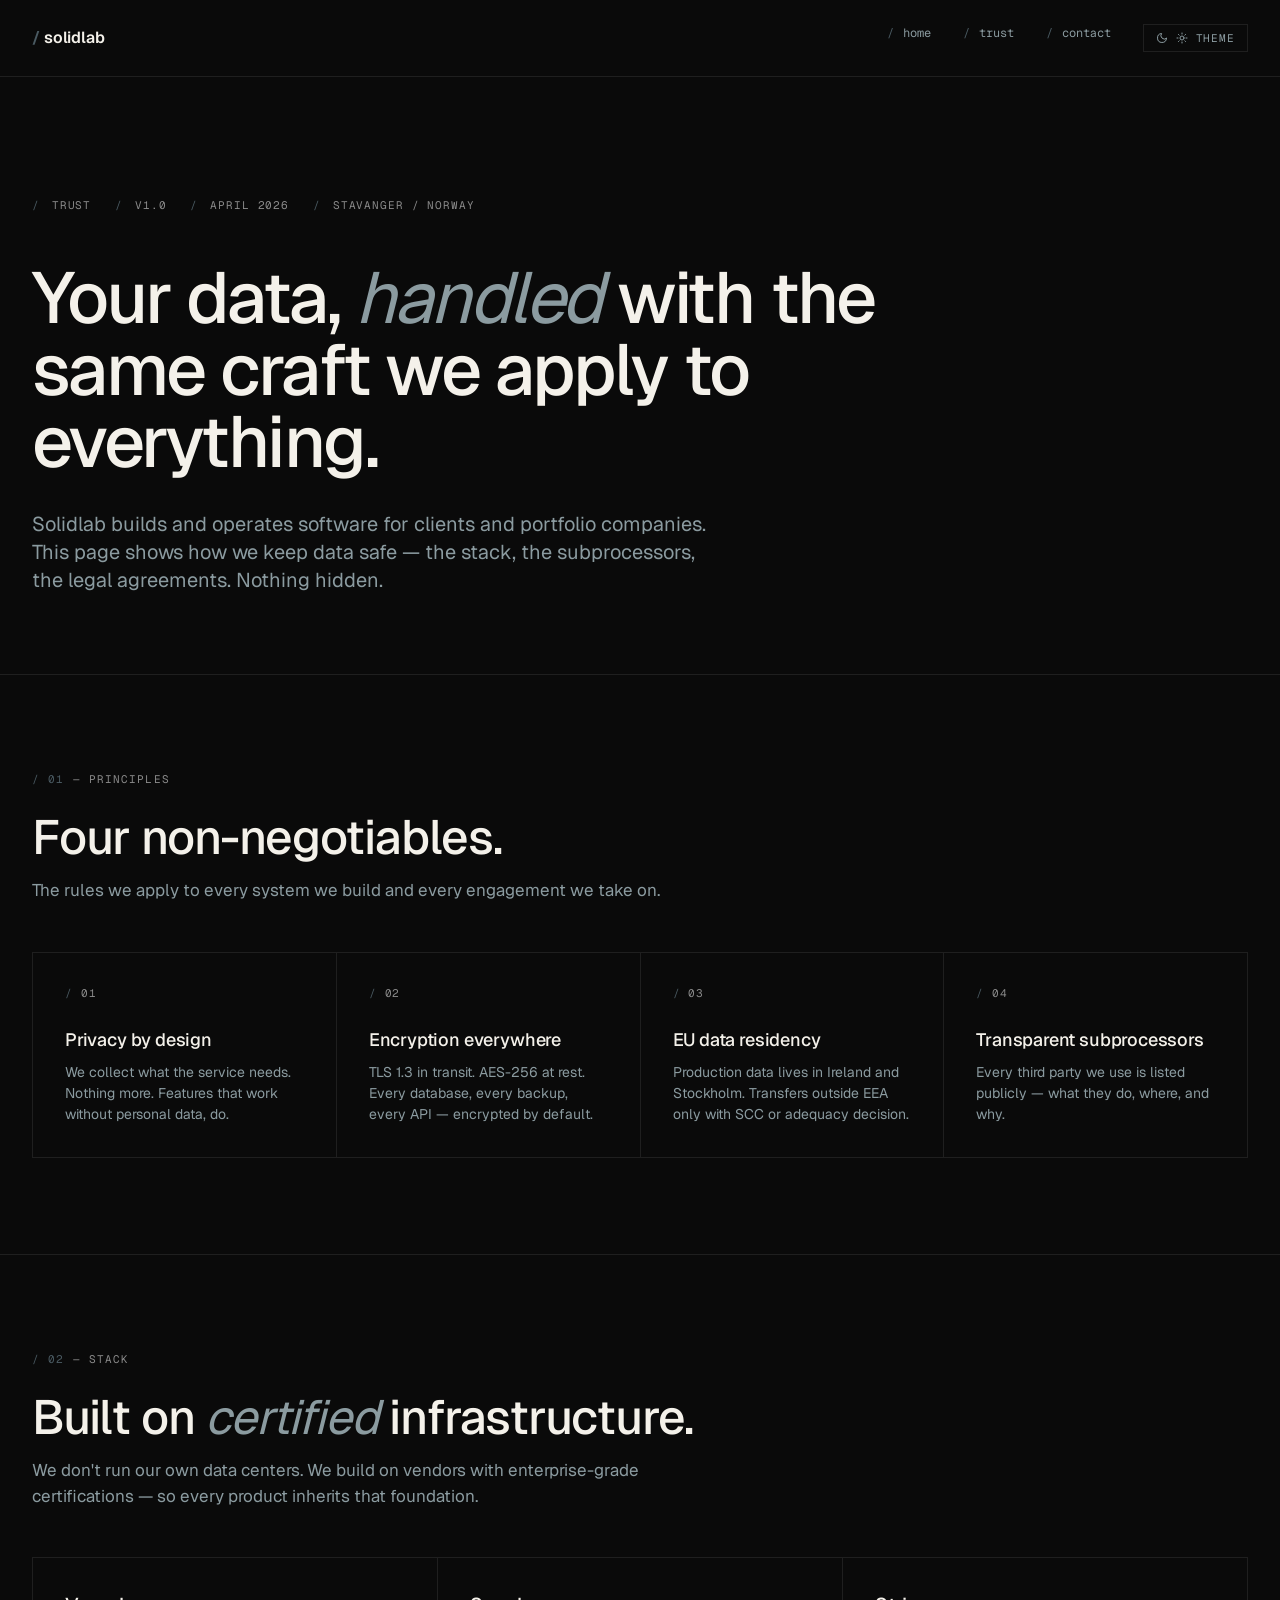
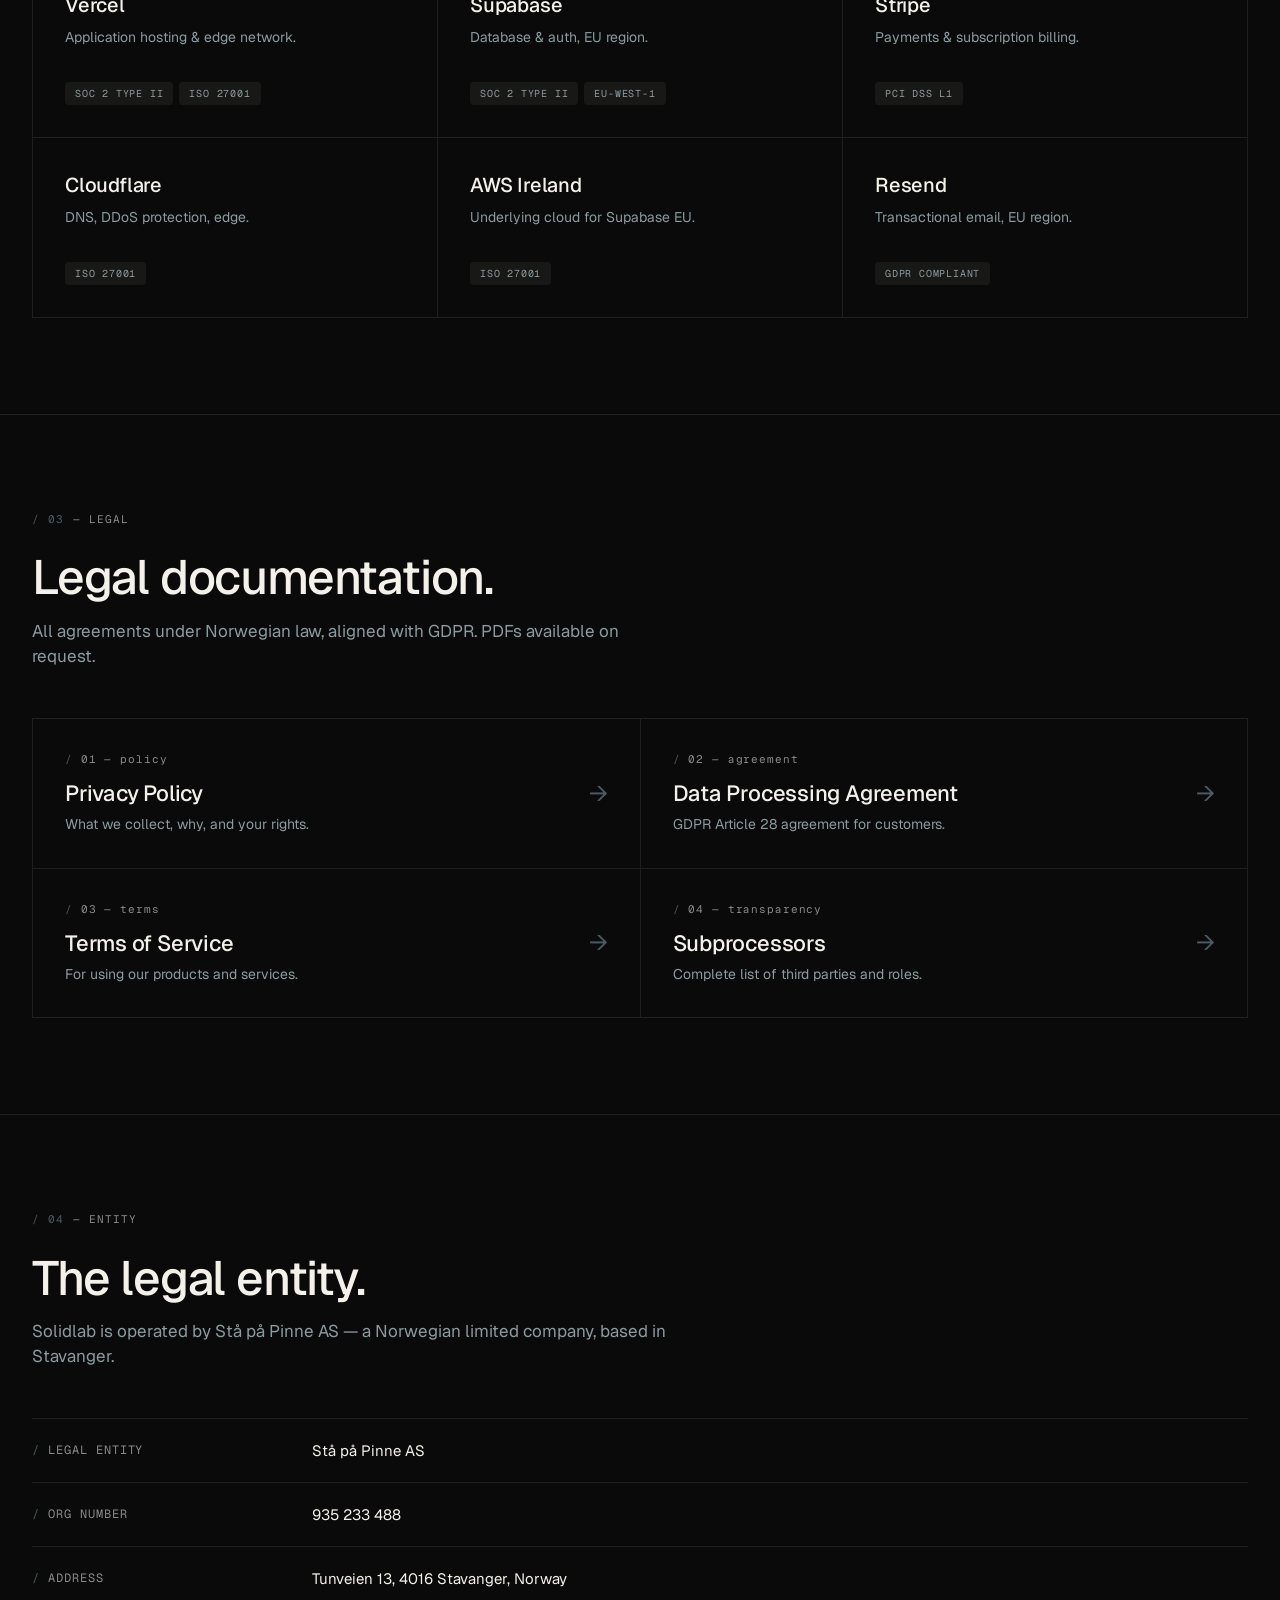
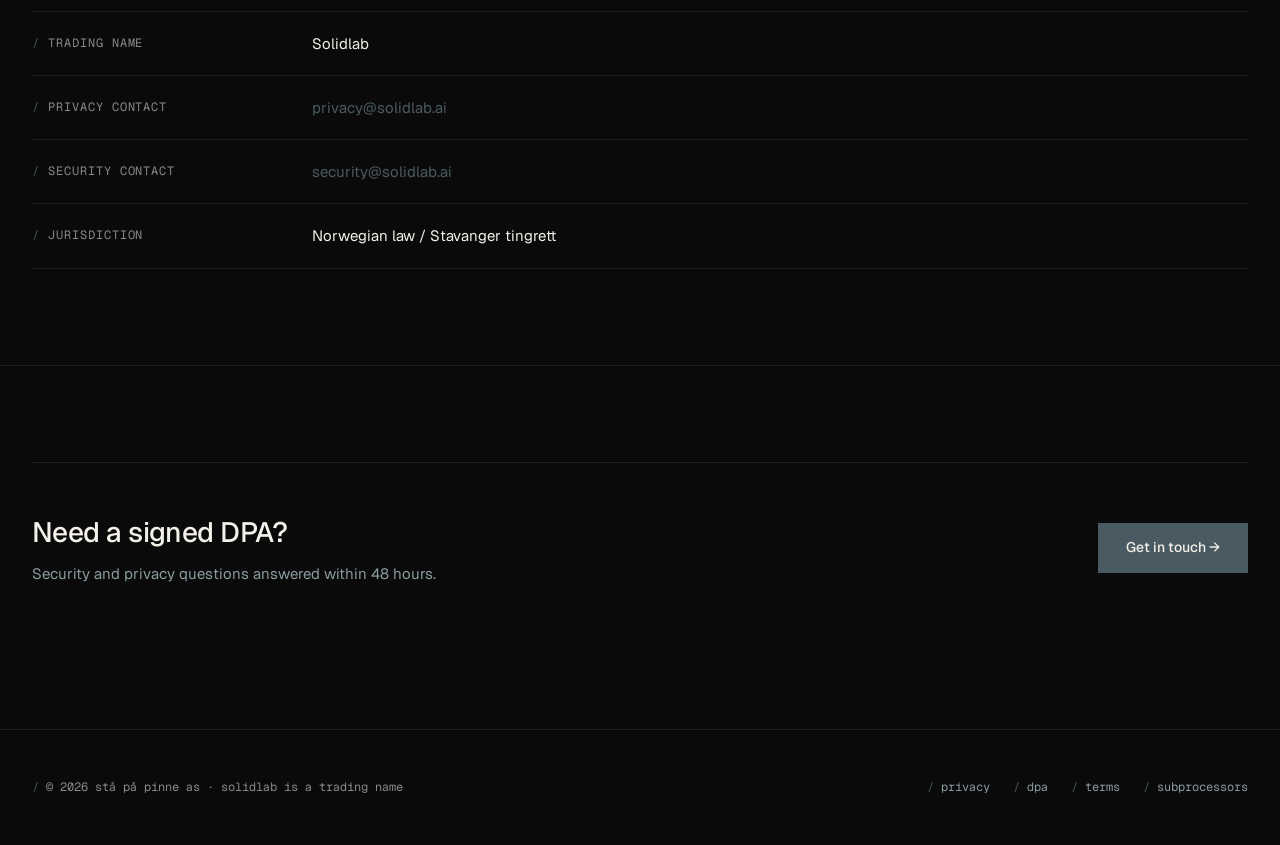
<file: trust.html>
<!DOCTYPE html>
<html lang="en">
<head>
<meta charset="UTF-8"/>
<script>
  // Theme initialization — runs before any render to prevent flash
  // Matches main solidlab.ai site exactly
  (function() {
    try {
      var saved = localStorage.getItem("solidlab-theme");
      if (saved === "light" || saved === "dark") {
        document.documentElement.setAttribute("data-theme", saved);
      } else {
        document.documentElement.setAttribute("data-theme", "dark");
      }
    } catch (e) {
      document.documentElement.setAttribute("data-theme", "dark");
    }
  })();
</script>
<meta name="viewport" content="width=device-width, initial-scale=1"/>
<title>/ trust — Solidlab</title>
<meta name="description" content="How Solidlab handles data. Stack, subprocessors, and legal documentation. Built in Stavanger."/>
<link rel="icon" type="image/svg+xml" href="/favicon.svg" media="(prefers-color-scheme: dark)">
<link rel="icon" type="image/svg+xml" href="/favicon-light.svg" media="(prefers-color-scheme: light)">
<link rel="icon" type="image/svg+xml" href="/favicon.svg">
<link rel="canonical" href="https://solidlab.ai/trust"/>
<link rel="preconnect" href="https://fonts.googleapis.com">
<link rel="preconnect" href="https://fonts.gstatic.com" crossorigin>
<link href="https://fonts.googleapis.com/css2?family=Geist:wght@400;500;600;700&family=Geist+Mono:wght@400;500&display=swap" rel="stylesheet">
<style>
  :root {
    /* dark is default — per brand spec v1.1 */
    --bg: #0A0A0A;
    --fg: #F4F1EA;
    --fg-secondary: #8B9BA0;
    --fg-tertiary: #8A8A8A;
    --accent: #4A5A62;
    --accent-hover: #6B8290;
    --divider: #1F1F1F;
    --tag-bg: rgba(244, 241, 234, 0.06);
    color-scheme: dark;
  }
  [data-theme="light"] {
    --bg: #F4F1EA;
    --fg: #0A0A0A;
    --fg-secondary: #5A5A5A;
    --fg-tertiary: #8A8A8A;
    --accent: #4A5A62;
    --accent-hover: #2F3B41;
    --divider: #E8E4DB;
    --tag-bg: rgba(10, 10, 10, 0.04);
    color-scheme: light;
  }

  /* theme toggle */
  .theme-toggle {
    display: inline-flex;
    align-items: center;
    gap: 8px;
    background: transparent;
    border: 1px solid var(--divider);
    color: var(--fg-secondary);
    padding: 6px 12px;
    font-family: 'Geist Mono', monospace;
    font-size: 11px;
    text-transform: uppercase;
    letter-spacing: 0.08em;
    cursor: pointer;
    transition: all 0.2s;
    font-weight: 400;
  }
  .theme-toggle:hover {
    color: var(--fg);
    border-color: var(--accent);
  }
  .theme-toggle .slash { color: var(--accent); }
  .theme-toggle .icon {
    width: 12px;
    height: 12px;
    display: inline-block;
  }
  /* Show correct icon based on theme */
  [data-theme="light"] .icon-sun { display: inline-block; }
  [data-theme="light"] .icon-moon { display: none; }
  .icon-sun { display: none; }
  .icon-moon { display: inline-block; }
  * { margin: 0; padding: 0; box-sizing: border-box; }
  html { scroll-behavior: smooth; }
  body {
    background: var(--bg);
    color: var(--fg);
    font-family: 'Geist', -apple-system, system-ui, sans-serif;
    font-size: 16px;
    line-height: 1.55;
    -webkit-font-smoothing: antialiased;
    font-feature-settings: 'ss01' on;
  }
  .container { max-width: 1280px; margin: 0 auto; padding: 0 32px; }

  /* NAV */
  nav {
    padding: 24px 0;
    border-bottom: 1px solid var(--divider);
  }
  nav .container { display: flex; justify-content: space-between; align-items: center; }
  nav .logo {
    color: var(--fg);
    text-decoration: none;
    font-weight: 600;
    font-size: 16px;
    letter-spacing: -0.01em;
  }
  nav .logo .slash { color: var(--accent); margin-right: 4px; }
  nav .links { display: flex; gap: 32px; font-family: 'Geist Mono', monospace; font-size: 12px; }
  nav .links a {
    color: var(--fg-secondary);
    text-decoration: none;
    transition: color 0.2s;
  }
  nav .links a .slash { color: var(--accent); margin-right: 2px; }
  nav .links a:hover { color: var(--fg); }

  /* HERO */
  header.hero {
    padding: 120px 0 80px;
    border-bottom: 1px solid var(--divider);
  }
  .meta-row {
    display: flex;
    gap: 24px;
    font-family: 'Geist Mono', monospace;
    font-size: 11px;
    text-transform: uppercase;
    letter-spacing: 0.08em;
    color: var(--fg-tertiary);
    margin-bottom: 48px;
  }
  .meta-row .slash { color: var(--accent); margin-right: 4px; }
  h1 {
    font-size: 72px;
    font-weight: 500;
    letter-spacing: -0.035em;
    line-height: 1;
    margin-bottom: 32px;
    max-width: 980px;
  }
  h1 em { font-style: italic; font-weight: 400; color: var(--fg-secondary); }
  .lead {
    font-size: 20px;
    color: var(--fg-secondary);
    max-width: 680px;
    line-height: 1.4;
  }

  /* SECTIONS */
  section {
    padding: 96px 0;
    border-bottom: 1px solid var(--divider);
  }
  section:last-of-type { border-bottom: none; }
  .section-label {
    font-family: 'Geist Mono', monospace;
    font-size: 11px;
    text-transform: uppercase;
    letter-spacing: 0.1em;
    color: var(--fg-tertiary);
    margin-bottom: 24px;
  }
  .section-label .num { color: var(--accent); }
  h2 {
    font-size: 48px;
    font-weight: 500;
    letter-spacing: -0.025em;
    line-height: 1.05;
    margin-bottom: 16px;
    max-width: 720px;
  }
  h2 em { font-style: italic; color: var(--fg-secondary); font-weight: 400; }
  .section-desc {
    color: var(--fg-secondary);
    margin-bottom: 48px;
    max-width: 640px;
    font-size: 17px;
    line-height: 1.5;
  }

  /* PRINCIPLES GRID */
  .principles {
    display: grid;
    grid-template-columns: repeat(4, 1fr);
    border-top: 1px solid var(--divider);
    border-left: 1px solid var(--divider);
  }
  .principle {
    padding: 32px;
    border-right: 1px solid var(--divider);
    border-bottom: 1px solid var(--divider);
  }
  .principle .num {
    font-family: 'Geist Mono', monospace;
    font-size: 11px;
    color: var(--fg-tertiary);
    margin-bottom: 24px;
    letter-spacing: 0.08em;
  }
  .principle .num .slash { color: var(--accent); }
  .principle h3 {
    font-size: 18px;
    font-weight: 500;
    margin-bottom: 8px;
    letter-spacing: -0.01em;
  }
  .principle p { color: var(--fg-secondary); font-size: 14px; line-height: 1.5; }

  /* INFRA GRID */
  .infra-grid {
    display: grid;
    grid-template-columns: repeat(3, 1fr);
    border-top: 1px solid var(--divider);
    border-left: 1px solid var(--divider);
  }
  .infra {
    padding: 32px;
    border-right: 1px solid var(--divider);
    border-bottom: 1px solid var(--divider);
    display: flex;
    flex-direction: column;
    justify-content: space-between;
    min-height: 180px;
  }
  .infra h3 { font-size: 20px; font-weight: 500; margin-bottom: 6px; letter-spacing: -0.01em; }
  .infra p { color: var(--fg-secondary); font-size: 14px; margin-bottom: 20px; }
  .tag {
    display: inline-block;
    padding: 4px 10px;
    border-radius: 4px;
    background: var(--tag-bg);
    font-family: 'Geist Mono', monospace;
    font-size: 10px;
    text-transform: uppercase;
    letter-spacing: 0.08em;
    color: var(--fg-secondary);
    margin-right: 6px;
  }

  /* LEGAL GRID */
  .legal-grid {
    display: grid;
    grid-template-columns: repeat(2, 1fr);
    gap: 0;
    border-top: 1px solid var(--divider);
    border-left: 1px solid var(--divider);
  }
  .legal-item {
    padding: 32px;
    border-right: 1px solid var(--divider);
    border-bottom: 1px solid var(--divider);
    text-decoration: none;
    color: var(--fg);
    display: flex;
    justify-content: space-between;
    align-items: center;
    transition: background 0.2s;
  }
  .legal-item:hover { background: var(--tag-bg); }
  .legal-item .meta {
    font-family: 'Geist Mono', monospace;
    font-size: 11px;
    color: var(--fg-tertiary);
    letter-spacing: 0.08em;
    margin-bottom: 8px;
  }
  .legal-item .meta .slash { color: var(--accent); }
  .legal-item .title { font-size: 22px; font-weight: 500; letter-spacing: -0.01em; margin-bottom: 4px; }
  .legal-item .desc { font-size: 14px; color: var(--fg-secondary); }
  .legal-item .arrow { color: var(--accent); font-size: 24px; }

  /* ENTITY TABLE */
  .entity-table {
    width: 100%;
    border-top: 1px solid var(--divider);
    border-collapse: collapse;
  }
  .entity-table tr { border-bottom: 1px solid var(--divider); }
  .entity-table td {
    padding: 20px 0;
    font-size: 15px;
    vertical-align: top;
  }
  .entity-table td:first-child {
    width: 280px;
    font-family: 'Geist Mono', monospace;
    font-size: 12px;
    color: var(--fg-tertiary);
    text-transform: uppercase;
    letter-spacing: 0.08em;
    padding-top: 22px;
  }
  .entity-table td:first-child .slash { color: var(--accent); }
  .entity-table a { color: var(--accent); text-decoration: none; }
  .entity-table a:hover { color: var(--accent-hover); text-decoration: underline; }

  /* CONTACT */
  .contact-block {
    padding: 48px 0;
    display: flex;
    justify-content: space-between;
    align-items: center;
    gap: 48px;
    border-top: 1px solid var(--divider);
  }
  .contact-block h3 { font-size: 28px; font-weight: 500; letter-spacing: -0.02em; margin-bottom: 8px; }
  .contact-block p { color: var(--fg-secondary); font-size: 15px; }
  .btn {
    background: var(--accent);
    color: var(--fg);
    padding: 14px 28px;
    text-decoration: none;
    font-weight: 500;
    font-size: 14px;
    transition: background 0.2s;
    border: none;
    white-space: nowrap;
    font-family: 'Geist', sans-serif;
  }
  [data-theme="light"] .btn { color: #F4F1EA; }
  .btn:hover { background: var(--accent-hover); }

  /* FOOTER */
  footer {
    padding: 48px 0;
    color: var(--fg-tertiary);
    font-size: 12px;
    font-family: 'Geist Mono', monospace;
    border-top: 1px solid var(--divider);
  }
  footer .container {
    display: flex;
    justify-content: space-between;
    flex-wrap: wrap;
    gap: 16px;
  }
  footer .slash { color: var(--accent); }
  footer a { color: var(--fg-secondary); text-decoration: none; margin-left: 16px; }
  footer a:hover { color: var(--fg); }

  @media (max-width: 900px) {
    h1 { font-size: 44px; }
    h2 { font-size: 32px; }
    .principles, .infra-grid { grid-template-columns: 1fr; }
    .legal-grid { grid-template-columns: 1fr; }
    .contact-block { flex-direction: column; align-items: flex-start; }
    .entity-table td:first-child { width: 160px; font-size: 10px; }
  }
</style>
</head>
<body>

<nav>
  <div class="container">
    <a href="/" class="logo"><span class="slash">/</span>solidlab</a>
    <div class="links">
      <a href="/"><span class="slash">/</span> home</a>
      <a href="/trust"><span class="slash">/</span> trust</a>
      <a href="mailto:hello@solidlab.ai"><span class="slash">/</span> contact</a>
      <button class="theme-toggle" onclick="toggleTheme()" aria-label="Toggle theme">
        <svg class="icon icon-moon" viewBox="0 0 24 24" fill="none" stroke="currentColor" stroke-width="2" stroke-linecap="round" stroke-linejoin="round"><path d="M21 12.79A9 9 0 1 1 11.21 3 7 7 0 0 0 21 12.79z"/></svg>
        <svg class="icon icon-sun" viewBox="0 0 24 24" fill="none" stroke="currentColor" stroke-width="2" stroke-linecap="round" stroke-linejoin="round"><circle cx="12" cy="12" r="4"/><line x1="12" y1="2" x2="12" y2="4"/><line x1="12" y1="20" x2="12" y2="22"/><line x1="4.93" y1="4.93" x2="6.34" y2="6.34"/><line x1="17.66" y1="17.66" x2="19.07" y2="19.07"/><line x1="2" y1="12" x2="4" y2="12"/><line x1="20" y1="12" x2="22" y2="12"/><line x1="4.93" y1="19.07" x2="6.34" y2="17.66"/><line x1="17.66" y1="6.34" x2="19.07" y2="4.93"/></svg>
        <span class="theme-label">theme</span>
      </button>
    </div>
  </div>
</nav>

<header class="hero">
  <div class="container">
    <div class="meta-row">
      <span><span class="slash">/</span> trust</span>
      <span><span class="slash">/</span> v1.0</span>
      <span><span class="slash">/</span> april 2026</span>
      <span><span class="slash">/</span> stavanger / norway</span>
    </div>
    <h1>Your data, <em>handled</em> with the same craft we apply to everything.</h1>
    <p class="lead">Solidlab builds and operates software for clients and portfolio companies. This page shows how we keep data safe — the stack, the subprocessors, the legal agreements. Nothing hidden.</p>
  </div>
</header>

<section>
  <div class="container">
    <div class="section-label"><span class="num">/ 01</span> — principles</div>
    <h2>Four non-negotiables.</h2>
    <p class="section-desc">The rules we apply to every system we build and every engagement we take on.</p>
    <div class="principles">
      <div class="principle">
        <div class="num"><span class="slash">/</span> 01</div>
        <h3>Privacy by design</h3>
        <p>We collect what the service needs. Nothing more. Features that work without personal data, do.</p>
      </div>
      <div class="principle">
        <div class="num"><span class="slash">/</span> 02</div>
        <h3>Encryption everywhere</h3>
        <p>TLS 1.3 in transit. AES-256 at rest. Every database, every backup, every API — encrypted by default.</p>
      </div>
      <div class="principle">
        <div class="num"><span class="slash">/</span> 03</div>
        <h3>EU data residency</h3>
        <p>Production data lives in Ireland and Stockholm. Transfers outside EEA only with SCC or adequacy decision.</p>
      </div>
      <div class="principle">
        <div class="num"><span class="slash">/</span> 04</div>
        <h3>Transparent subprocessors</h3>
        <p>Every third party we use is listed publicly — what they do, where, and why.</p>
      </div>
    </div>
  </div>
</section>

<section>
  <div class="container">
    <div class="section-label"><span class="num">/ 02</span> — stack</div>
    <h2>Built on <em>certified</em> infrastructure.</h2>
    <p class="section-desc">We don't run our own data centers. We build on vendors with enterprise-grade certifications — so every product inherits that foundation.</p>
    <div class="infra-grid">
      <div class="infra">
        <div>
          <h3>Vercel</h3>
          <p>Application hosting &amp; edge network.</p>
        </div>
        <div><span class="tag">SOC 2 Type II</span><span class="tag">ISO 27001</span></div>
      </div>
      <div class="infra">
        <div>
          <h3>Supabase</h3>
          <p>Database &amp; auth, EU region.</p>
        </div>
        <div><span class="tag">SOC 2 Type II</span><span class="tag">EU-west-1</span></div>
      </div>
      <div class="infra">
        <div>
          <h3>Stripe</h3>
          <p>Payments &amp; subscription billing.</p>
        </div>
        <div><span class="tag">PCI DSS L1</span></div>
      </div>
      <div class="infra">
        <div>
          <h3>Cloudflare</h3>
          <p>DNS, DDoS protection, edge.</p>
        </div>
        <div><span class="tag">ISO 27001</span></div>
      </div>
      <div class="infra">
        <div>
          <h3>AWS Ireland</h3>
          <p>Underlying cloud for Supabase EU.</p>
        </div>
        <div><span class="tag">ISO 27001</span></div>
      </div>
      <div class="infra">
        <div>
          <h3>Resend</h3>
          <p>Transactional email, EU region.</p>
        </div>
        <div><span class="tag">GDPR compliant</span></div>
      </div>
    </div>
  </div>
</section>

<section>
  <div class="container">
    <div class="section-label"><span class="num">/ 03</span> — legal</div>
    <h2>Legal documentation.</h2>
    <p class="section-desc">All agreements under Norwegian law, aligned with GDPR. PDFs available on request.</p>
    <div class="legal-grid">
      <a href="/legal/privacy" class="legal-item">
        <div>
          <div class="meta"><span class="slash">/</span> 01 — policy</div>
          <div class="title">Privacy Policy</div>
          <div class="desc">What we collect, why, and your rights.</div>
        </div>
        <div class="arrow">→</div>
      </a>
      <a href="/legal/dpa" class="legal-item">
        <div>
          <div class="meta"><span class="slash">/</span> 02 — agreement</div>
          <div class="title">Data Processing Agreement</div>
          <div class="desc">GDPR Article 28 agreement for customers.</div>
        </div>
        <div class="arrow">→</div>
      </a>
      <a href="/legal/terms" class="legal-item">
        <div>
          <div class="meta"><span class="slash">/</span> 03 — terms</div>
          <div class="title">Terms of Service</div>
          <div class="desc">For using our products and services.</div>
        </div>
        <div class="arrow">→</div>
      </a>
      <a href="/legal/subprocessors" class="legal-item">
        <div>
          <div class="meta"><span class="slash">/</span> 04 — transparency</div>
          <div class="title">Subprocessors</div>
          <div class="desc">Complete list of third parties and roles.</div>
        </div>
        <div class="arrow">→</div>
      </a>
    </div>
  </div>
</section>

<section>
  <div class="container">
    <div class="section-label"><span class="num">/ 04</span> — entity</div>
    <h2>The legal entity.</h2>
    <p class="section-desc">Solidlab is operated by Stå på Pinne AS — a Norwegian limited company, based in Stavanger.</p>
    <table class="entity-table">
      <tr>
        <td><span class="slash">/</span> legal entity</td>
        <td>Stå på Pinne AS</td>
      </tr>
      <tr>
        <td><span class="slash">/</span> org number</td>
        <td>935 233 488</td>
      </tr>
      <tr>
        <td><span class="slash">/</span> address</td>
        <td>Tunveien 13, 4016 Stavanger, Norway</td>
      </tr>
      <tr>
        <td><span class="slash">/</span> trading name</td>
        <td>Solidlab</td>
      </tr>
      <tr>
        <td><span class="slash">/</span> privacy contact</td>
        <td><a href="mailto:privacy@solidlab.ai">privacy@solidlab.ai</a></td>
      </tr>
      <tr>
        <td><span class="slash">/</span> security contact</td>
        <td><a href="mailto:security@solidlab.ai">security@solidlab.ai</a></td>
      </tr>
      <tr>
        <td><span class="slash">/</span> jurisdiction</td>
        <td>Norwegian law / Stavanger tingrett</td>
      </tr>
    </table>
  </div>
</section>

<section>
  <div class="container">
    <div class="contact-block">
      <div>
        <h3>Need a signed DPA?</h3>
        <p>Security and privacy questions answered within 48 hours.</p>
      </div>
      <a href="mailto:security@solidlab.ai" class="btn">Get in touch →</a>
    </div>
  </div>
</section>

<footer>
  <div class="container">
    <div><span class="slash">/</span> © 2026 stå på pinne as · solidlab is a trading name</div>
    <div>
      <a href="/legal/privacy"><span class="slash">/</span> privacy</a>
      <a href="/legal/dpa"><span class="slash">/</span> dpa</a>
      <a href="/legal/terms"><span class="slash">/</span> terms</a>
      <a href="/legal/subprocessors"><span class="slash">/</span> subprocessors</a>
    </div>
  </div>
</footer>

<script>
  function toggleTheme() {
    var current = document.documentElement.getAttribute('data-theme') || 'dark';
    var next = current === 'dark' ? 'light' : 'dark';
    document.documentElement.setAttribute('data-theme', next);
    try { localStorage.setItem('solidlab-theme', next); } catch (e) {}
  }
</script>
</body>
</html>
</file>
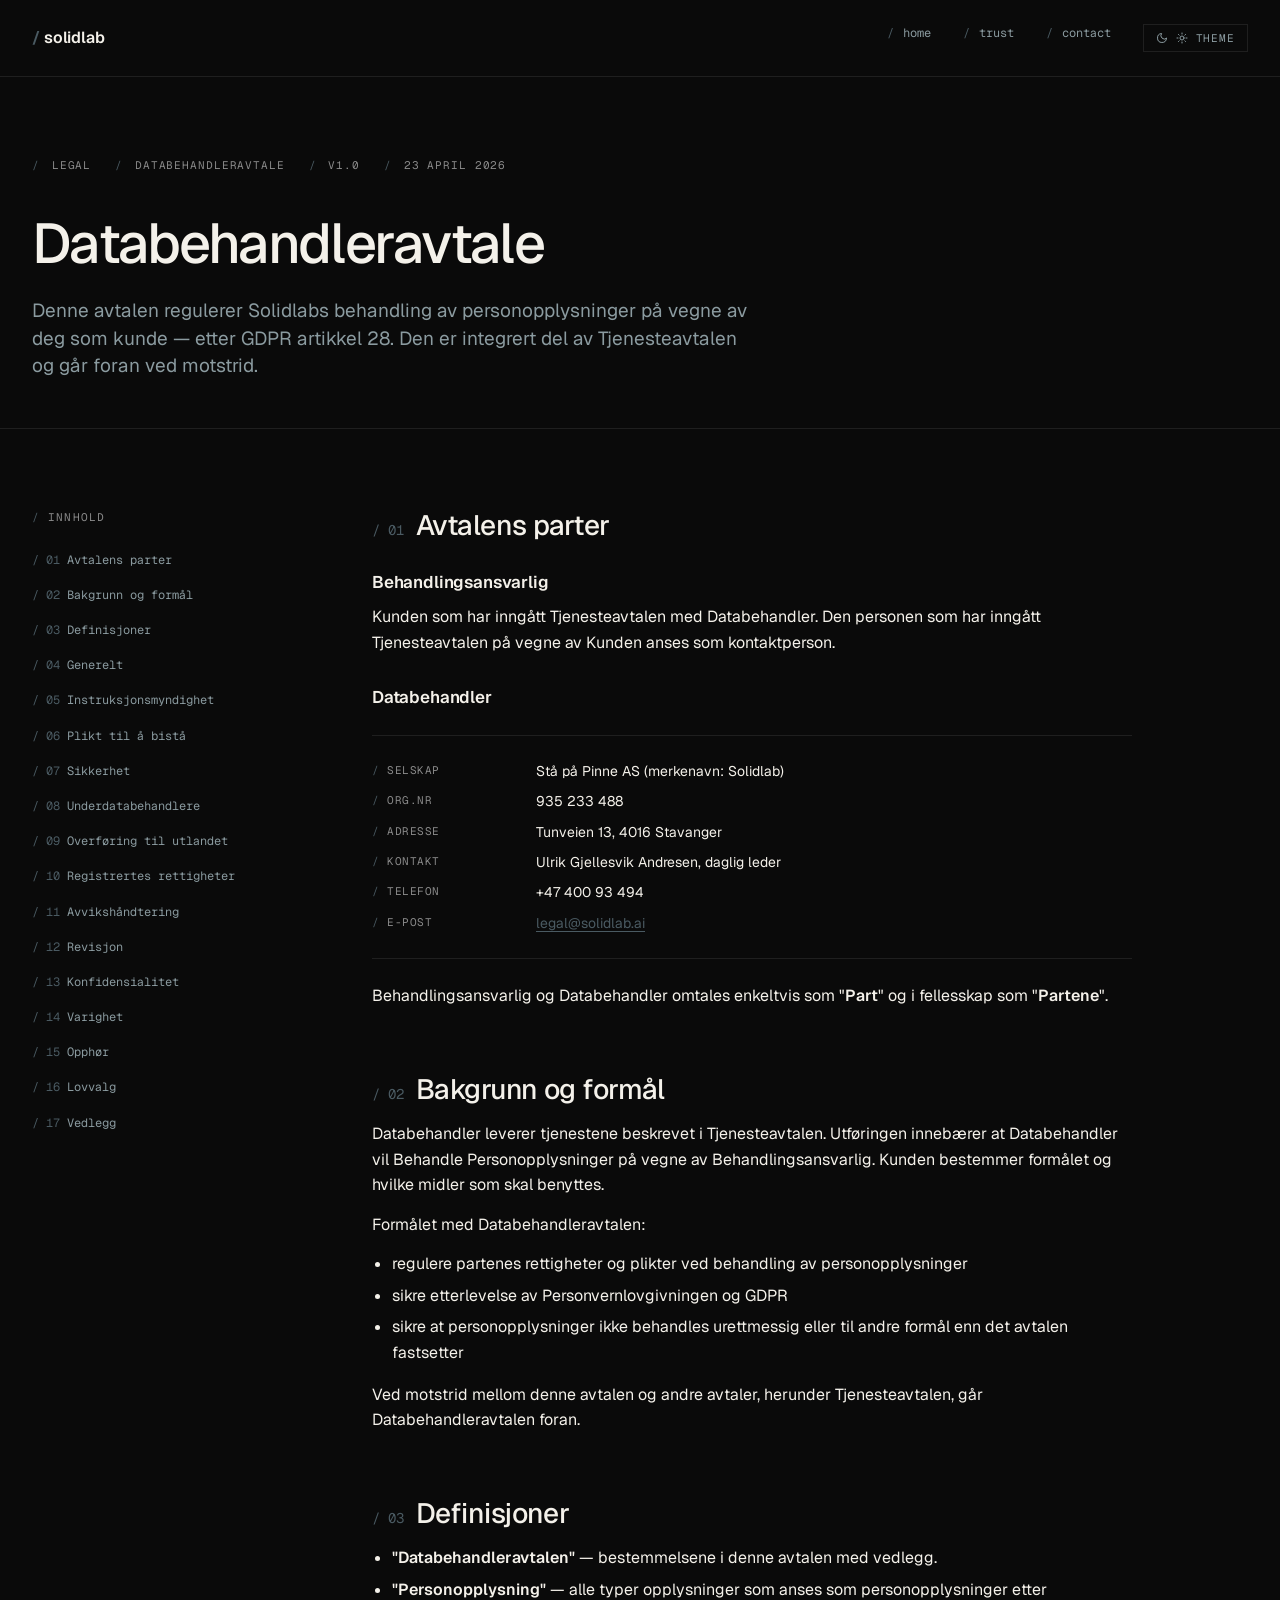
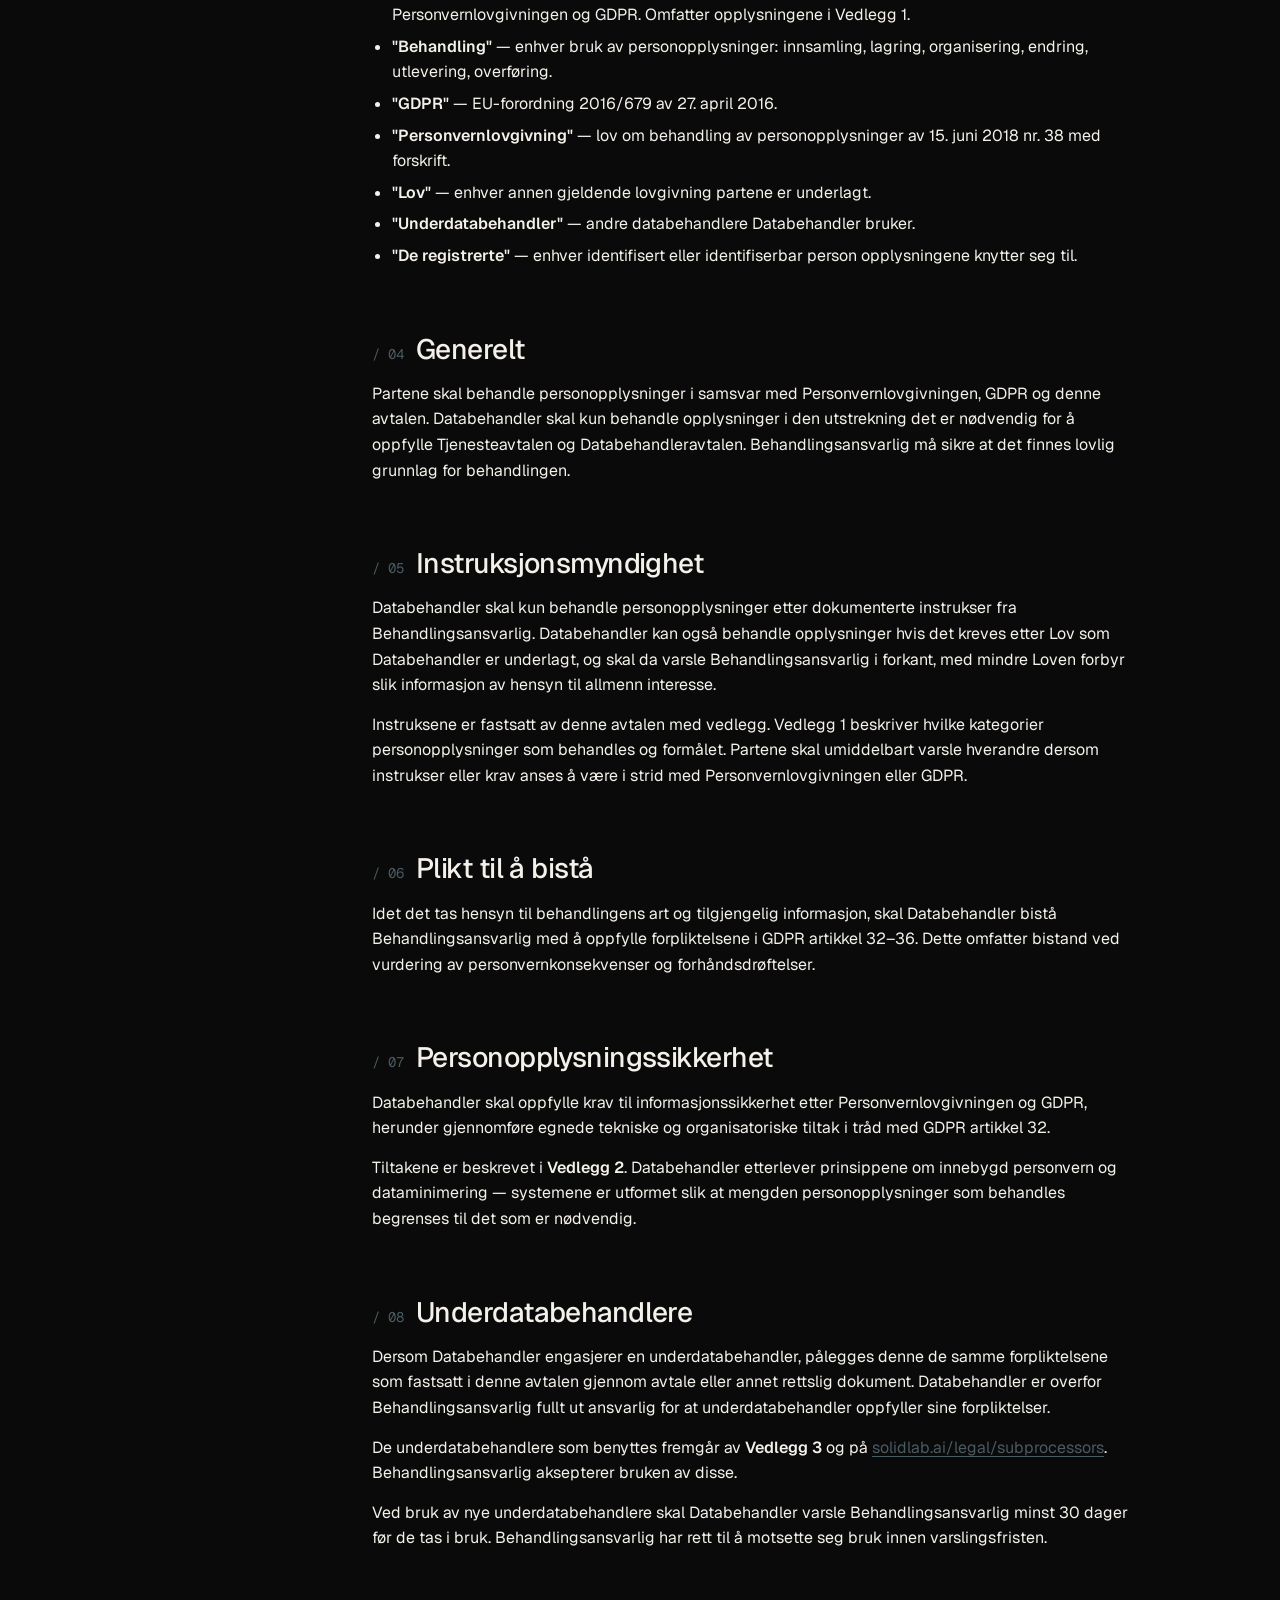
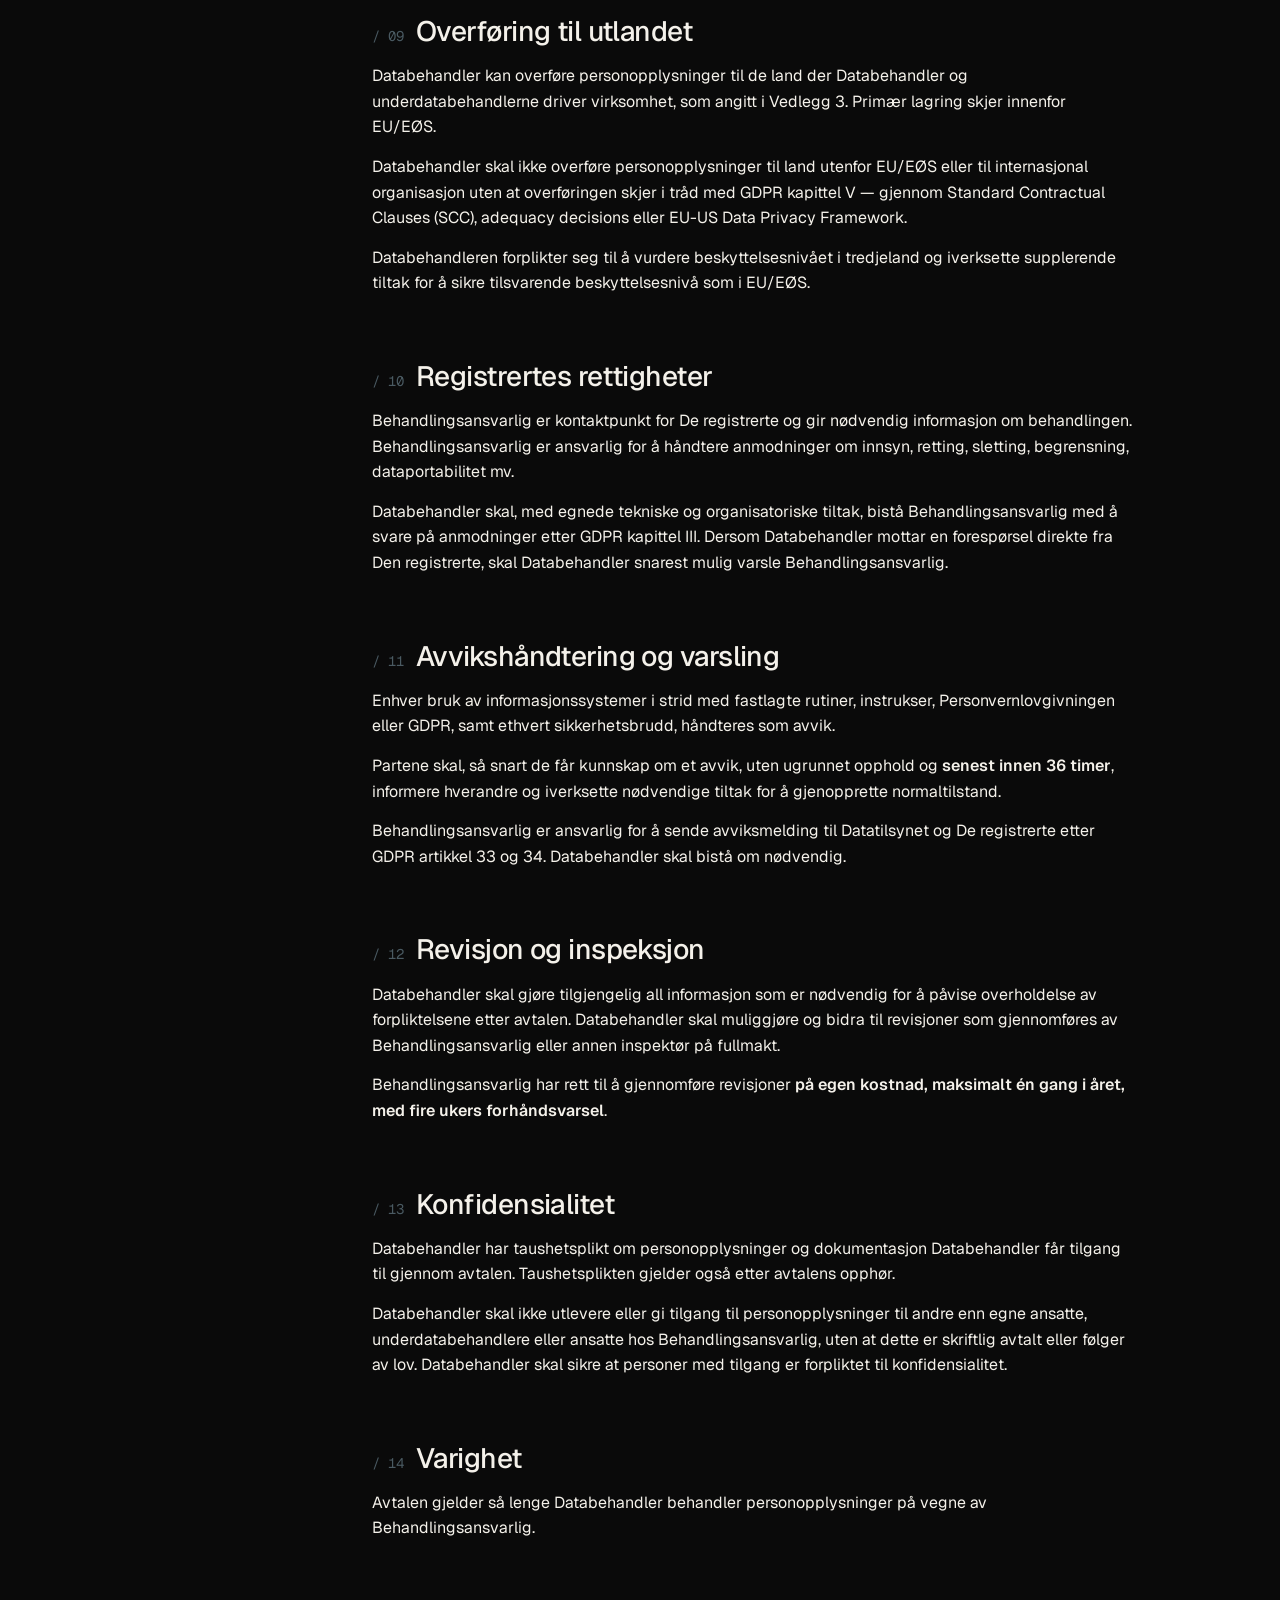
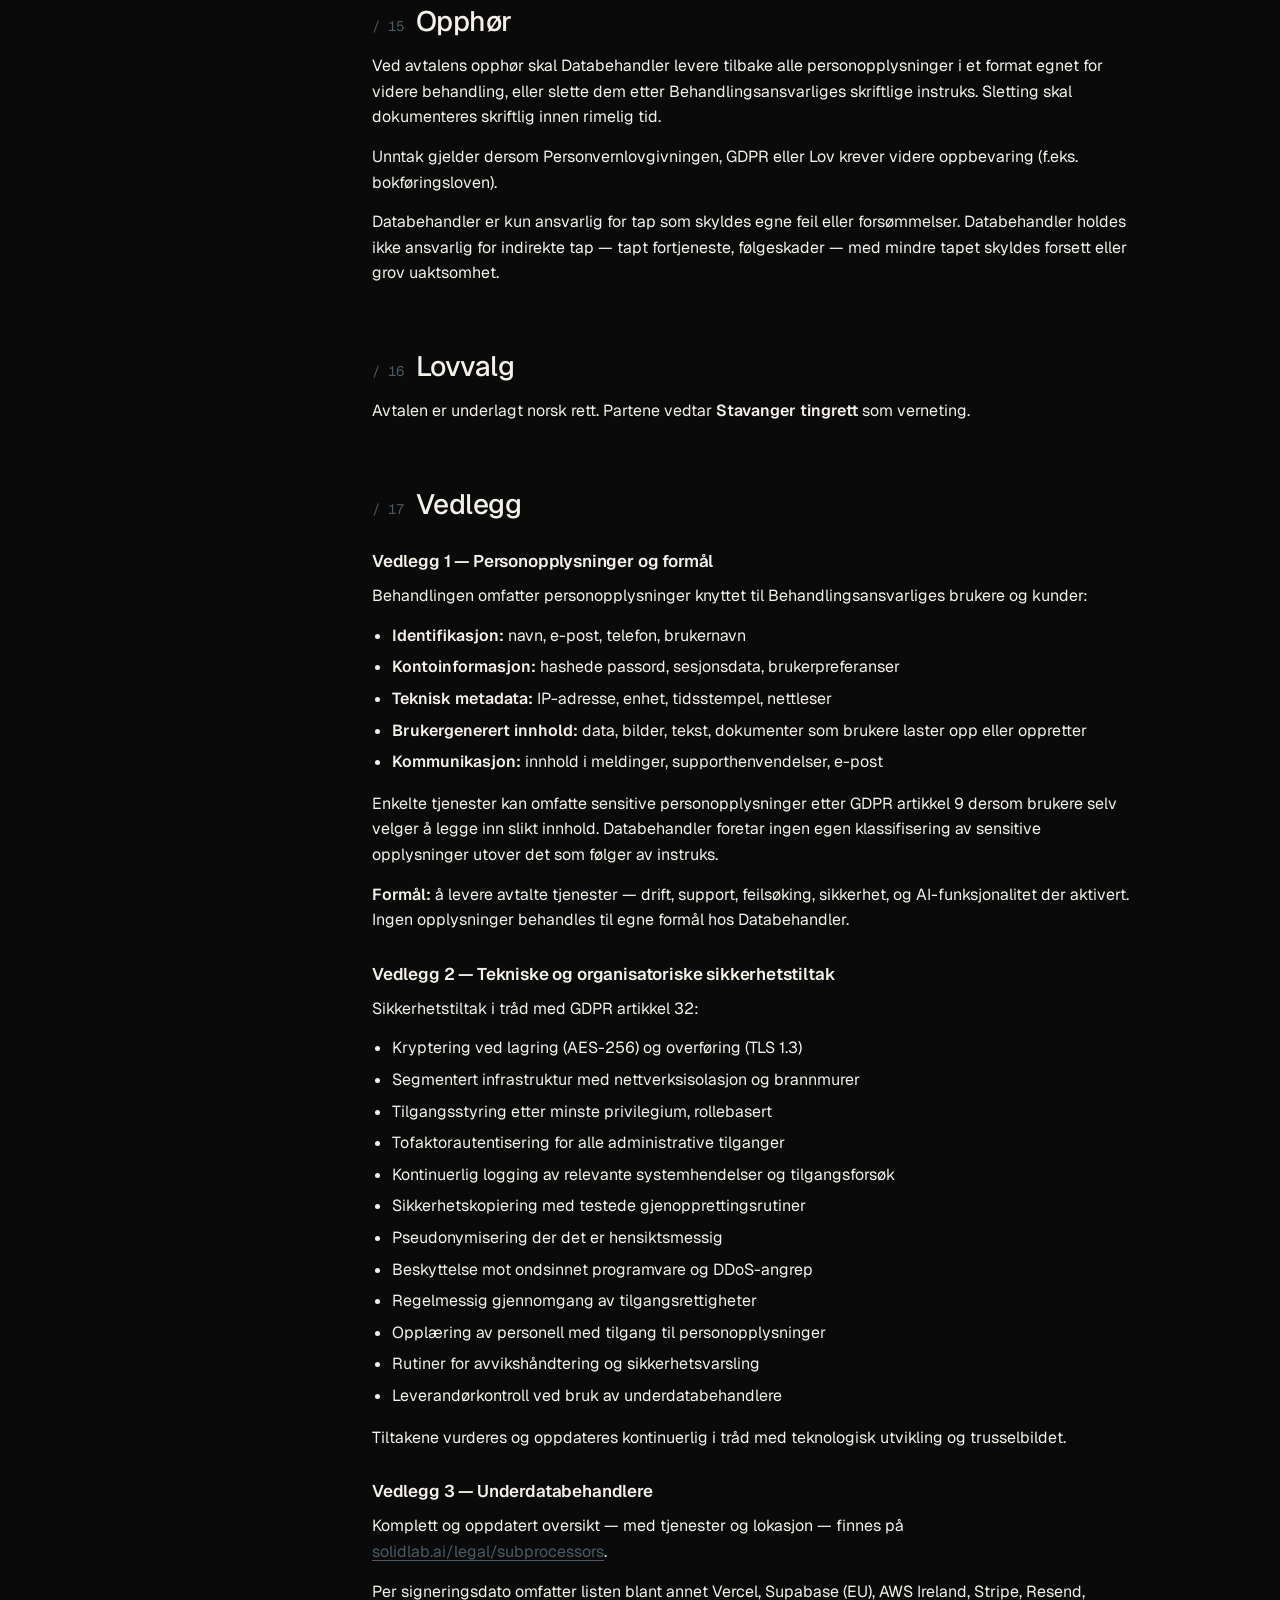
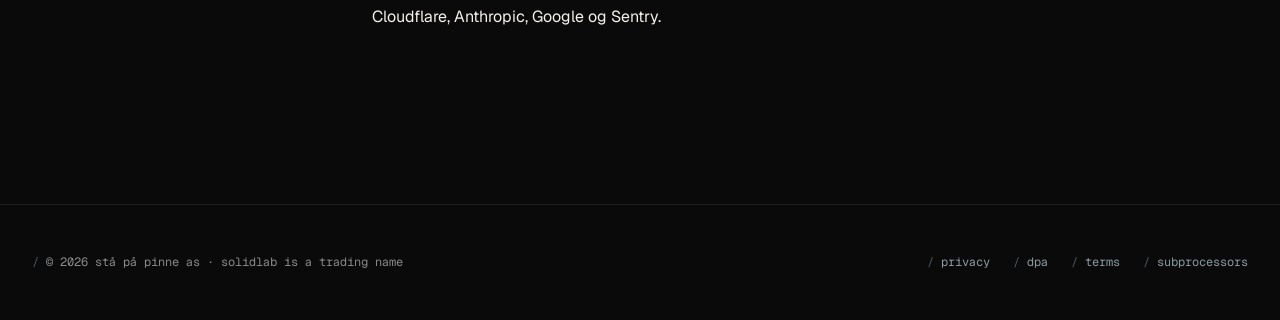
<file: legal/dpa.html>
<!DOCTYPE html>
<html lang="no">
<head>
<meta charset="UTF-8"/>
<script>
  // Theme initialization — runs before any render to prevent flash
  // Matches main solidlab.ai site exactly
  (function() {
    try {
      var saved = localStorage.getItem("solidlab-theme");
      if (saved === "light" || saved === "dark") {
        document.documentElement.setAttribute("data-theme", saved);
      } else {
        document.documentElement.setAttribute("data-theme", "dark");
      }
    } catch (e) {
      document.documentElement.setAttribute("data-theme", "dark");
    }
  })();
</script>
<meta name="viewport" content="width=device-width, initial-scale=1"/>
<title>/ dpa — Solidlab</title>
<meta name="description" content="Databehandleravtale (GDPR artikkel 28) for kunder av Solidlab (Stå på Pinne AS)."/>
<link rel="icon" type="image/svg+xml" href="/favicon.svg" media="(prefers-color-scheme: dark)">
<link rel="icon" type="image/svg+xml" href="/favicon-light.svg" media="(prefers-color-scheme: light)">
<link rel="icon" type="image/svg+xml" href="/favicon.svg">
<link rel="canonical" href="https://solidlab.ai/legal/dpa"/>
<link rel="preconnect" href="https://fonts.googleapis.com">
<link rel="preconnect" href="https://fonts.gstatic.com" crossorigin>
<link href="https://fonts.googleapis.com/css2?family=Geist:wght@400;500;600;700&family=Geist+Mono:wght@400;500&display=swap" rel="stylesheet">
<style>
  :root {
    /* dark is default — per brand spec v1.1 */
    --bg: #0A0A0A;
    --fg: #F4F1EA;
    --fg-secondary: #8B9BA0;
    --fg-tertiary: #8A8A8A;
    --accent: #4A5A62;
    --accent-hover: #6B8290;
    --divider: #1F1F1F;
    --tag-bg: rgba(244, 241, 234, 0.06);
    color-scheme: dark;
  }
  [data-theme="light"] {
    --bg: #F4F1EA;
    --fg: #0A0A0A;
    --fg-secondary: #5A5A5A;
    --fg-tertiary: #8A8A8A;
    --accent: #4A5A62;
    --accent-hover: #2F3B41;
    --divider: #E8E4DB;
    --tag-bg: rgba(10, 10, 10, 0.04);
    color-scheme: light;
  }

  /* theme toggle */
  .theme-toggle {
    display: inline-flex;
    align-items: center;
    gap: 8px;
    background: transparent;
    border: 1px solid var(--divider);
    color: var(--fg-secondary);
    padding: 6px 12px;
    font-family: 'Geist Mono', monospace;
    font-size: 11px;
    text-transform: uppercase;
    letter-spacing: 0.08em;
    cursor: pointer;
    transition: all 0.2s;
    font-weight: 400;
  }
  .theme-toggle:hover {
    color: var(--fg);
    border-color: var(--accent);
  }
  .theme-toggle .slash { color: var(--accent); }
  .theme-toggle .icon {
    width: 12px;
    height: 12px;
    display: inline-block;
  }
  /* Show correct icon based on theme */
  [data-theme="light"] .icon-sun { display: inline-block; }
  [data-theme="light"] .icon-moon { display: none; }
  .icon-sun { display: none; }
  .icon-moon { display: inline-block; }
  * { margin: 0; padding: 0; box-sizing: border-box; }
  html { scroll-behavior: smooth; }
  body { background: var(--bg); color: var(--fg); font-family: 'Geist', -apple-system, system-ui, sans-serif; font-size: 16px; line-height: 1.6; -webkit-font-smoothing: antialiased; font-feature-settings: 'ss01' on; }
  .container { max-width: 1280px; margin: 0 auto; padding: 0 32px; }

  nav { padding: 24px 0; border-bottom: 1px solid var(--divider); }
  nav .container { display: flex; justify-content: space-between; align-items: center; }
  nav .logo { color: var(--fg); text-decoration: none; font-weight: 600; font-size: 16px; letter-spacing: -0.01em; }
  nav .logo .slash { color: var(--accent); margin-right: 4px; }
  nav .links { display: flex; gap: 32px; font-family: 'Geist Mono', monospace; font-size: 12px; }
  nav .links a { color: var(--fg-secondary); text-decoration: none; transition: color 0.2s; }
  nav .links a .slash { color: var(--accent); margin-right: 2px; }
  nav .links a:hover { color: var(--fg); }

  .page-head { padding: 80px 0 48px; border-bottom: 1px solid var(--divider); }
  .meta-row { display: flex; gap: 24px; font-family: 'Geist Mono', monospace; font-size: 11px; text-transform: uppercase; letter-spacing: 0.08em; color: var(--fg-tertiary); margin-bottom: 40px; flex-wrap: wrap; }
  .meta-row .slash { color: var(--accent); margin-right: 4px; }
  h1 { font-size: 56px; font-weight: 500; letter-spacing: -0.03em; line-height: 1.05; margin-bottom: 24px; max-width: 900px; }
  h1 em { font-style: italic; color: var(--fg-secondary); font-weight: 400; }
  .lead { font-size: 19px; color: var(--fg-secondary); max-width: 720px; line-height: 1.45; }

  .layout { display: grid; grid-template-columns: 260px 1fr; gap: 80px; padding: 80px 0; }
  aside { position: sticky; top: 32px; align-self: start; }
  aside .toc-label { font-family: 'Geist Mono', monospace; font-size: 11px; text-transform: uppercase; letter-spacing: 0.1em; color: var(--fg-tertiary); margin-bottom: 16px; }
  aside .toc-label .slash { color: var(--accent); }
  aside ol { list-style: none; counter-reset: toc; font-family: 'Geist Mono', monospace; }
  aside ol li { counter-increment: toc; }
  aside ol li a {
    color: var(--fg-secondary);
    text-decoration: none;
    display: block;
    padding: 8px 0;
    font-size: 12px;
    border-left: 2px solid transparent;
    padding-left: 12px;
    margin-left: -14px;
    transition: all 0.2s;
  }
  aside ol li a::before {
    content: "/ " counter(toc, decimal-leading-zero) " ";
    color: var(--accent);
  }
  aside ol li a:hover { color: var(--fg); border-left-color: var(--accent); }

  article { max-width: 760px; }
  article h2 {
    font-size: 28px;
    font-weight: 500;
    letter-spacing: -0.02em;
    margin: 64px 0 16px;
    scroll-margin-top: 32px;
    line-height: 1.15;
  }
  article h2 .num {
    color: var(--accent);
    font-family: 'Geist Mono', monospace;
    font-size: 14px;
    margin-right: 12px;
    font-weight: 400;
    letter-spacing: 0;
  }
  article h2:first-of-type { margin-top: 0; }
  article h3 { font-size: 17px; font-weight: 600; margin: 28px 0 8px; letter-spacing: -0.01em; }
  article p { margin-bottom: 14px; color: var(--fg); }
  article ul { margin: 12px 0 16px 20px; }
  article li { margin-bottom: 6px; color: var(--fg); }
  article a { color: var(--accent); text-decoration: underline; text-underline-offset: 3px; }
  article a:hover { color: var(--accent-hover); }
  article strong { font-weight: 600; }

  .info-block {
    border-top: 1px solid var(--divider);
    border-bottom: 1px solid var(--divider);
    padding: 24px 0;
    margin: 24px 0;
    font-family: 'Geist Mono', monospace;
    font-size: 13px;
  }
  .info-block .row { display: flex; gap: 24px; margin-bottom: 8px; }
  .info-block .row:last-child { margin-bottom: 0; }
  .info-block .label { color: var(--fg-tertiary); min-width: 140px; text-transform: uppercase; letter-spacing: 0.05em; font-size: 11px; padding-top: 2px; }
  .info-block .label .slash { color: var(--accent); }
  .info-block .value { color: var(--fg); font-family: 'Geist', sans-serif; font-size: 14px; }
  .info-block .value a { font-family: inherit; }

  footer { padding: 48px 0; color: var(--fg-tertiary); font-size: 12px; font-family: 'Geist Mono', monospace; border-top: 1px solid var(--divider); margin-top: 80px; }
  footer .container { display: flex; justify-content: space-between; flex-wrap: wrap; gap: 16px; }
  footer .slash { color: var(--accent); }
  footer a { color: var(--fg-secondary); text-decoration: none; margin-left: 16px; }
  footer a:hover { color: var(--fg); }

  @media (max-width: 900px) {
    h1 { font-size: 36px; }
    .layout { grid-template-columns: 1fr; gap: 32px; padding: 40px 0; }
    aside { position: static; }
  }
</style>
</head>
<body>

<nav>
  <div class="container">
    <a href="/" class="logo"><span class="slash">/</span>solidlab</a>
    <div class="links">
      <a href="/"><span class="slash">/</span> home</a>
      <a href="/trust"><span class="slash">/</span> trust</a>
      <a href="mailto:hello@solidlab.ai"><span class="slash">/</span> contact</a>
      <button class="theme-toggle" onclick="toggleTheme()" aria-label="Toggle theme">
        <svg class="icon icon-moon" viewBox="0 0 24 24" fill="none" stroke="currentColor" stroke-width="2" stroke-linecap="round" stroke-linejoin="round"><path d="M21 12.79A9 9 0 1 1 11.21 3 7 7 0 0 0 21 12.79z"/></svg>
        <svg class="icon icon-sun" viewBox="0 0 24 24" fill="none" stroke="currentColor" stroke-width="2" stroke-linecap="round" stroke-linejoin="round"><circle cx="12" cy="12" r="4"/><line x1="12" y1="2" x2="12" y2="4"/><line x1="12" y1="20" x2="12" y2="22"/><line x1="4.93" y1="4.93" x2="6.34" y2="6.34"/><line x1="17.66" y1="17.66" x2="19.07" y2="19.07"/><line x1="2" y1="12" x2="4" y2="12"/><line x1="20" y1="12" x2="22" y2="12"/><line x1="4.93" y1="19.07" x2="6.34" y2="17.66"/><line x1="17.66" y1="6.34" x2="19.07" y2="4.93"/></svg>
        <span class="theme-label">theme</span>
      </button>
    </div>
  </div>
</nav>

<div class="page-head">
  <div class="container">
    <div class="meta-row">
      <span><span class="slash">/</span> legal</span>
      <span><span class="slash">/</span> databehandleravtale</span>
      <span><span class="slash">/</span> v1.0</span>
      <span><span class="slash">/</span> 23 april 2026</span>
    </div>
    <h1>Databehandler&shy;avtale</h1>
    <p class="lead">Denne avtalen regulerer Solidlabs behandling av personopplysninger på vegne av deg som kunde — etter GDPR artikkel 28. Den er integrert del av Tjenesteavtalen og går foran ved motstrid.</p>
  </div>
</div>

<div class="container">
<div class="layout">

<aside>
  <div class="toc-label"><span class="slash">/</span> innhold</div>
  <ol>
    <li><a href="#parter">Avtalens parter</a></li>
    <li><a href="#bakgrunn">Bakgrunn og formål</a></li>
    <li><a href="#definisjoner">Definisjoner</a></li>
    <li><a href="#generelt">Generelt</a></li>
    <li><a href="#instruks">Instruksjonsmyndighet</a></li>
    <li><a href="#bistand">Plikt til å bistå</a></li>
    <li><a href="#sikkerhet">Sikkerhet</a></li>
    <li><a href="#underdatabehandler">Underdatabehandlere</a></li>
    <li><a href="#overforing">Overføring til utlandet</a></li>
    <li><a href="#rettigheter">Registrertes rettigheter</a></li>
    <li><a href="#avvik">Avvikshåndtering</a></li>
    <li><a href="#revisjon">Revisjon</a></li>
    <li><a href="#konfidensialitet">Konfidensialitet</a></li>
    <li><a href="#varighet">Varighet</a></li>
    <li><a href="#opphor">Opphør</a></li>
    <li><a href="#lovvalg">Lovvalg</a></li>
    <li><a href="#vedlegg">Vedlegg</a></li>
  </ol>
</aside>

<article>

  <h2 id="parter"><span class="num">/ 01</span>Avtalens parter</h2>

  <h3>Behandlingsansvarlig</h3>
  <p>Kunden som har inngått Tjenesteavtalen med Databehandler. Den personen som har inngått Tjenesteavtalen på vegne av Kunden anses som kontaktperson.</p>

  <h3>Databehandler</h3>
  <div class="info-block">
    <div class="row"><div class="label"><span class="slash">/</span> selskap</div><div class="value">Stå på Pinne AS (merkenavn: Solidlab)</div></div>
    <div class="row"><div class="label"><span class="slash">/</span> org.nr</div><div class="value">935 233 488</div></div>
    <div class="row"><div class="label"><span class="slash">/</span> adresse</div><div class="value">Tunveien 13, 4016 Stavanger</div></div>
    <div class="row"><div class="label"><span class="slash">/</span> kontakt</div><div class="value">Ulrik Gjellesvik Andresen, daglig leder</div></div>
    <div class="row"><div class="label"><span class="slash">/</span> telefon</div><div class="value">+47 400 93 494</div></div>
    <div class="row"><div class="label"><span class="slash">/</span> e-post</div><div class="value"><a href="mailto:legal@solidlab.ai">legal@solidlab.ai</a></div></div>
  </div>
  <p>Behandlingsansvarlig og Databehandler omtales enkeltvis som "<strong>Part</strong>" og i fellesskap som "<strong>Partene</strong>".</p>

  <h2 id="bakgrunn"><span class="num">/ 02</span>Bakgrunn og formål</h2>
  <p>Databehandler leverer tjenestene beskrevet i Tjenesteavtalen. Utføringen innebærer at Databehandler vil Behandle Personopplysninger på vegne av Behandlingsansvarlig. Kunden bestemmer formålet og hvilke midler som skal benyttes.</p>
  <p>Formålet med Databehandleravtalen:</p>
  <ul>
    <li>regulere partenes rettigheter og plikter ved behandling av personopplysninger</li>
    <li>sikre etterlevelse av Personvernlovgivningen og GDPR</li>
    <li>sikre at personopplysninger ikke behandles urettmessig eller til andre formål enn det avtalen fastsetter</li>
  </ul>
  <p>Ved motstrid mellom denne avtalen og andre avtaler, herunder Tjenesteavtalen, går Databehandleravtalen foran.</p>

  <h2 id="definisjoner"><span class="num">/ 03</span>Definisjoner</h2>
  <ul>
    <li><strong>"Databehandleravtalen"</strong> — bestemmelsene i denne avtalen med vedlegg.</li>
    <li><strong>"Personopplysning"</strong> — alle typer opplysninger som anses som personopplysninger etter Personvernlovgivningen og GDPR. Omfatter opplysningene i Vedlegg 1.</li>
    <li><strong>"Behandling"</strong> — enhver bruk av personopplysninger: innsamling, lagring, organisering, endring, utlevering, overføring.</li>
    <li><strong>"GDPR"</strong> — EU-forordning 2016/679 av 27. april 2016.</li>
    <li><strong>"Personvernlovgivning"</strong> — lov om behandling av personopplysninger av 15. juni 2018 nr. 38 med forskrift.</li>
    <li><strong>"Lov"</strong> — enhver annen gjeldende lovgivning partene er underlagt.</li>
    <li><strong>"Underdatabehandler"</strong> — andre databehandlere Databehandler bruker.</li>
    <li><strong>"De registrerte"</strong> — enhver identifisert eller identifiserbar person opplysningene knytter seg til.</li>
  </ul>

  <h2 id="generelt"><span class="num">/ 04</span>Generelt</h2>
  <p>Partene skal behandle personopplysninger i samsvar med Personvernlovgivningen, GDPR og denne avtalen. Databehandler skal kun behandle opplysninger i den utstrekning det er nødvendig for å oppfylle Tjenesteavtalen og Databehandleravtalen. Behandlingsansvarlig må sikre at det finnes lovlig grunnlag for behandlingen.</p>

  <h2 id="instruks"><span class="num">/ 05</span>Instruksjonsmyndighet</h2>
  <p>Databehandler skal kun behandle personopplysninger etter dokumenterte instrukser fra Behandlingsansvarlig. Databehandler kan også behandle opplysninger hvis det kreves etter Lov som Databehandler er underlagt, og skal da varsle Behandlingsansvarlig i forkant, med mindre Loven forbyr slik informasjon av hensyn til allmenn interesse.</p>
  <p>Instruksene er fastsatt av denne avtalen med vedlegg. Vedlegg 1 beskriver hvilke kategorier personopplysninger som behandles og formålet. Partene skal umiddelbart varsle hverandre dersom instrukser eller krav anses å være i strid med Personvernlovgivningen eller GDPR.</p>

  <h2 id="bistand"><span class="num">/ 06</span>Plikt til å bistå</h2>
  <p>Idet det tas hensyn til behandlingens art og tilgjengelig informasjon, skal Databehandler bistå Behandlingsansvarlig med å oppfylle forpliktelsene i GDPR artikkel 32–36. Dette omfatter bistand ved vurdering av personvernkonsekvenser og forhåndsdrøftelser.</p>

  <h2 id="sikkerhet"><span class="num">/ 07</span>Personopplysningssikkerhet</h2>
  <p>Databehandler skal oppfylle krav til informasjonssikkerhet etter Personvernlovgivningen og GDPR, herunder gjennomføre egnede tekniske og organisatoriske tiltak i tråd med GDPR artikkel 32.</p>
  <p>Tiltakene er beskrevet i <strong>Vedlegg 2</strong>. Databehandler etterlever prinsippene om innebygd personvern og dataminimering — systemene er utformet slik at mengden personopplysninger som behandles begrenses til det som er nødvendig.</p>

  <h2 id="underdatabehandler"><span class="num">/ 08</span>Underdatabehandlere</h2>
  <p>Dersom Databehandler engasjerer en underdatabehandler, pålegges denne de samme forpliktelsene som fastsatt i denne avtalen gjennom avtale eller annet rettslig dokument. Databehandler er overfor Behandlingsansvarlig fullt ut ansvarlig for at underdatabehandler oppfyller sine forpliktelser.</p>
  <p>De underdatabehandlere som benyttes fremgår av <strong>Vedlegg 3</strong> og på <a href="/legal/subprocessors">solidlab.ai/legal/subprocessors</a>. Behandlingsansvarlig aksepterer bruken av disse.</p>
  <p>Ved bruk av nye underdatabehandlere skal Databehandler varsle Behandlingsansvarlig minst 30 dager før de tas i bruk. Behandlingsansvarlig har rett til å motsette seg bruk innen varslingsfristen.</p>

  <h2 id="overforing"><span class="num">/ 09</span>Overføring til utlandet</h2>
  <p>Databehandler kan overføre personopplysninger til de land der Databehandler og underdatabehandlerne driver virksomhet, som angitt i Vedlegg 3. Primær lagring skjer innenfor EU/EØS.</p>
  <p>Databehandler skal ikke overføre personopplysninger til land utenfor EU/EØS eller til internasjonal organisasjon uten at overføringen skjer i tråd med GDPR kapittel V — gjennom Standard Contractual Clauses (SCC), adequacy decisions eller EU-US Data Privacy Framework.</p>
  <p>Databehandleren forplikter seg til å vurdere beskyttelsesnivået i tredjeland og iverksette supplerende tiltak for å sikre tilsvarende beskyttelsesnivå som i EU/EØS.</p>

  <h2 id="rettigheter"><span class="num">/ 10</span>Registrertes rettigheter</h2>
  <p>Behandlingsansvarlig er kontaktpunkt for De registrerte og gir nødvendig informasjon om behandlingen. Behandlingsansvarlig er ansvarlig for å håndtere anmodninger om innsyn, retting, sletting, begrensning, dataportabilitet mv.</p>
  <p>Databehandler skal, med egnede tekniske og organisatoriske tiltak, bistå Behandlingsansvarlig med å svare på anmodninger etter GDPR kapittel III. Dersom Databehandler mottar en forespørsel direkte fra Den registrerte, skal Databehandler snarest mulig varsle Behandlingsansvarlig.</p>

  <h2 id="avvik"><span class="num">/ 11</span>Avvikshåndtering og varsling</h2>
  <p>Enhver bruk av informasjonssystemer i strid med fastlagte rutiner, instrukser, Personvernlovgivningen eller GDPR, samt ethvert sikkerhetsbrudd, håndteres som avvik.</p>
  <p>Partene skal, så snart de får kunnskap om et avvik, uten ugrunnet opphold og <strong>senest innen 36 timer</strong>, informere hverandre og iverksette nødvendige tiltak for å gjenopprette normaltilstand.</p>
  <p>Behandlingsansvarlig er ansvarlig for å sende avviksmelding til Datatilsynet og De registrerte etter GDPR artikkel 33 og 34. Databehandler skal bistå om nødvendig.</p>

  <h2 id="revisjon"><span class="num">/ 12</span>Revisjon og inspeksjon</h2>
  <p>Databehandler skal gjøre tilgjengelig all informasjon som er nødvendig for å påvise overholdelse av forpliktelsene etter avtalen. Databehandler skal muliggjøre og bidra til revisjoner som gjennomføres av Behandlingsansvarlig eller annen inspektør på fullmakt.</p>
  <p>Behandlingsansvarlig har rett til å gjennomføre revisjoner <strong>på egen kostnad, maksimalt én gang i året, med fire ukers forhåndsvarsel</strong>.</p>

  <h2 id="konfidensialitet"><span class="num">/ 13</span>Konfidensialitet</h2>
  <p>Databehandler har taushetsplikt om personopplysninger og dokumentasjon Databehandler får tilgang til gjennom avtalen. Taushetsplikten gjelder også etter avtalens opphør.</p>
  <p>Databehandler skal ikke utlevere eller gi tilgang til personopplysninger til andre enn egne ansatte, underdatabehandlere eller ansatte hos Behandlingsansvarlig, uten at dette er skriftlig avtalt eller følger av lov. Databehandler skal sikre at personer med tilgang er forpliktet til konfidensialitet.</p>

  <h2 id="varighet"><span class="num">/ 14</span>Varighet</h2>
  <p>Avtalen gjelder så lenge Databehandler behandler personopplysninger på vegne av Behandlingsansvarlig.</p>

  <h2 id="opphor"><span class="num">/ 15</span>Opphør</h2>
  <p>Ved avtalens opphør skal Databehandler levere tilbake alle personopplysninger i et format egnet for videre behandling, eller slette dem etter Behandlingsansvarliges skriftlige instruks. Sletting skal dokumenteres skriftlig innen rimelig tid.</p>
  <p>Unntak gjelder dersom Personvernlovgivningen, GDPR eller Lov krever videre oppbevaring (f.eks. bokføringsloven).</p>
  <p>Databehandler er kun ansvarlig for tap som skyldes egne feil eller forsømmelser. Databehandler holdes ikke ansvarlig for indirekte tap — tapt fortjeneste, følgeskader — med mindre tapet skyldes forsett eller grov uaktsomhet.</p>

  <h2 id="lovvalg"><span class="num">/ 16</span>Lovvalg</h2>
  <p>Avtalen er underlagt norsk rett. Partene vedtar <strong>Stavanger tingrett</strong> som verneting.</p>

  <h2 id="vedlegg"><span class="num">/ 17</span>Vedlegg</h2>

  <h3>Vedlegg 1 — Personopplysninger og formål</h3>
  <p>Behandlingen omfatter personopplysninger knyttet til Behandlingsansvarliges brukere og kunder:</p>
  <ul>
    <li><strong>Identifikasjon:</strong> navn, e-post, telefon, brukernavn</li>
    <li><strong>Kontoinformasjon:</strong> hashede passord, sesjonsdata, brukerpreferanser</li>
    <li><strong>Teknisk metadata:</strong> IP-adresse, enhet, tidsstempel, nettleser</li>
    <li><strong>Brukergenerert innhold:</strong> data, bilder, tekst, dokumenter som brukere laster opp eller oppretter</li>
    <li><strong>Kommunikasjon:</strong> innhold i meldinger, supporthenvendelser, e-post</li>
  </ul>
  <p>Enkelte tjenester kan omfatte sensitive personopplysninger etter GDPR artikkel 9 dersom brukere selv velger å legge inn slikt innhold. Databehandler foretar ingen egen klassifisering av sensitive opplysninger utover det som følger av instruks.</p>
  <p><strong>Formål:</strong> å levere avtalte tjenester — drift, support, feilsøking, sikkerhet, og AI-funksjonalitet der aktivert. Ingen opplysninger behandles til egne formål hos Databehandler.</p>

  <h3>Vedlegg 2 — Tekniske og organisatoriske sikkerhetstiltak</h3>
  <p>Sikkerhetstiltak i tråd med GDPR artikkel 32:</p>
  <ul>
    <li>Kryptering ved lagring (AES-256) og overføring (TLS 1.3)</li>
    <li>Segmentert infrastruktur med nettverksisolasjon og brannmurer</li>
    <li>Tilgangsstyring etter minste privilegium, rollebasert</li>
    <li>Tofaktorautentisering for alle administrative tilganger</li>
    <li>Kontinuerlig logging av relevante systemhendelser og tilgangsforsøk</li>
    <li>Sikkerhetskopiering med testede gjenopprettingsrutiner</li>
    <li>Pseudonymisering der det er hensiktsmessig</li>
    <li>Beskyttelse mot ondsinnet programvare og DDoS-angrep</li>
    <li>Regelmessig gjennomgang av tilgangsrettigheter</li>
    <li>Opplæring av personell med tilgang til personopplysninger</li>
    <li>Rutiner for avvikshåndtering og sikkerhetsvarsling</li>
    <li>Leverandørkontroll ved bruk av underdatabehandlere</li>
  </ul>
  <p>Tiltakene vurderes og oppdateres kontinuerlig i tråd med teknologisk utvikling og trusselbildet.</p>

  <h3>Vedlegg 3 — Underdatabehandlere</h3>
  <p>Komplett og oppdatert oversikt — med tjenester og lokasjon — finnes på <a href="/legal/subprocessors">solidlab.ai/legal/subprocessors</a>.</p>
  <p>Per signeringsdato omfatter listen blant annet Vercel, Supabase (EU), AWS Ireland, Stripe, Resend, Cloudflare, Anthropic, Google og Sentry.</p>

</article>

</div>
</div>

<footer>
  <div class="container">
    <div><span class="slash">/</span> © 2026 stå på pinne as · solidlab is a trading name</div>
    <div>
      <a href="/legal/privacy"><span class="slash">/</span> privacy</a>
      <a href="/legal/dpa"><span class="slash">/</span> dpa</a>
      <a href="/legal/terms"><span class="slash">/</span> terms</a>
      <a href="/legal/subprocessors"><span class="slash">/</span> subprocessors</a>
    </div>
  </div>
</footer>

<script>
  function toggleTheme() {
    var current = document.documentElement.getAttribute('data-theme') || 'dark';
    var next = current === 'dark' ? 'light' : 'dark';
    document.documentElement.setAttribute('data-theme', next);
    try { localStorage.setItem('solidlab-theme', next); } catch (e) {}
  }
</script>
</body>
</html>
</file>
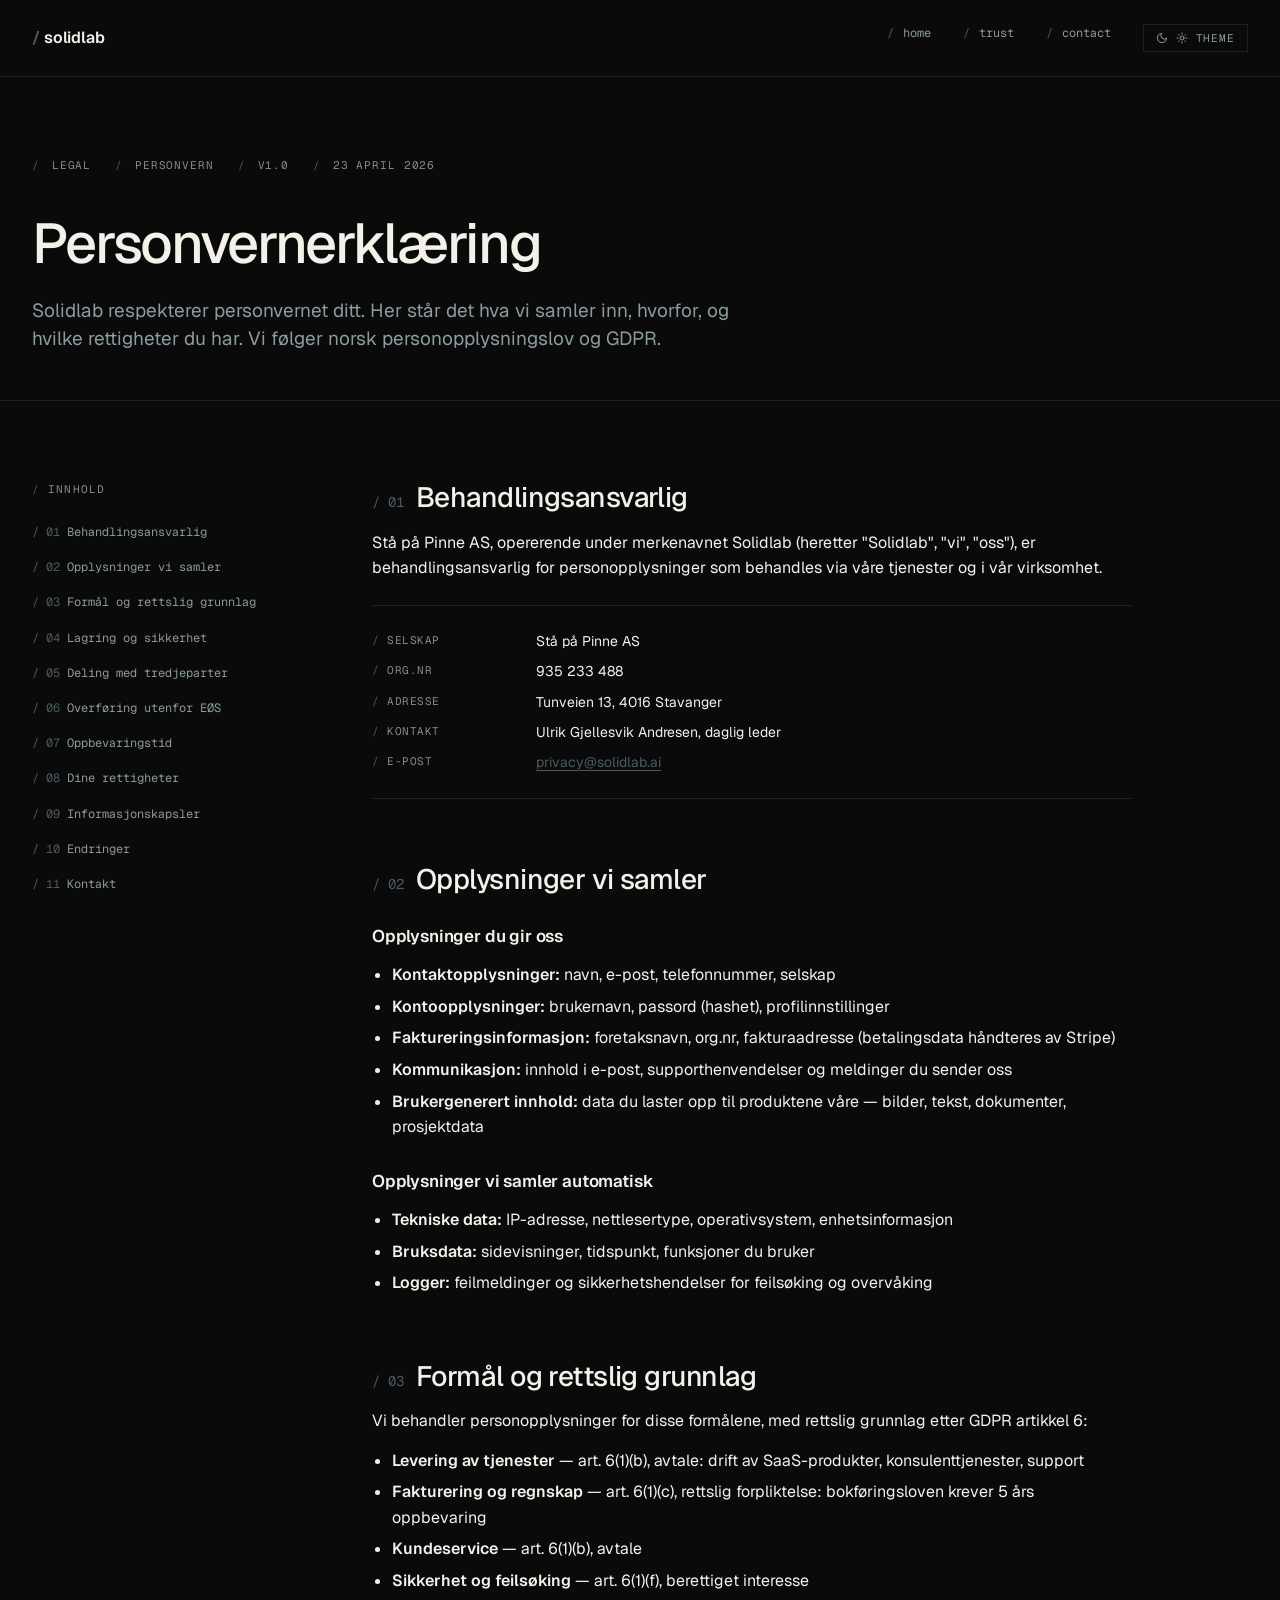
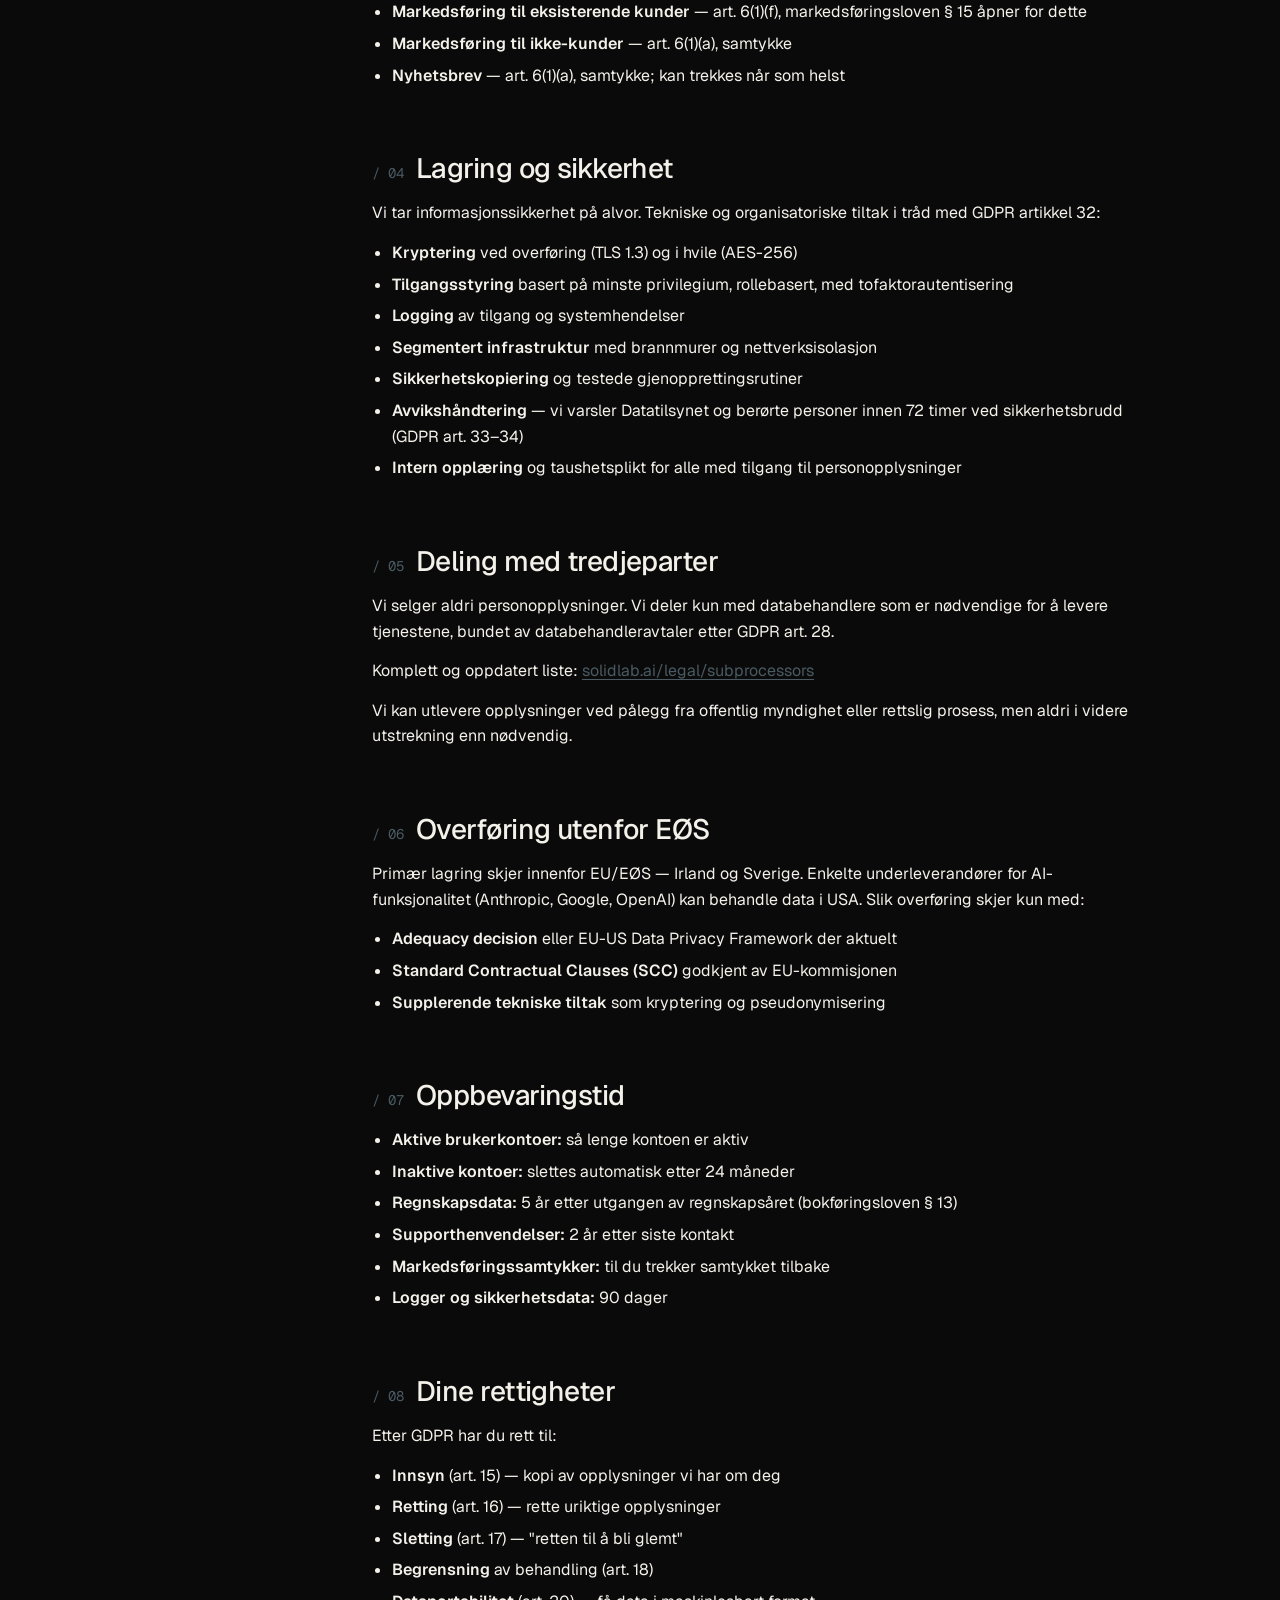
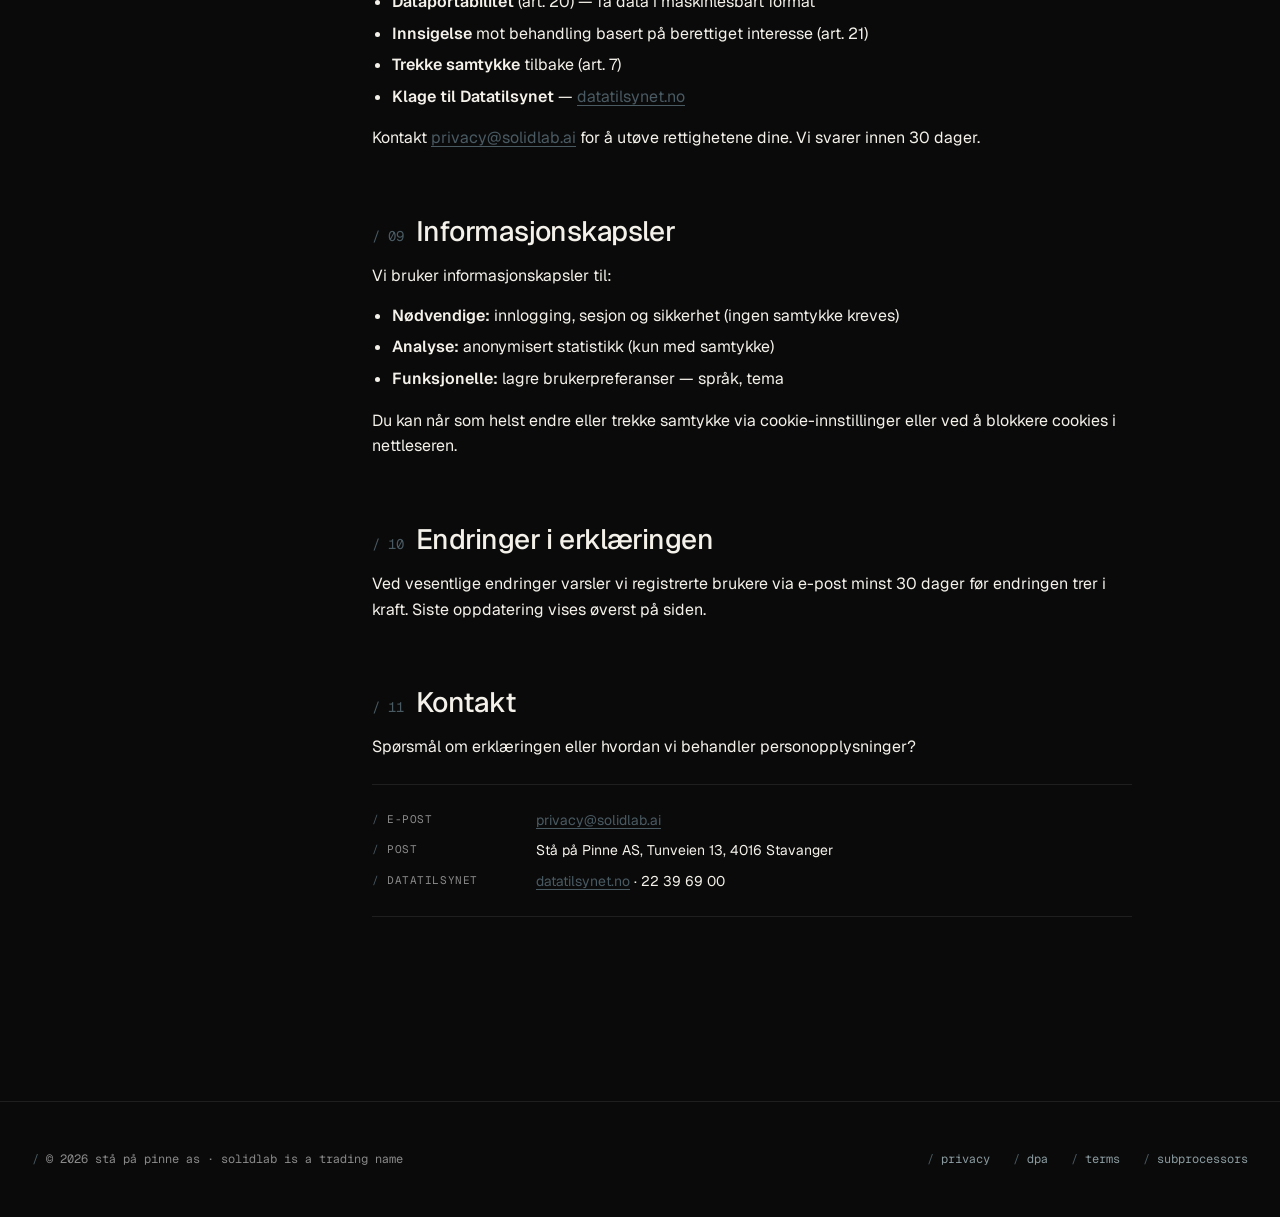
<file: legal/privacy.html>
<!DOCTYPE html>
<html lang="no">
<head>
<meta charset="UTF-8"/>
<script>
  // Theme initialization — runs before any render to prevent flash
  // Matches main solidlab.ai site exactly
  (function() {
    try {
      var saved = localStorage.getItem("solidlab-theme");
      if (saved === "light" || saved === "dark") {
        document.documentElement.setAttribute("data-theme", saved);
      } else {
        document.documentElement.setAttribute("data-theme", "dark");
      }
    } catch (e) {
      document.documentElement.setAttribute("data-theme", "dark");
    }
  })();
</script>
<meta name="viewport" content="width=device-width, initial-scale=1"/>
<title>/ personvern — Solidlab</title>
<meta name="description" content="Solidlab (Stå på Pinne AS) personvernerklæring. Hva vi samler, hvorfor, og dine rettigheter."/>
<link rel="icon" type="image/svg+xml" href="/favicon.svg" media="(prefers-color-scheme: dark)">
<link rel="icon" type="image/svg+xml" href="/favicon-light.svg" media="(prefers-color-scheme: light)">
<link rel="icon" type="image/svg+xml" href="/favicon.svg">
<link rel="canonical" href="https://solidlab.ai/legal/privacy"/>
<link rel="preconnect" href="https://fonts.googleapis.com">
<link rel="preconnect" href="https://fonts.gstatic.com" crossorigin>
<link href="https://fonts.googleapis.com/css2?family=Geist:wght@400;500;600;700&family=Geist+Mono:wght@400;500&display=swap" rel="stylesheet">
<style>
  :root {
    /* dark is default — per brand spec v1.1 */
    --bg: #0A0A0A;
    --fg: #F4F1EA;
    --fg-secondary: #8B9BA0;
    --fg-tertiary: #8A8A8A;
    --accent: #4A5A62;
    --accent-hover: #6B8290;
    --divider: #1F1F1F;
    --tag-bg: rgba(244, 241, 234, 0.06);
    color-scheme: dark;
  }
  [data-theme="light"] {
    --bg: #F4F1EA;
    --fg: #0A0A0A;
    --fg-secondary: #5A5A5A;
    --fg-tertiary: #8A8A8A;
    --accent: #4A5A62;
    --accent-hover: #2F3B41;
    --divider: #E8E4DB;
    --tag-bg: rgba(10, 10, 10, 0.04);
    color-scheme: light;
  }

  /* theme toggle */
  .theme-toggle {
    display: inline-flex;
    align-items: center;
    gap: 8px;
    background: transparent;
    border: 1px solid var(--divider);
    color: var(--fg-secondary);
    padding: 6px 12px;
    font-family: 'Geist Mono', monospace;
    font-size: 11px;
    text-transform: uppercase;
    letter-spacing: 0.08em;
    cursor: pointer;
    transition: all 0.2s;
    font-weight: 400;
  }
  .theme-toggle:hover {
    color: var(--fg);
    border-color: var(--accent);
  }
  .theme-toggle .slash { color: var(--accent); }
  .theme-toggle .icon {
    width: 12px;
    height: 12px;
    display: inline-block;
  }
  /* Show correct icon based on theme */
  [data-theme="light"] .icon-sun { display: inline-block; }
  [data-theme="light"] .icon-moon { display: none; }
  .icon-sun { display: none; }
  .icon-moon { display: inline-block; }
  * { margin: 0; padding: 0; box-sizing: border-box; }
  html { scroll-behavior: smooth; }
  body { background: var(--bg); color: var(--fg); font-family: 'Geist', -apple-system, system-ui, sans-serif; font-size: 16px; line-height: 1.6; -webkit-font-smoothing: antialiased; font-feature-settings: 'ss01' on; }
  .container { max-width: 1280px; margin: 0 auto; padding: 0 32px; }

  nav { padding: 24px 0; border-bottom: 1px solid var(--divider); }
  nav .container { display: flex; justify-content: space-between; align-items: center; }
  nav .logo { color: var(--fg); text-decoration: none; font-weight: 600; font-size: 16px; letter-spacing: -0.01em; }
  nav .logo .slash { color: var(--accent); margin-right: 4px; }
  nav .links { display: flex; gap: 32px; font-family: 'Geist Mono', monospace; font-size: 12px; }
  nav .links a { color: var(--fg-secondary); text-decoration: none; transition: color 0.2s; }
  nav .links a .slash { color: var(--accent); margin-right: 2px; }
  nav .links a:hover { color: var(--fg); }

  .page-head { padding: 80px 0 48px; border-bottom: 1px solid var(--divider); }
  .meta-row { display: flex; gap: 24px; font-family: 'Geist Mono', monospace; font-size: 11px; text-transform: uppercase; letter-spacing: 0.08em; color: var(--fg-tertiary); margin-bottom: 40px; flex-wrap: wrap; }
  .meta-row .slash { color: var(--accent); margin-right: 4px; }
  h1 { font-size: 56px; font-weight: 500; letter-spacing: -0.03em; line-height: 1.05; margin-bottom: 24px; max-width: 900px; }
  h1 em { font-style: italic; color: var(--fg-secondary); font-weight: 400; }
  .lead { font-size: 19px; color: var(--fg-secondary); max-width: 720px; line-height: 1.45; }

  .layout { display: grid; grid-template-columns: 260px 1fr; gap: 80px; padding: 80px 0; }
  aside { position: sticky; top: 32px; align-self: start; }
  aside .toc-label { font-family: 'Geist Mono', monospace; font-size: 11px; text-transform: uppercase; letter-spacing: 0.1em; color: var(--fg-tertiary); margin-bottom: 16px; }
  aside .toc-label .slash { color: var(--accent); }
  aside ol { list-style: none; counter-reset: toc; font-family: 'Geist Mono', monospace; }
  aside ol li { counter-increment: toc; }
  aside ol li a {
    color: var(--fg-secondary);
    text-decoration: none;
    display: block;
    padding: 8px 0;
    font-size: 12px;
    border-left: 2px solid transparent;
    padding-left: 12px;
    margin-left: -14px;
    transition: all 0.2s;
  }
  aside ol li a::before {
    content: "/ " counter(toc, decimal-leading-zero) " ";
    color: var(--accent);
  }
  aside ol li a:hover { color: var(--fg); border-left-color: var(--accent); }

  article { max-width: 760px; }
  article h2 {
    font-size: 28px;
    font-weight: 500;
    letter-spacing: -0.02em;
    margin: 64px 0 16px;
    scroll-margin-top: 32px;
    line-height: 1.15;
  }
  article h2 .num {
    color: var(--accent);
    font-family: 'Geist Mono', monospace;
    font-size: 14px;
    margin-right: 12px;
    font-weight: 400;
    letter-spacing: 0;
  }
  article h2:first-of-type { margin-top: 0; }
  article h3 { font-size: 17px; font-weight: 600; margin: 28px 0 8px; letter-spacing: -0.01em; }
  article p { margin-bottom: 14px; color: var(--fg); }
  article ul { margin: 12px 0 16px 20px; }
  article li { margin-bottom: 6px; color: var(--fg); }
  article a { color: var(--accent); text-decoration: underline; text-underline-offset: 3px; }
  article a:hover { color: var(--accent-hover); }
  article strong { font-weight: 600; }

  .info-block {
    border-top: 1px solid var(--divider);
    border-bottom: 1px solid var(--divider);
    padding: 24px 0;
    margin: 24px 0;
    font-family: 'Geist Mono', monospace;
    font-size: 13px;
  }
  .info-block .row { display: flex; gap: 24px; margin-bottom: 8px; }
  .info-block .row:last-child { margin-bottom: 0; }
  .info-block .label { color: var(--fg-tertiary); min-width: 140px; text-transform: uppercase; letter-spacing: 0.05em; font-size: 11px; padding-top: 2px; }
  .info-block .label .slash { color: var(--accent); }
  .info-block .value { color: var(--fg); font-family: 'Geist', sans-serif; font-size: 14px; }
  .info-block .value a { font-family: inherit; }

  footer { padding: 48px 0; color: var(--fg-tertiary); font-size: 12px; font-family: 'Geist Mono', monospace; border-top: 1px solid var(--divider); margin-top: 80px; }
  footer .container { display: flex; justify-content: space-between; flex-wrap: wrap; gap: 16px; }
  footer .slash { color: var(--accent); }
  footer a { color: var(--fg-secondary); text-decoration: none; margin-left: 16px; }
  footer a:hover { color: var(--fg); }

  @media (max-width: 900px) {
    h1 { font-size: 36px; }
    .layout { grid-template-columns: 1fr; gap: 32px; padding: 40px 0; }
    aside { position: static; }
  }
</style>
</head>
<body>

<nav>
  <div class="container">
    <a href="/" class="logo"><span class="slash">/</span>solidlab</a>
    <div class="links">
      <a href="/"><span class="slash">/</span> home</a>
      <a href="/trust"><span class="slash">/</span> trust</a>
      <a href="mailto:hello@solidlab.ai"><span class="slash">/</span> contact</a>
      <button class="theme-toggle" onclick="toggleTheme()" aria-label="Toggle theme">
        <svg class="icon icon-moon" viewBox="0 0 24 24" fill="none" stroke="currentColor" stroke-width="2" stroke-linecap="round" stroke-linejoin="round"><path d="M21 12.79A9 9 0 1 1 11.21 3 7 7 0 0 0 21 12.79z"/></svg>
        <svg class="icon icon-sun" viewBox="0 0 24 24" fill="none" stroke="currentColor" stroke-width="2" stroke-linecap="round" stroke-linejoin="round"><circle cx="12" cy="12" r="4"/><line x1="12" y1="2" x2="12" y2="4"/><line x1="12" y1="20" x2="12" y2="22"/><line x1="4.93" y1="4.93" x2="6.34" y2="6.34"/><line x1="17.66" y1="17.66" x2="19.07" y2="19.07"/><line x1="2" y1="12" x2="4" y2="12"/><line x1="20" y1="12" x2="22" y2="12"/><line x1="4.93" y1="19.07" x2="6.34" y2="17.66"/><line x1="17.66" y1="6.34" x2="19.07" y2="4.93"/></svg>
        <span class="theme-label">theme</span>
      </button>
    </div>
  </div>
</nav>

<div class="page-head">
  <div class="container">
    <div class="meta-row">
      <span><span class="slash">/</span> legal</span>
      <span><span class="slash">/</span> personvern</span>
      <span><span class="slash">/</span> v1.0</span>
      <span><span class="slash">/</span> 23 april 2026</span>
    </div>
    <h1>Personvern&shy;erklæring</h1>
    <p class="lead">Solidlab respekterer personvernet ditt. Her står det hva vi samler inn, hvorfor, og hvilke rettigheter du har. Vi følger norsk personopplysningslov og GDPR.</p>
  </div>
</div>

<div class="container">
<div class="layout">

<aside>
  <div class="toc-label"><span class="slash">/</span> innhold</div>
  <ol>
    <li><a href="#ansvarlig">Behandlingsansvarlig</a></li>
    <li><a href="#opplysninger">Opplysninger vi samler</a></li>
    <li><a href="#formal">Formål og rettslig grunnlag</a></li>
    <li><a href="#lagring">Lagring og sikkerhet</a></li>
    <li><a href="#deling">Deling med tredjeparter</a></li>
    <li><a href="#overforing">Overføring utenfor EØS</a></li>
    <li><a href="#oppbevaring">Oppbevaringstid</a></li>
    <li><a href="#rettigheter">Dine rettigheter</a></li>
    <li><a href="#cookies">Informasjonskapsler</a></li>
    <li><a href="#endringer">Endringer</a></li>
    <li><a href="#kontakt">Kontakt</a></li>
  </ol>
</aside>

<article>

  <h2 id="ansvarlig"><span class="num">/ 01</span>Behandlingsansvarlig</h2>
  <p>Stå på Pinne AS, opererende under merkenavnet Solidlab (heretter "Solidlab", "vi", "oss"), er behandlingsansvarlig for personopplysninger som behandles via våre tjenester og i vår virksomhet.</p>

  <div class="info-block">
    <div class="row"><div class="label"><span class="slash">/</span> selskap</div><div class="value">Stå på Pinne AS</div></div>
    <div class="row"><div class="label"><span class="slash">/</span> org.nr</div><div class="value">935 233 488</div></div>
    <div class="row"><div class="label"><span class="slash">/</span> adresse</div><div class="value">Tunveien 13, 4016 Stavanger</div></div>
    <div class="row"><div class="label"><span class="slash">/</span> kontakt</div><div class="value">Ulrik Gjellesvik Andresen, daglig leder</div></div>
    <div class="row"><div class="label"><span class="slash">/</span> e-post</div><div class="value"><a href="mailto:privacy@solidlab.ai">privacy@solidlab.ai</a></div></div>
  </div>

  <h2 id="opplysninger"><span class="num">/ 02</span>Opplysninger vi samler</h2>

  <h3>Opplysninger du gir oss</h3>
  <ul>
    <li><strong>Kontaktopplysninger:</strong> navn, e-post, telefonnummer, selskap</li>
    <li><strong>Kontoopplysninger:</strong> brukernavn, passord (hashet), profilinnstillinger</li>
    <li><strong>Faktureringsinformasjon:</strong> foretaksnavn, org.nr, fakturaadresse (betalingsdata håndteres av Stripe)</li>
    <li><strong>Kommunikasjon:</strong> innhold i e-post, supporthenvendelser og meldinger du sender oss</li>
    <li><strong>Brukergenerert innhold:</strong> data du laster opp til produktene våre — bilder, tekst, dokumenter, prosjektdata</li>
  </ul>

  <h3>Opplysninger vi samler automatisk</h3>
  <ul>
    <li><strong>Tekniske data:</strong> IP-adresse, nettlesertype, operativsystem, enhetsinformasjon</li>
    <li><strong>Bruksdata:</strong> sidevisninger, tidspunkt, funksjoner du bruker</li>
    <li><strong>Logger:</strong> feilmeldinger og sikkerhetshendelser for feilsøking og overvåking</li>
  </ul>

  <h2 id="formal"><span class="num">/ 03</span>Formål og rettslig grunnlag</h2>
  <p>Vi behandler personopplysninger for disse formålene, med rettslig grunnlag etter GDPR artikkel 6:</p>
  <ul>
    <li><strong>Levering av tjenester</strong> — art. 6(1)(b), avtale: drift av SaaS-produkter, konsulenttjenester, support</li>
    <li><strong>Fakturering og regnskap</strong> — art. 6(1)(c), rettslig forpliktelse: bokføringsloven krever 5 års oppbevaring</li>
    <li><strong>Kundeservice</strong> — art. 6(1)(b), avtale</li>
    <li><strong>Sikkerhet og feilsøking</strong> — art. 6(1)(f), berettiget interesse</li>
    <li><strong>Markedsføring til eksisterende kunder</strong> — art. 6(1)(f), markedsføringsloven § 15 åpner for dette</li>
    <li><strong>Markedsføring til ikke-kunder</strong> — art. 6(1)(a), samtykke</li>
    <li><strong>Nyhetsbrev</strong> — art. 6(1)(a), samtykke; kan trekkes når som helst</li>
  </ul>

  <h2 id="lagring"><span class="num">/ 04</span>Lagring og sikkerhet</h2>
  <p>Vi tar informasjonssikkerhet på alvor. Tekniske og organisatoriske tiltak i tråd med GDPR artikkel 32:</p>
  <ul>
    <li><strong>Kryptering</strong> ved overføring (TLS 1.3) og i hvile (AES-256)</li>
    <li><strong>Tilgangsstyring</strong> basert på minste privilegium, rollebasert, med tofaktorautentisering</li>
    <li><strong>Logging</strong> av tilgang og systemhendelser</li>
    <li><strong>Segmentert infrastruktur</strong> med brannmurer og nettverksisolasjon</li>
    <li><strong>Sikkerhetskopiering</strong> og testede gjenopprettingsrutiner</li>
    <li><strong>Avvikshåndtering</strong> — vi varsler Datatilsynet og berørte personer innen 72 timer ved sikkerhetsbrudd (GDPR art. 33–34)</li>
    <li><strong>Intern opplæring</strong> og taushetsplikt for alle med tilgang til personopplysninger</li>
  </ul>

  <h2 id="deling"><span class="num">/ 05</span>Deling med tredjeparter</h2>
  <p>Vi selger aldri personopplysninger. Vi deler kun med databehandlere som er nødvendige for å levere tjenestene, bundet av databehandleravtaler etter GDPR art. 28.</p>
  <p>Komplett og oppdatert liste: <a href="/legal/subprocessors">solidlab.ai/legal/subprocessors</a></p>
  <p>Vi kan utlevere opplysninger ved pålegg fra offentlig myndighet eller rettslig prosess, men aldri i videre utstrekning enn nødvendig.</p>

  <h2 id="overforing"><span class="num">/ 06</span>Overføring utenfor EØS</h2>
  <p>Primær lagring skjer innenfor EU/EØS — Irland og Sverige. Enkelte underleverandører for AI-funksjonalitet (Anthropic, Google, OpenAI) kan behandle data i USA. Slik overføring skjer kun med:</p>
  <ul>
    <li><strong>Adequacy decision</strong> eller EU-US Data Privacy Framework der aktuelt</li>
    <li><strong>Standard Contractual Clauses (SCC)</strong> godkjent av EU-kommisjonen</li>
    <li><strong>Supplerende tekniske tiltak</strong> som kryptering og pseudonymisering</li>
  </ul>

  <h2 id="oppbevaring"><span class="num">/ 07</span>Oppbevaringstid</h2>
  <ul>
    <li><strong>Aktive brukerkontoer:</strong> så lenge kontoen er aktiv</li>
    <li><strong>Inaktive kontoer:</strong> slettes automatisk etter 24 måneder</li>
    <li><strong>Regnskapsdata:</strong> 5 år etter utgangen av regnskapsåret (bokføringsloven § 13)</li>
    <li><strong>Supporthenvendelser:</strong> 2 år etter siste kontakt</li>
    <li><strong>Markedsføringssamtykker:</strong> til du trekker samtykket tilbake</li>
    <li><strong>Logger og sikkerhetsdata:</strong> 90 dager</li>
  </ul>

  <h2 id="rettigheter"><span class="num">/ 08</span>Dine rettigheter</h2>
  <p>Etter GDPR har du rett til:</p>
  <ul>
    <li><strong>Innsyn</strong> (art. 15) — kopi av opplysninger vi har om deg</li>
    <li><strong>Retting</strong> (art. 16) — rette uriktige opplysninger</li>
    <li><strong>Sletting</strong> (art. 17) — "retten til å bli glemt"</li>
    <li><strong>Begrensning</strong> av behandling (art. 18)</li>
    <li><strong>Dataportabilitet</strong> (art. 20) — få data i maskinlesbart format</li>
    <li><strong>Innsigelse</strong> mot behandling basert på berettiget interesse (art. 21)</li>
    <li><strong>Trekke samtykke</strong> tilbake (art. 7)</li>
    <li><strong>Klage til Datatilsynet</strong> — <a href="https://www.datatilsynet.no" target="_blank" rel="noopener">datatilsynet.no</a></li>
  </ul>
  <p>Kontakt <a href="mailto:privacy@solidlab.ai">privacy@solidlab.ai</a> for å utøve rettighetene dine. Vi svarer innen 30 dager.</p>

  <h2 id="cookies"><span class="num">/ 09</span>Informasjonskapsler</h2>
  <p>Vi bruker informasjonskapsler til:</p>
  <ul>
    <li><strong>Nødvendige:</strong> innlogging, sesjon og sikkerhet (ingen samtykke kreves)</li>
    <li><strong>Analyse:</strong> anonymisert statistikk (kun med samtykke)</li>
    <li><strong>Funksjonelle:</strong> lagre brukerpreferanser — språk, tema</li>
  </ul>
  <p>Du kan når som helst endre eller trekke samtykke via cookie-innstillinger eller ved å blokkere cookies i nettleseren.</p>

  <h2 id="endringer"><span class="num">/ 10</span>Endringer i erklæringen</h2>
  <p>Ved vesentlige endringer varsler vi registrerte brukere via e-post minst 30 dager før endringen trer i kraft. Siste oppdatering vises øverst på siden.</p>

  <h2 id="kontakt"><span class="num">/ 11</span>Kontakt</h2>
  <p>Spørsmål om erklæringen eller hvordan vi behandler personopplysninger?</p>
  <div class="info-block">
    <div class="row"><div class="label"><span class="slash">/</span> e-post</div><div class="value"><a href="mailto:privacy@solidlab.ai">privacy@solidlab.ai</a></div></div>
    <div class="row"><div class="label"><span class="slash">/</span> post</div><div class="value">Stå på Pinne AS, Tunveien 13, 4016 Stavanger</div></div>
    <div class="row"><div class="label"><span class="slash">/</span> datatilsynet</div><div class="value"><a href="https://www.datatilsynet.no" target="_blank" rel="noopener">datatilsynet.no</a> · 22 39 69 00</div></div>
  </div>

</article>

</div>
</div>

<footer>
  <div class="container">
    <div><span class="slash">/</span> © 2026 stå på pinne as · solidlab is a trading name</div>
    <div>
      <a href="/legal/privacy"><span class="slash">/</span> privacy</a>
      <a href="/legal/dpa"><span class="slash">/</span> dpa</a>
      <a href="/legal/terms"><span class="slash">/</span> terms</a>
      <a href="/legal/subprocessors"><span class="slash">/</span> subprocessors</a>
    </div>
  </div>
</footer>

<script>
  function toggleTheme() {
    var current = document.documentElement.getAttribute('data-theme') || 'dark';
    var next = current === 'dark' ? 'light' : 'dark';
    document.documentElement.setAttribute('data-theme', next);
    try { localStorage.setItem('solidlab-theme', next); } catch (e) {}
  }
</script>
</body>
</html>
</file>
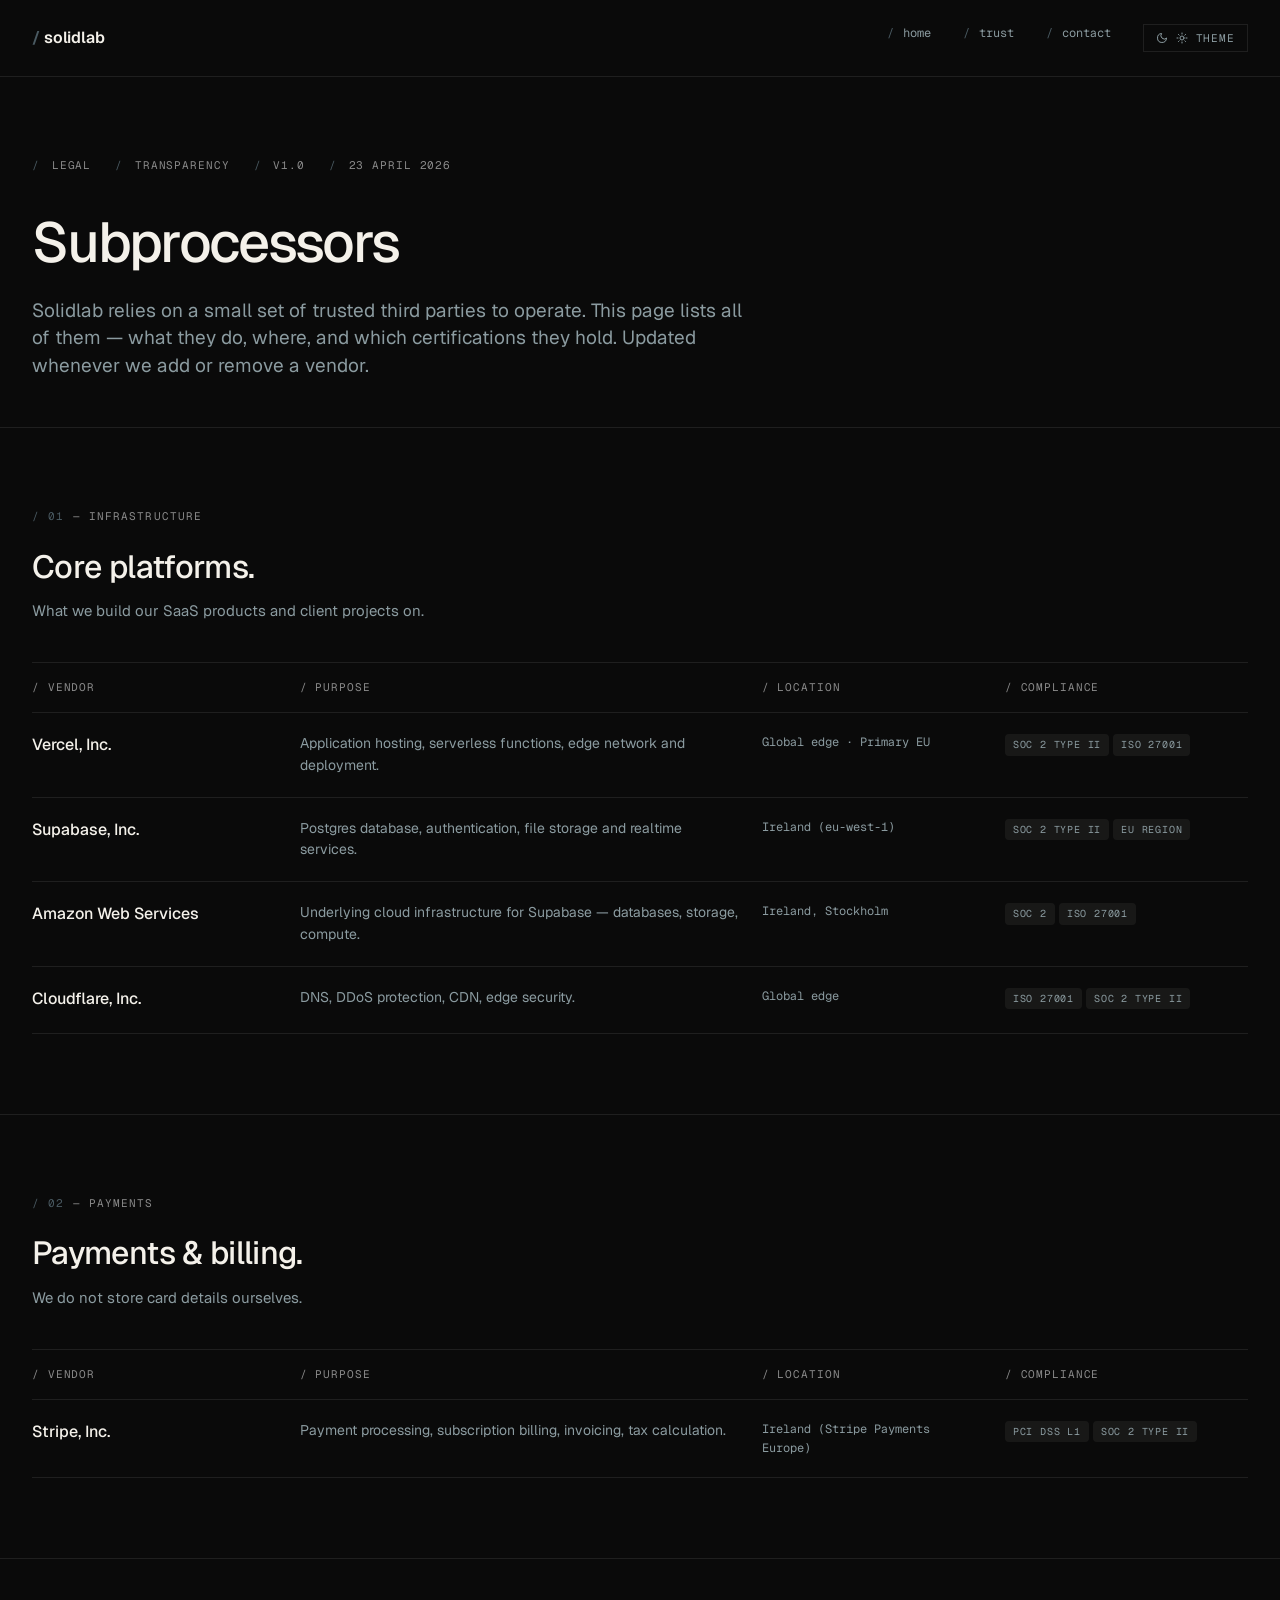
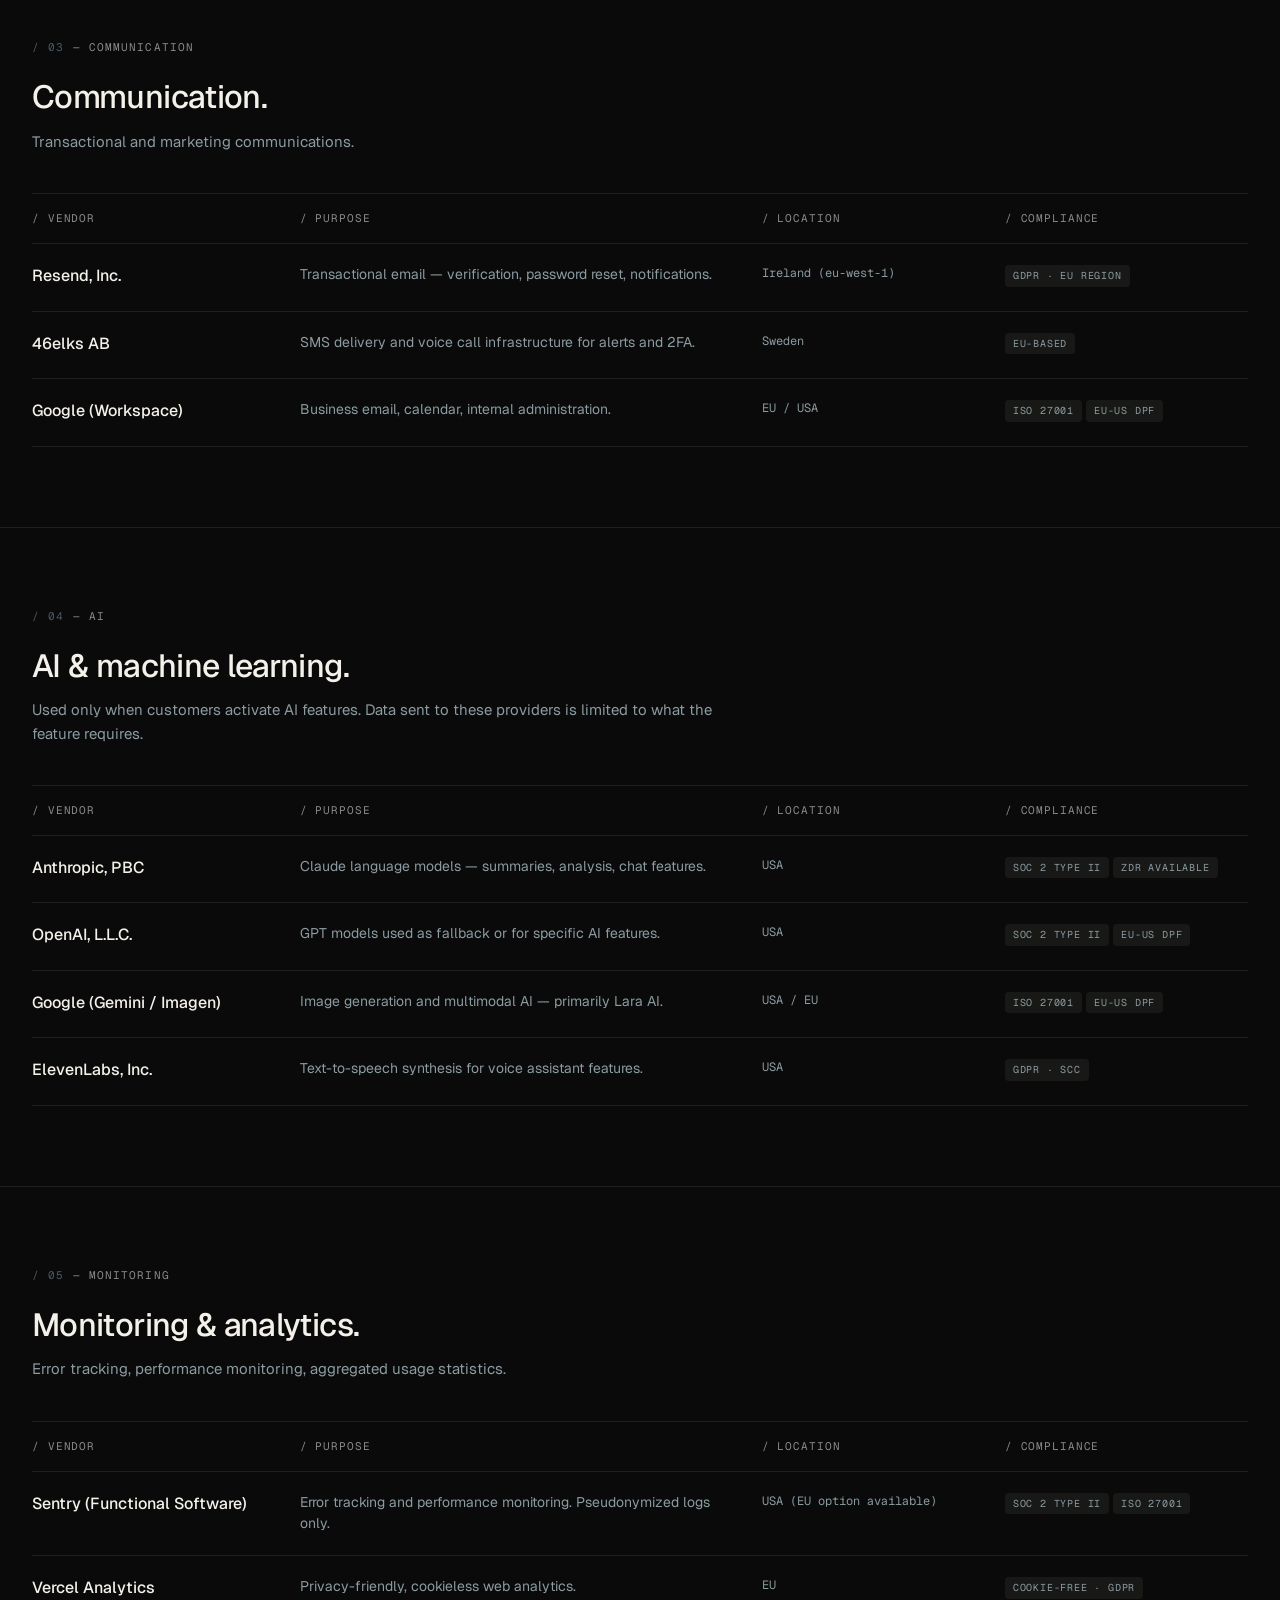
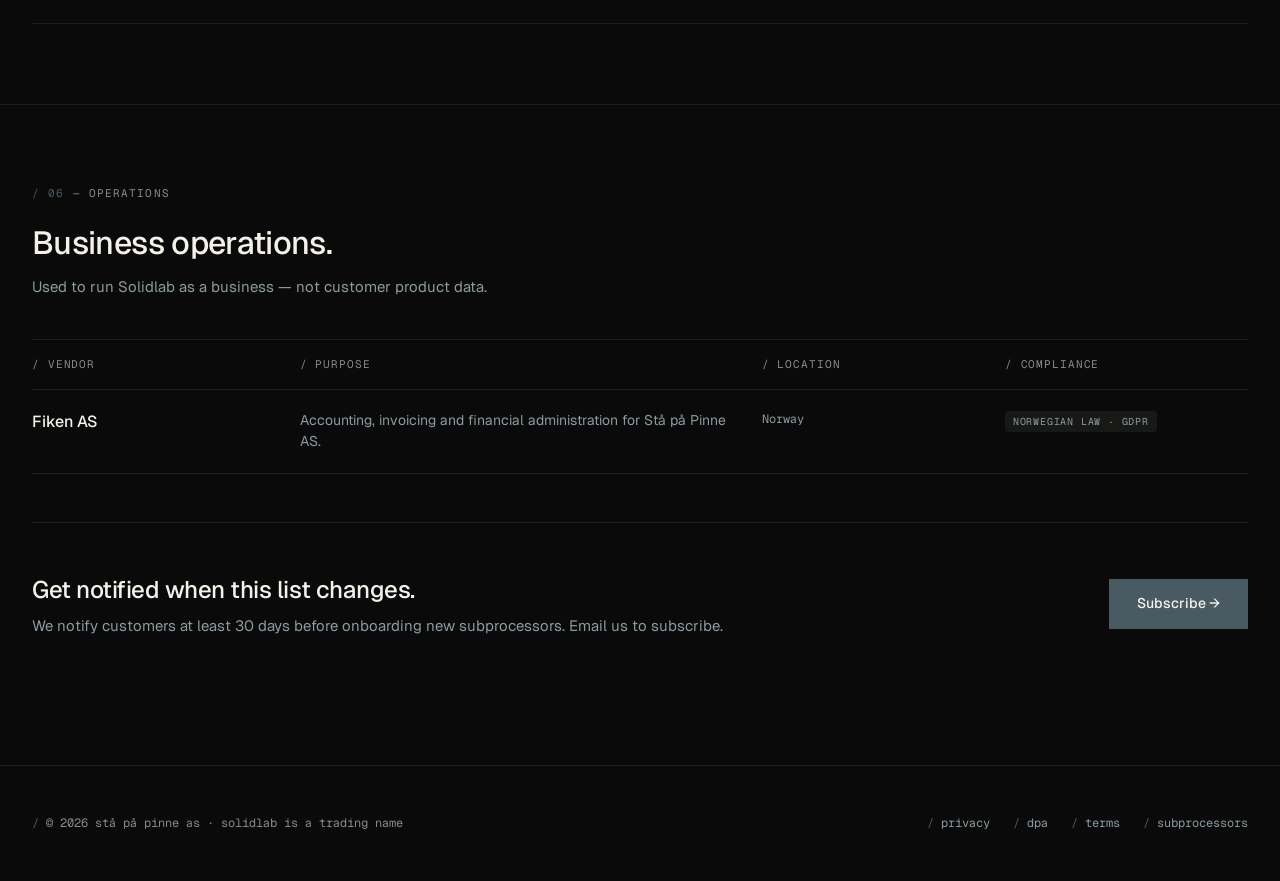
<file: legal/subprocessors.html>
<!DOCTYPE html>
<html lang="en">
<head>
<meta charset="UTF-8"/>
<script>
  // Theme initialization — runs before any render to prevent flash
  // Matches main solidlab.ai site exactly
  (function() {
    try {
      var saved = localStorage.getItem("solidlab-theme");
      if (saved === "light" || saved === "dark") {
        document.documentElement.setAttribute("data-theme", saved);
      } else {
        document.documentElement.setAttribute("data-theme", "dark");
      }
    } catch (e) {
      document.documentElement.setAttribute("data-theme", "dark");
    }
  })();
</script>
<meta name="viewport" content="width=device-width, initial-scale=1"/>
<title>/ subprocessors — Solidlab</title>
<meta name="description" content="Complete list of third-party subprocessors Solidlab uses to deliver services. Updated when we add or remove vendors."/>
<link rel="icon" type="image/svg+xml" href="/favicon.svg" media="(prefers-color-scheme: dark)">
<link rel="icon" type="image/svg+xml" href="/favicon-light.svg" media="(prefers-color-scheme: light)">
<link rel="icon" type="image/svg+xml" href="/favicon.svg">
<link rel="canonical" href="https://solidlab.ai/legal/subprocessors"/>
<link rel="preconnect" href="https://fonts.googleapis.com">
<link rel="preconnect" href="https://fonts.gstatic.com" crossorigin>
<link href="https://fonts.googleapis.com/css2?family=Geist:wght@400;500;600;700&family=Geist+Mono:wght@400;500&display=swap" rel="stylesheet">
<style>
  :root {
    /* dark is default — per brand spec v1.1 */
    --bg: #0A0A0A;
    --fg: #F4F1EA;
    --fg-secondary: #8B9BA0;
    --fg-tertiary: #8A8A8A;
    --accent: #4A5A62;
    --accent-hover: #6B8290;
    --divider: #1F1F1F;
    --tag-bg: rgba(244, 241, 234, 0.06);
    color-scheme: dark;
  }
  [data-theme="light"] {
    --bg: #F4F1EA;
    --fg: #0A0A0A;
    --fg-secondary: #5A5A5A;
    --fg-tertiary: #8A8A8A;
    --accent: #4A5A62;
    --accent-hover: #2F3B41;
    --divider: #E8E4DB;
    --tag-bg: rgba(10, 10, 10, 0.04);
    color-scheme: light;
  }

  /* theme toggle */
  .theme-toggle {
    display: inline-flex;
    align-items: center;
    gap: 8px;
    background: transparent;
    border: 1px solid var(--divider);
    color: var(--fg-secondary);
    padding: 6px 12px;
    font-family: 'Geist Mono', monospace;
    font-size: 11px;
    text-transform: uppercase;
    letter-spacing: 0.08em;
    cursor: pointer;
    transition: all 0.2s;
    font-weight: 400;
  }
  .theme-toggle:hover {
    color: var(--fg);
    border-color: var(--accent);
  }
  .theme-toggle .slash { color: var(--accent); }
  .theme-toggle .icon {
    width: 12px;
    height: 12px;
    display: inline-block;
  }
  /* Show correct icon based on theme */
  [data-theme="light"] .icon-sun { display: inline-block; }
  [data-theme="light"] .icon-moon { display: none; }
  .icon-sun { display: none; }
  .icon-moon { display: inline-block; }
  * { margin: 0; padding: 0; box-sizing: border-box; }
  body { background: var(--bg); color: var(--fg); font-family: 'Geist', -apple-system, system-ui, sans-serif; font-size: 16px; line-height: 1.55; -webkit-font-smoothing: antialiased; font-feature-settings: 'ss01' on; }
  .container { max-width: 1280px; margin: 0 auto; padding: 0 32px; }

  nav { padding: 24px 0; border-bottom: 1px solid var(--divider); }
  nav .container { display: flex; justify-content: space-between; align-items: center; }
  nav .logo { color: var(--fg); text-decoration: none; font-weight: 600; font-size: 16px; letter-spacing: -0.01em; }
  nav .logo .slash { color: var(--accent); margin-right: 4px; }
  nav .links { display: flex; gap: 32px; font-family: 'Geist Mono', monospace; font-size: 12px; }
  nav .links a { color: var(--fg-secondary); text-decoration: none; transition: color 0.2s; }
  nav .links a .slash { color: var(--accent); margin-right: 2px; }
  nav .links a:hover { color: var(--fg); }

  .page-head { padding: 80px 0 48px; border-bottom: 1px solid var(--divider); }
  .meta-row { display: flex; gap: 24px; font-family: 'Geist Mono', monospace; font-size: 11px; text-transform: uppercase; letter-spacing: 0.08em; color: var(--fg-tertiary); margin-bottom: 40px; flex-wrap: wrap; }
  .meta-row .slash { color: var(--accent); margin-right: 4px; }
  h1 { font-size: 56px; font-weight: 500; letter-spacing: -0.03em; line-height: 1.05; margin-bottom: 24px; max-width: 900px; }
  h1 em { font-style: italic; color: var(--fg-secondary); font-weight: 400; }
  .lead { font-size: 19px; color: var(--fg-secondary); max-width: 720px; line-height: 1.45; }

  section { padding: 80px 0; border-bottom: 1px solid var(--divider); }
  section:last-of-type { border-bottom: none; }
  .section-label { font-family: 'Geist Mono', monospace; font-size: 11px; text-transform: uppercase; letter-spacing: 0.1em; color: var(--fg-tertiary); margin-bottom: 16px; }
  .section-label .num { color: var(--accent); }
  h2 { font-size: 32px; font-weight: 500; letter-spacing: -0.02em; margin-bottom: 8px; letter-spacing: -0.02em; }
  .section-desc { color: var(--fg-secondary); margin-bottom: 40px; max-width: 720px; font-size: 15px; }

  .sub-table { width: 100%; border-collapse: collapse; border-top: 1px solid var(--divider); }
  .sub-table th {
    text-align: left;
    padding: 16px 20px 16px 0;
    color: var(--fg-tertiary);
    font-family: 'Geist Mono', monospace;
    font-size: 11px;
    text-transform: uppercase;
    letter-spacing: 0.08em;
    font-weight: 400;
    border-bottom: 1px solid var(--divider);
  }
  .sub-table td { padding: 20px 20px 20px 0; border-bottom: 1px solid var(--divider); font-size: 14px; vertical-align: top; }
  .sub-table tr:hover td { background: var(--tag-bg); }
  .sub-table .name { font-weight: 500; color: var(--fg); font-size: 16px; }
  .sub-table .name a { color: var(--fg); text-decoration: none; }
  .sub-table .name a:hover { color: var(--accent-hover); }
  .sub-table .purpose { color: var(--fg-secondary); }
  .sub-table .location { font-family: 'Geist Mono', monospace; font-size: 12px; color: var(--fg-secondary); }
  .tag { display: inline-block; padding: 3px 8px; border-radius: 4px; font-size: 10px; font-family: 'Geist Mono', monospace; background: var(--tag-bg); color: var(--fg-secondary); margin-right: 4px; margin-bottom: 4px; text-transform: uppercase; letter-spacing: 0.08em; }

  .subscribe-box {
    padding: 48px 0;
    display: flex;
    justify-content: space-between;
    align-items: center;
    gap: 48px;
    border-top: 1px solid var(--divider);
    margin-top: 48px;
  }
  .subscribe-box h3 { font-size: 24px; font-weight: 500; letter-spacing: -0.02em; margin-bottom: 6px; }
  .subscribe-box p { color: var(--fg-secondary); font-size: 15px; }
  .btn { background: var(--accent); color: var(--fg); padding: 14px 28px; text-decoration: none; font-weight: 500; font-size: 14px; transition: background 0.2s; white-space: nowrap; font-family: 'Geist', sans-serif; }
  @media (prefers-color-scheme: light) { .btn { color: #F4F1EA; } }
  .btn:hover { background: var(--accent-hover); }

  footer { padding: 48px 0; color: var(--fg-tertiary); font-size: 12px; font-family: 'Geist Mono', monospace; border-top: 1px solid var(--divider); }
  footer .container { display: flex; justify-content: space-between; flex-wrap: wrap; gap: 16px; }
  footer .slash { color: var(--accent); }
  footer a { color: var(--fg-secondary); text-decoration: none; margin-left: 16px; }
  footer a:hover { color: var(--fg); }

  @media (max-width: 768px) {
    h1 { font-size: 36px; }
    .sub-table, .sub-table thead, .sub-table tbody, .sub-table tr, .sub-table td { display: block; width: 100%; }
    .sub-table thead { display: none; }
    .sub-table tr { border-bottom: 1px solid var(--divider); padding: 16px 0; }
    .sub-table td { border: none; padding: 6px 0; }
    .subscribe-box { flex-direction: column; align-items: flex-start; }
  }
</style>
</head>
<body>

<nav>
  <div class="container">
    <a href="/" class="logo"><span class="slash">/</span>solidlab</a>
    <div class="links">
      <a href="/"><span class="slash">/</span> home</a>
      <a href="/trust"><span class="slash">/</span> trust</a>
      <a href="mailto:hello@solidlab.ai"><span class="slash">/</span> contact</a>
      <button class="theme-toggle" onclick="toggleTheme()" aria-label="Toggle theme">
        <svg class="icon icon-moon" viewBox="0 0 24 24" fill="none" stroke="currentColor" stroke-width="2" stroke-linecap="round" stroke-linejoin="round"><path d="M21 12.79A9 9 0 1 1 11.21 3 7 7 0 0 0 21 12.79z"/></svg>
        <svg class="icon icon-sun" viewBox="0 0 24 24" fill="none" stroke="currentColor" stroke-width="2" stroke-linecap="round" stroke-linejoin="round"><circle cx="12" cy="12" r="4"/><line x1="12" y1="2" x2="12" y2="4"/><line x1="12" y1="20" x2="12" y2="22"/><line x1="4.93" y1="4.93" x2="6.34" y2="6.34"/><line x1="17.66" y1="17.66" x2="19.07" y2="19.07"/><line x1="2" y1="12" x2="4" y2="12"/><line x1="20" y1="12" x2="22" y2="12"/><line x1="4.93" y1="19.07" x2="6.34" y2="17.66"/><line x1="17.66" y1="6.34" x2="19.07" y2="4.93"/></svg>
        <span class="theme-label">theme</span>
      </button>
    </div>
  </div>
</nav>

<div class="page-head">
  <div class="container">
    <div class="meta-row">
      <span><span class="slash">/</span> legal</span>
      <span><span class="slash">/</span> transparency</span>
      <span><span class="slash">/</span> v1.0</span>
      <span><span class="slash">/</span> 23 april 2026</span>
    </div>
    <h1>Sub&shy;processors</h1>
    <p class="lead">Solidlab relies on a small set of trusted third parties to operate. This page lists all of them — what they do, where, and which certifications they hold. Updated whenever we add or remove a vendor.</p>
  </div>
</div>

<section>
  <div class="container">
    <div class="section-label"><span class="num">/ 01</span> — infrastructure</div>
    <h2>Core platforms.</h2>
    <p class="section-desc">What we build our SaaS products and client projects on.</p>
    <table class="sub-table">
      <thead>
        <tr>
          <th style="width: 22%;">/ vendor</th>
          <th style="width: 38%;">/ purpose</th>
          <th style="width: 20%;">/ location</th>
          <th style="width: 20%;">/ compliance</th>
        </tr>
      </thead>
      <tbody>
        <tr>
          <td class="name"><a href="https://vercel.com" target="_blank" rel="noopener">Vercel, Inc.</a></td>
          <td class="purpose">Application hosting, serverless functions, edge network and deployment.</td>
          <td class="location">Global edge · Primary EU</td>
          <td><span class="tag">SOC 2 Type II</span><span class="tag">ISO 27001</span></td>
        </tr>
        <tr>
          <td class="name"><a href="https://supabase.com" target="_blank" rel="noopener">Supabase, Inc.</a></td>
          <td class="purpose">Postgres database, authentication, file storage and realtime services.</td>
          <td class="location">Ireland (eu-west-1)</td>
          <td><span class="tag">SOC 2 Type II</span><span class="tag">EU region</span></td>
        </tr>
        <tr>
          <td class="name"><a href="https://aws.amazon.com" target="_blank" rel="noopener">Amazon Web Services</a></td>
          <td class="purpose">Underlying cloud infrastructure for Supabase — databases, storage, compute.</td>
          <td class="location">Ireland, Stockholm</td>
          <td><span class="tag">SOC 2</span><span class="tag">ISO 27001</span></td>
        </tr>
        <tr>
          <td class="name"><a href="https://cloudflare.com" target="_blank" rel="noopener">Cloudflare, Inc.</a></td>
          <td class="purpose">DNS, DDoS protection, CDN, edge security.</td>
          <td class="location">Global edge</td>
          <td><span class="tag">ISO 27001</span><span class="tag">SOC 2 Type II</span></td>
        </tr>
      </tbody>
    </table>
  </div>
</section>

<section>
  <div class="container">
    <div class="section-label"><span class="num">/ 02</span> — payments</div>
    <h2>Payments &amp; billing.</h2>
    <p class="section-desc">We do not store card details ourselves.</p>
    <table class="sub-table">
      <thead>
        <tr>
          <th style="width: 22%;">/ vendor</th>
          <th style="width: 38%;">/ purpose</th>
          <th style="width: 20%;">/ location</th>
          <th style="width: 20%;">/ compliance</th>
        </tr>
      </thead>
      <tbody>
        <tr>
          <td class="name"><a href="https://stripe.com" target="_blank" rel="noopener">Stripe, Inc.</a></td>
          <td class="purpose">Payment processing, subscription billing, invoicing, tax calculation.</td>
          <td class="location">Ireland (Stripe Payments Europe)</td>
          <td><span class="tag">PCI DSS L1</span><span class="tag">SOC 2 Type II</span></td>
        </tr>
      </tbody>
    </table>
  </div>
</section>

<section>
  <div class="container">
    <div class="section-label"><span class="num">/ 03</span> — communication</div>
    <h2>Communication.</h2>
    <p class="section-desc">Transactional and marketing communications.</p>
    <table class="sub-table">
      <thead>
        <tr>
          <th style="width: 22%;">/ vendor</th>
          <th style="width: 38%;">/ purpose</th>
          <th style="width: 20%;">/ location</th>
          <th style="width: 20%;">/ compliance</th>
        </tr>
      </thead>
      <tbody>
        <tr>
          <td class="name"><a href="https://resend.com" target="_blank" rel="noopener">Resend, Inc.</a></td>
          <td class="purpose">Transactional email — verification, password reset, notifications.</td>
          <td class="location">Ireland (eu-west-1)</td>
          <td><span class="tag">GDPR · EU region</span></td>
        </tr>
        <tr>
          <td class="name"><a href="https://46elks.com" target="_blank" rel="noopener">46elks AB</a></td>
          <td class="purpose">SMS delivery and voice call infrastructure for alerts and 2FA.</td>
          <td class="location">Sweden</td>
          <td><span class="tag">EU-based</span></td>
        </tr>
        <tr>
          <td class="name"><a href="https://google.com" target="_blank" rel="noopener">Google (Workspace)</a></td>
          <td class="purpose">Business email, calendar, internal administration.</td>
          <td class="location">EU / USA</td>
          <td><span class="tag">ISO 27001</span><span class="tag">EU-US DPF</span></td>
        </tr>
      </tbody>
    </table>
  </div>
</section>

<section>
  <div class="container">
    <div class="section-label"><span class="num">/ 04</span> — ai</div>
    <h2>AI &amp; machine learning.</h2>
    <p class="section-desc">Used only when customers activate AI features. Data sent to these providers is limited to what the feature requires.</p>
    <table class="sub-table">
      <thead>
        <tr>
          <th style="width: 22%;">/ vendor</th>
          <th style="width: 38%;">/ purpose</th>
          <th style="width: 20%;">/ location</th>
          <th style="width: 20%;">/ compliance</th>
        </tr>
      </thead>
      <tbody>
        <tr>
          <td class="name"><a href="https://anthropic.com" target="_blank" rel="noopener">Anthropic, PBC</a></td>
          <td class="purpose">Claude language models — summaries, analysis, chat features.</td>
          <td class="location">USA</td>
          <td><span class="tag">SOC 2 Type II</span><span class="tag">ZDR available</span></td>
        </tr>
        <tr>
          <td class="name"><a href="https://openai.com" target="_blank" rel="noopener">OpenAI, L.L.C.</a></td>
          <td class="purpose">GPT models used as fallback or for specific AI features.</td>
          <td class="location">USA</td>
          <td><span class="tag">SOC 2 Type II</span><span class="tag">EU-US DPF</span></td>
        </tr>
        <tr>
          <td class="name"><a href="https://deepmind.google" target="_blank" rel="noopener">Google (Gemini / Imagen)</a></td>
          <td class="purpose">Image generation and multimodal AI — primarily Lara AI.</td>
          <td class="location">USA / EU</td>
          <td><span class="tag">ISO 27001</span><span class="tag">EU-US DPF</span></td>
        </tr>
        <tr>
          <td class="name"><a href="https://elevenlabs.io" target="_blank" rel="noopener">ElevenLabs, Inc.</a></td>
          <td class="purpose">Text-to-speech synthesis for voice assistant features.</td>
          <td class="location">USA</td>
          <td><span class="tag">GDPR · SCC</span></td>
        </tr>
      </tbody>
    </table>
  </div>
</section>

<section>
  <div class="container">
    <div class="section-label"><span class="num">/ 05</span> — monitoring</div>
    <h2>Monitoring &amp; analytics.</h2>
    <p class="section-desc">Error tracking, performance monitoring, aggregated usage statistics.</p>
    <table class="sub-table">
      <thead>
        <tr>
          <th style="width: 22%;">/ vendor</th>
          <th style="width: 38%;">/ purpose</th>
          <th style="width: 20%;">/ location</th>
          <th style="width: 20%;">/ compliance</th>
        </tr>
      </thead>
      <tbody>
        <tr>
          <td class="name"><a href="https://sentry.io" target="_blank" rel="noopener">Sentry (Functional Software)</a></td>
          <td class="purpose">Error tracking and performance monitoring. Pseudonymized logs only.</td>
          <td class="location">USA (EU option available)</td>
          <td><span class="tag">SOC 2 Type II</span><span class="tag">ISO 27001</span></td>
        </tr>
        <tr>
          <td class="name"><a href="https://vercel.com/analytics" target="_blank" rel="noopener">Vercel Analytics</a></td>
          <td class="purpose">Privacy-friendly, cookieless web analytics.</td>
          <td class="location">EU</td>
          <td><span class="tag">Cookie-free · GDPR</span></td>
        </tr>
      </tbody>
    </table>
  </div>
</section>

<section>
  <div class="container">
    <div class="section-label"><span class="num">/ 06</span> — operations</div>
    <h2>Business operations.</h2>
    <p class="section-desc">Used to run Solidlab as a business — not customer product data.</p>
    <table class="sub-table">
      <thead>
        <tr>
          <th style="width: 22%;">/ vendor</th>
          <th style="width: 38%;">/ purpose</th>
          <th style="width: 20%;">/ location</th>
          <th style="width: 20%;">/ compliance</th>
        </tr>
      </thead>
      <tbody>
        <tr>
          <td class="name"><a href="https://fiken.no" target="_blank" rel="noopener">Fiken AS</a></td>
          <td class="purpose">Accounting, invoicing and financial administration for Stå på Pinne AS.</td>
          <td class="location">Norway</td>
          <td><span class="tag">Norwegian law · GDPR</span></td>
        </tr>
      </tbody>
    </table>

    <div class="subscribe-box">
      <div>
        <h3>Get notified when this list changes.</h3>
        <p>We notify customers at least 30 days before onboarding new subprocessors. Email us to subscribe.</p>
      </div>
      <a href="mailto:legal@solidlab.ai?subject=Subscribe%20to%20subprocessor%20updates" class="btn">Subscribe →</a>
    </div>
  </div>
</section>

<footer>
  <div class="container">
    <div><span class="slash">/</span> © 2026 stå på pinne as · solidlab is a trading name</div>
    <div>
      <a href="/legal/privacy"><span class="slash">/</span> privacy</a>
      <a href="/legal/dpa"><span class="slash">/</span> dpa</a>
      <a href="/legal/terms"><span class="slash">/</span> terms</a>
      <a href="/legal/subprocessors"><span class="slash">/</span> subprocessors</a>
    </div>
  </div>
</footer>

<script>
  function toggleTheme() {
    var current = document.documentElement.getAttribute('data-theme') || 'dark';
    var next = current === 'dark' ? 'light' : 'dark';
    document.documentElement.setAttribute('data-theme', next);
    try { localStorage.setItem('solidlab-theme', next); } catch (e) {}
  }
</script>
</body>
</html>
</file>
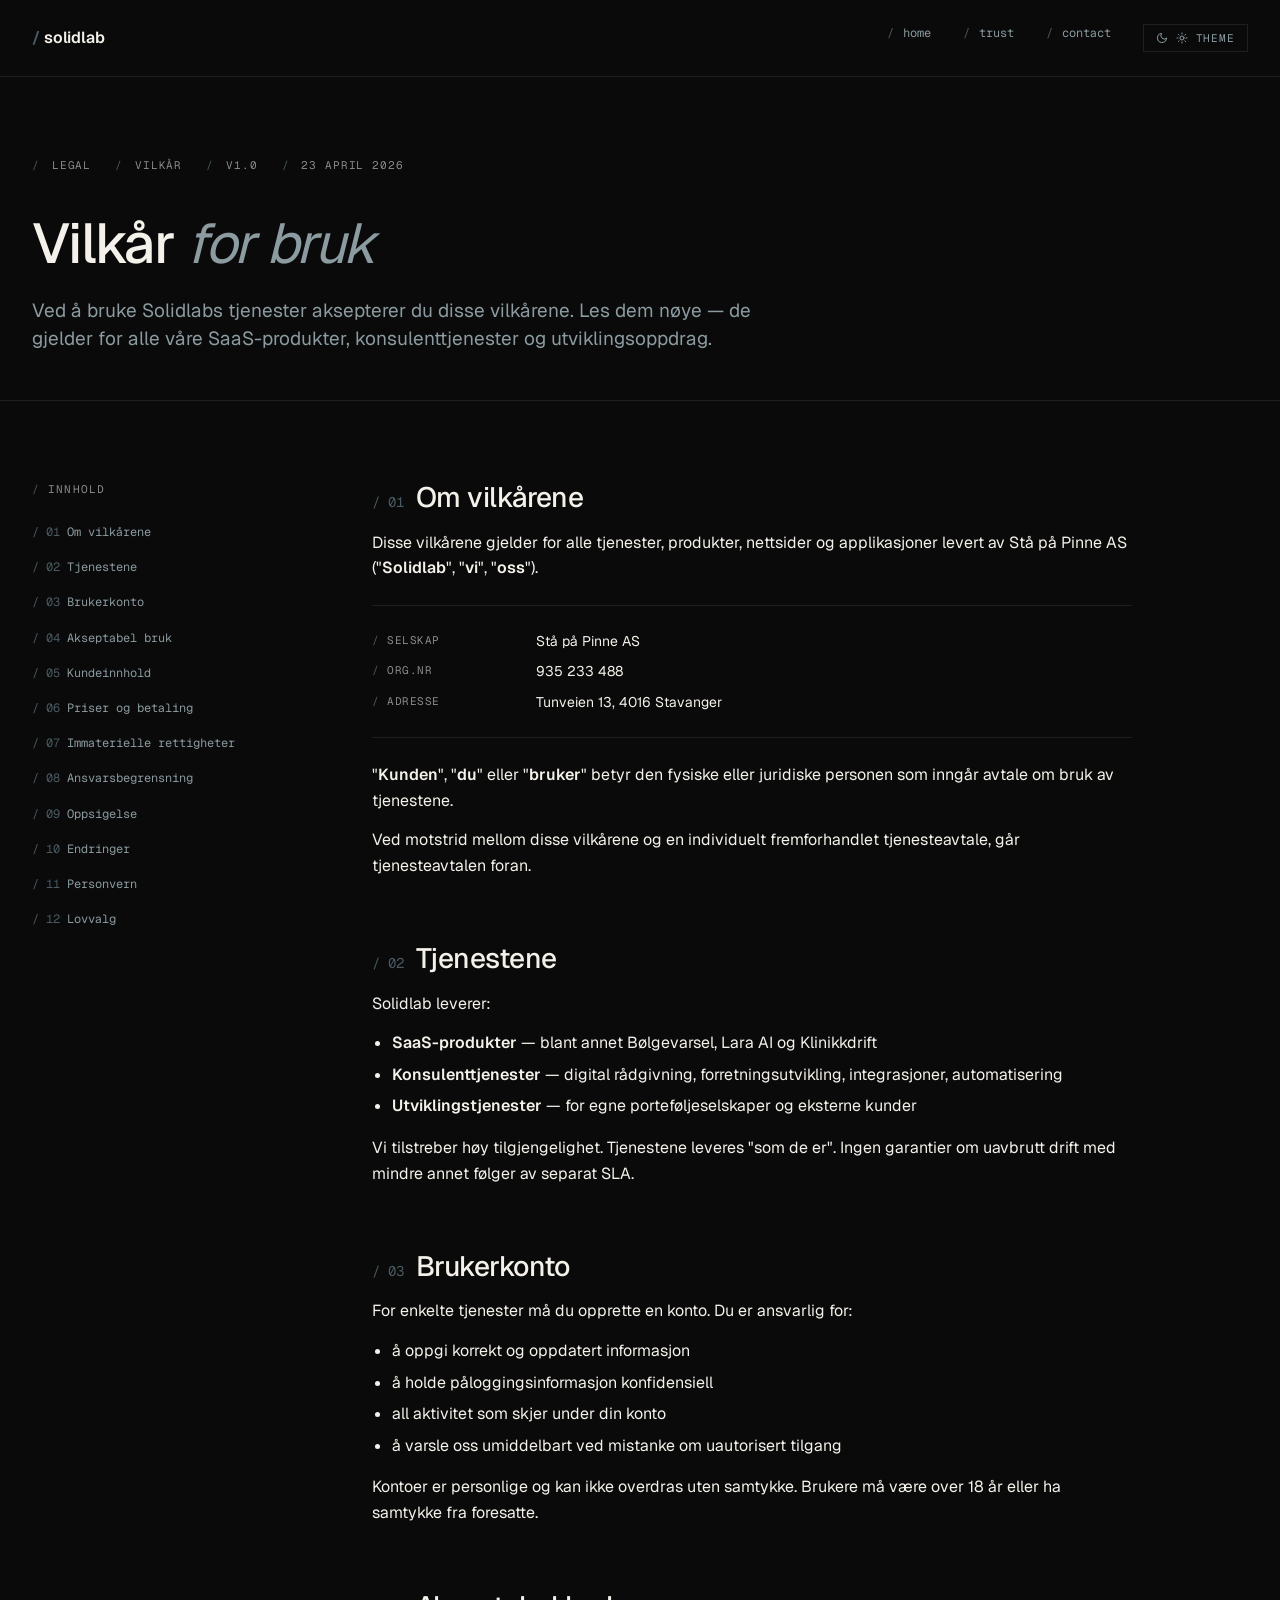
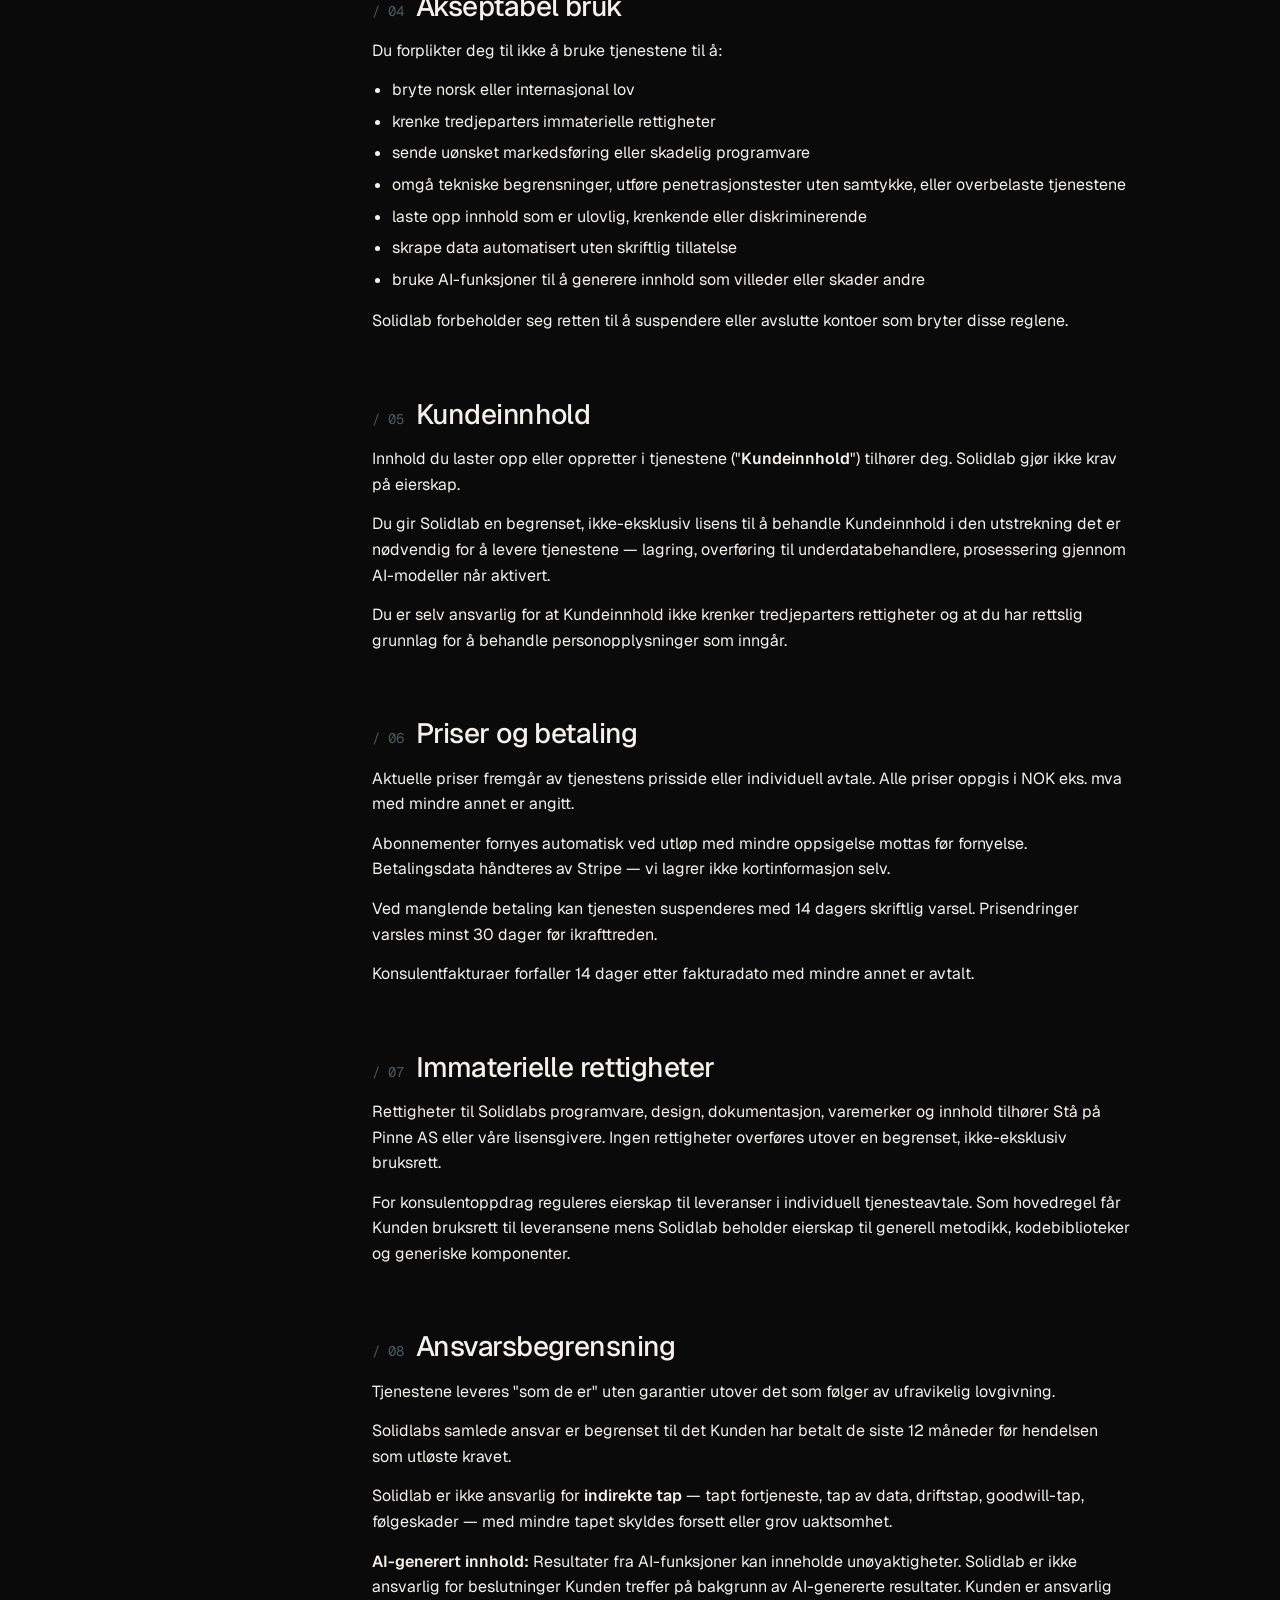
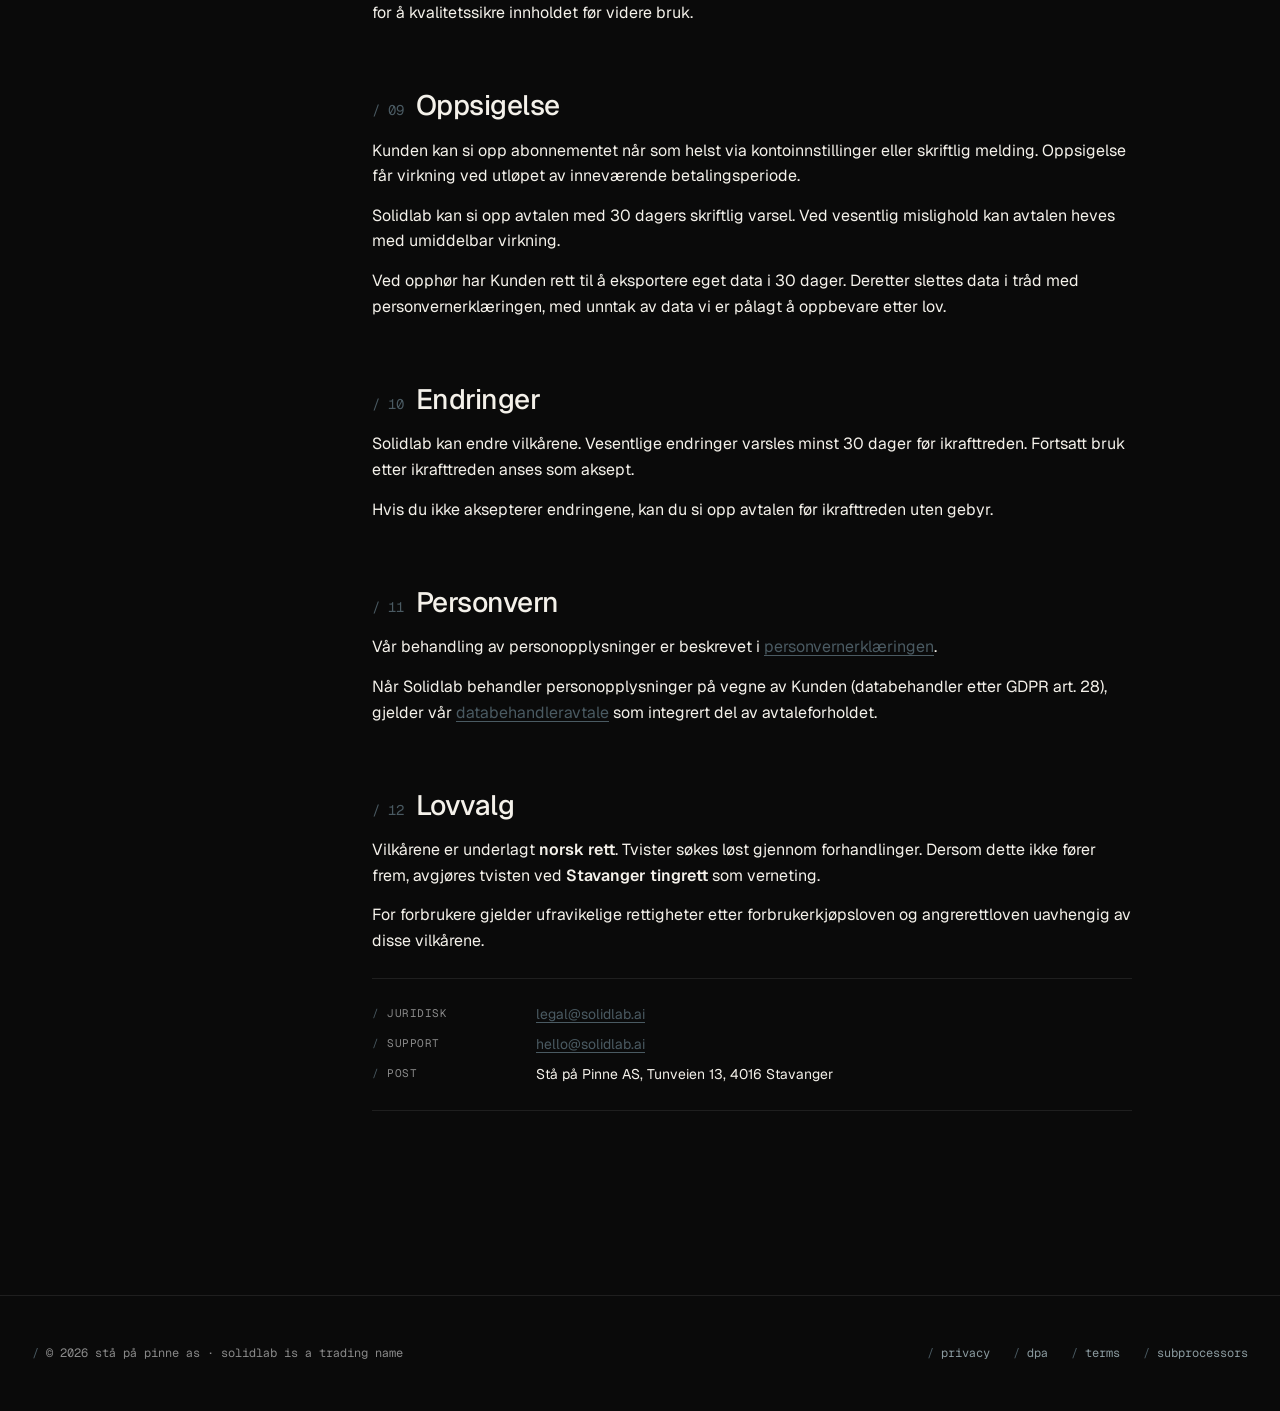
<file: legal/terms.html>
<!DOCTYPE html>
<html lang="no">
<head>
<meta charset="UTF-8"/>
<script>
  // Theme initialization — runs before any render to prevent flash
  // Matches main solidlab.ai site exactly
  (function() {
    try {
      var saved = localStorage.getItem("solidlab-theme");
      if (saved === "light" || saved === "dark") {
        document.documentElement.setAttribute("data-theme", saved);
      } else {
        document.documentElement.setAttribute("data-theme", "dark");
      }
    } catch (e) {
      document.documentElement.setAttribute("data-theme", "dark");
    }
  })();
</script>
<meta name="viewport" content="width=device-width, initial-scale=1"/>
<title>/ terms — Solidlab</title>
<meta name="description" content="Vilkår for bruk av Solidlabs produkter og tjenester. Operert av Stå på Pinne AS."/>
<link rel="icon" type="image/svg+xml" href="/favicon.svg" media="(prefers-color-scheme: dark)">
<link rel="icon" type="image/svg+xml" href="/favicon-light.svg" media="(prefers-color-scheme: light)">
<link rel="icon" type="image/svg+xml" href="/favicon.svg">
<link rel="canonical" href="https://solidlab.ai/legal/terms"/>
<link rel="preconnect" href="https://fonts.googleapis.com">
<link rel="preconnect" href="https://fonts.gstatic.com" crossorigin>
<link href="https://fonts.googleapis.com/css2?family=Geist:wght@400;500;600;700&family=Geist+Mono:wght@400;500&display=swap" rel="stylesheet">
<style>
  :root {
    /* dark is default — per brand spec v1.1 */
    --bg: #0A0A0A;
    --fg: #F4F1EA;
    --fg-secondary: #8B9BA0;
    --fg-tertiary: #8A8A8A;
    --accent: #4A5A62;
    --accent-hover: #6B8290;
    --divider: #1F1F1F;
    --tag-bg: rgba(244, 241, 234, 0.06);
    color-scheme: dark;
  }
  [data-theme="light"] {
    --bg: #F4F1EA;
    --fg: #0A0A0A;
    --fg-secondary: #5A5A5A;
    --fg-tertiary: #8A8A8A;
    --accent: #4A5A62;
    --accent-hover: #2F3B41;
    --divider: #E8E4DB;
    --tag-bg: rgba(10, 10, 10, 0.04);
    color-scheme: light;
  }

  /* theme toggle */
  .theme-toggle {
    display: inline-flex;
    align-items: center;
    gap: 8px;
    background: transparent;
    border: 1px solid var(--divider);
    color: var(--fg-secondary);
    padding: 6px 12px;
    font-family: 'Geist Mono', monospace;
    font-size: 11px;
    text-transform: uppercase;
    letter-spacing: 0.08em;
    cursor: pointer;
    transition: all 0.2s;
    font-weight: 400;
  }
  .theme-toggle:hover {
    color: var(--fg);
    border-color: var(--accent);
  }
  .theme-toggle .slash { color: var(--accent); }
  .theme-toggle .icon {
    width: 12px;
    height: 12px;
    display: inline-block;
  }
  /* Show correct icon based on theme */
  [data-theme="light"] .icon-sun { display: inline-block; }
  [data-theme="light"] .icon-moon { display: none; }
  .icon-sun { display: none; }
  .icon-moon { display: inline-block; }
  * { margin: 0; padding: 0; box-sizing: border-box; }
  html { scroll-behavior: smooth; }
  body { background: var(--bg); color: var(--fg); font-family: 'Geist', -apple-system, system-ui, sans-serif; font-size: 16px; line-height: 1.6; -webkit-font-smoothing: antialiased; font-feature-settings: 'ss01' on; }
  .container { max-width: 1280px; margin: 0 auto; padding: 0 32px; }

  nav { padding: 24px 0; border-bottom: 1px solid var(--divider); }
  nav .container { display: flex; justify-content: space-between; align-items: center; }
  nav .logo { color: var(--fg); text-decoration: none; font-weight: 600; font-size: 16px; letter-spacing: -0.01em; }
  nav .logo .slash { color: var(--accent); margin-right: 4px; }
  nav .links { display: flex; gap: 32px; font-family: 'Geist Mono', monospace; font-size: 12px; }
  nav .links a { color: var(--fg-secondary); text-decoration: none; transition: color 0.2s; }
  nav .links a .slash { color: var(--accent); margin-right: 2px; }
  nav .links a:hover { color: var(--fg); }

  .page-head { padding: 80px 0 48px; border-bottom: 1px solid var(--divider); }
  .meta-row { display: flex; gap: 24px; font-family: 'Geist Mono', monospace; font-size: 11px; text-transform: uppercase; letter-spacing: 0.08em; color: var(--fg-tertiary); margin-bottom: 40px; flex-wrap: wrap; }
  .meta-row .slash { color: var(--accent); margin-right: 4px; }
  h1 { font-size: 56px; font-weight: 500; letter-spacing: -0.03em; line-height: 1.05; margin-bottom: 24px; max-width: 900px; }
  h1 em { font-style: italic; color: var(--fg-secondary); font-weight: 400; }
  .lead { font-size: 19px; color: var(--fg-secondary); max-width: 720px; line-height: 1.45; }

  .layout { display: grid; grid-template-columns: 260px 1fr; gap: 80px; padding: 80px 0; }
  aside { position: sticky; top: 32px; align-self: start; }
  aside .toc-label { font-family: 'Geist Mono', monospace; font-size: 11px; text-transform: uppercase; letter-spacing: 0.1em; color: var(--fg-tertiary); margin-bottom: 16px; }
  aside .toc-label .slash { color: var(--accent); }
  aside ol { list-style: none; counter-reset: toc; font-family: 'Geist Mono', monospace; }
  aside ol li { counter-increment: toc; }
  aside ol li a {
    color: var(--fg-secondary);
    text-decoration: none;
    display: block;
    padding: 8px 0;
    font-size: 12px;
    border-left: 2px solid transparent;
    padding-left: 12px;
    margin-left: -14px;
    transition: all 0.2s;
  }
  aside ol li a::before {
    content: "/ " counter(toc, decimal-leading-zero) " ";
    color: var(--accent);
  }
  aside ol li a:hover { color: var(--fg); border-left-color: var(--accent); }

  article { max-width: 760px; }
  article h2 {
    font-size: 28px;
    font-weight: 500;
    letter-spacing: -0.02em;
    margin: 64px 0 16px;
    scroll-margin-top: 32px;
    line-height: 1.15;
  }
  article h2 .num {
    color: var(--accent);
    font-family: 'Geist Mono', monospace;
    font-size: 14px;
    margin-right: 12px;
    font-weight: 400;
    letter-spacing: 0;
  }
  article h2:first-of-type { margin-top: 0; }
  article h3 { font-size: 17px; font-weight: 600; margin: 28px 0 8px; letter-spacing: -0.01em; }
  article p { margin-bottom: 14px; color: var(--fg); }
  article ul { margin: 12px 0 16px 20px; }
  article li { margin-bottom: 6px; color: var(--fg); }
  article a { color: var(--accent); text-decoration: underline; text-underline-offset: 3px; }
  article a:hover { color: var(--accent-hover); }
  article strong { font-weight: 600; }

  .info-block {
    border-top: 1px solid var(--divider);
    border-bottom: 1px solid var(--divider);
    padding: 24px 0;
    margin: 24px 0;
    font-family: 'Geist Mono', monospace;
    font-size: 13px;
  }
  .info-block .row { display: flex; gap: 24px; margin-bottom: 8px; }
  .info-block .row:last-child { margin-bottom: 0; }
  .info-block .label { color: var(--fg-tertiary); min-width: 140px; text-transform: uppercase; letter-spacing: 0.05em; font-size: 11px; padding-top: 2px; }
  .info-block .label .slash { color: var(--accent); }
  .info-block .value { color: var(--fg); font-family: 'Geist', sans-serif; font-size: 14px; }
  .info-block .value a { font-family: inherit; }

  footer { padding: 48px 0; color: var(--fg-tertiary); font-size: 12px; font-family: 'Geist Mono', monospace; border-top: 1px solid var(--divider); margin-top: 80px; }
  footer .container { display: flex; justify-content: space-between; flex-wrap: wrap; gap: 16px; }
  footer .slash { color: var(--accent); }
  footer a { color: var(--fg-secondary); text-decoration: none; margin-left: 16px; }
  footer a:hover { color: var(--fg); }

  @media (max-width: 900px) {
    h1 { font-size: 36px; }
    .layout { grid-template-columns: 1fr; gap: 32px; padding: 40px 0; }
    aside { position: static; }
  }
</style>
</head>
<body>

<nav>
  <div class="container">
    <a href="/" class="logo"><span class="slash">/</span>solidlab</a>
    <div class="links">
      <a href="/"><span class="slash">/</span> home</a>
      <a href="/trust"><span class="slash">/</span> trust</a>
      <a href="mailto:hello@solidlab.ai"><span class="slash">/</span> contact</a>
      <button class="theme-toggle" onclick="toggleTheme()" aria-label="Toggle theme">
        <svg class="icon icon-moon" viewBox="0 0 24 24" fill="none" stroke="currentColor" stroke-width="2" stroke-linecap="round" stroke-linejoin="round"><path d="M21 12.79A9 9 0 1 1 11.21 3 7 7 0 0 0 21 12.79z"/></svg>
        <svg class="icon icon-sun" viewBox="0 0 24 24" fill="none" stroke="currentColor" stroke-width="2" stroke-linecap="round" stroke-linejoin="round"><circle cx="12" cy="12" r="4"/><line x1="12" y1="2" x2="12" y2="4"/><line x1="12" y1="20" x2="12" y2="22"/><line x1="4.93" y1="4.93" x2="6.34" y2="6.34"/><line x1="17.66" y1="17.66" x2="19.07" y2="19.07"/><line x1="2" y1="12" x2="4" y2="12"/><line x1="20" y1="12" x2="22" y2="12"/><line x1="4.93" y1="19.07" x2="6.34" y2="17.66"/><line x1="17.66" y1="6.34" x2="19.07" y2="4.93"/></svg>
        <span class="theme-label">theme</span>
      </button>
    </div>
  </div>
</nav>

<div class="page-head">
  <div class="container">
    <div class="meta-row">
      <span><span class="slash">/</span> legal</span>
      <span><span class="slash">/</span> vilkår</span>
      <span><span class="slash">/</span> v1.0</span>
      <span><span class="slash">/</span> 23 april 2026</span>
    </div>
    <h1>Vilkår <em>for bruk</em></h1>
    <p class="lead">Ved å bruke Solidlabs tjenester aksepterer du disse vilkårene. Les dem nøye — de gjelder for alle våre SaaS-produkter, konsulenttjenester og utviklingsoppdrag.</p>
  </div>
</div>

<div class="container">
<div class="layout">

<aside>
  <div class="toc-label"><span class="slash">/</span> innhold</div>
  <ol>
    <li><a href="#om">Om vilkårene</a></li>
    <li><a href="#tjenester">Tjenestene</a></li>
    <li><a href="#konto">Brukerkonto</a></li>
    <li><a href="#akseptabel">Akseptabel bruk</a></li>
    <li><a href="#innhold">Kundeinnhold</a></li>
    <li><a href="#priser">Priser og betaling</a></li>
    <li><a href="#immaterielle">Immaterielle rettigheter</a></li>
    <li><a href="#ansvar">Ansvarsbegrensning</a></li>
    <li><a href="#oppsigelse">Oppsigelse</a></li>
    <li><a href="#endringer">Endringer</a></li>
    <li><a href="#personvern">Personvern</a></li>
    <li><a href="#lovvalg">Lovvalg</a></li>
  </ol>
</aside>

<article>

  <h2 id="om"><span class="num">/ 01</span>Om vilkårene</h2>
  <p>Disse vilkårene gjelder for alle tjenester, produkter, nettsider og applikasjoner levert av Stå på Pinne AS ("<strong>Solidlab</strong>", "<strong>vi</strong>", "<strong>oss</strong>").</p>
  <div class="info-block">
    <div class="row"><div class="label"><span class="slash">/</span> selskap</div><div class="value">Stå på Pinne AS</div></div>
    <div class="row"><div class="label"><span class="slash">/</span> org.nr</div><div class="value">935 233 488</div></div>
    <div class="row"><div class="label"><span class="slash">/</span> adresse</div><div class="value">Tunveien 13, 4016 Stavanger</div></div>
  </div>
  <p>"<strong>Kunden</strong>", "<strong>du</strong>" eller "<strong>bruker</strong>" betyr den fysiske eller juridiske personen som inngår avtale om bruk av tjenestene.</p>
  <p>Ved motstrid mellom disse vilkårene og en individuelt fremforhandlet tjenesteavtale, går tjenesteavtalen foran.</p>

  <h2 id="tjenester"><span class="num">/ 02</span>Tjenestene</h2>
  <p>Solidlab leverer:</p>
  <ul>
    <li><strong>SaaS-produkter</strong> — blant annet Bølgevarsel, Lara AI og Klinikkdrift</li>
    <li><strong>Konsulenttjenester</strong> — digital rådgivning, forretningsutvikling, integrasjoner, automatisering</li>
    <li><strong>Utviklingstjenester</strong> — for egne porteføljeselskaper og eksterne kunder</li>
  </ul>
  <p>Vi tilstreber høy tilgjengelighet. Tjenestene leveres "som de er". Ingen garantier om uavbrutt drift med mindre annet følger av separat SLA.</p>

  <h2 id="konto"><span class="num">/ 03</span>Brukerkonto</h2>
  <p>For enkelte tjenester må du opprette en konto. Du er ansvarlig for:</p>
  <ul>
    <li>å oppgi korrekt og oppdatert informasjon</li>
    <li>å holde påloggingsinformasjon konfidensiell</li>
    <li>all aktivitet som skjer under din konto</li>
    <li>å varsle oss umiddelbart ved mistanke om uautorisert tilgang</li>
  </ul>
  <p>Kontoer er personlige og kan ikke overdras uten samtykke. Brukere må være over 18 år eller ha samtykke fra foresatte.</p>

  <h2 id="akseptabel"><span class="num">/ 04</span>Akseptabel bruk</h2>
  <p>Du forplikter deg til ikke å bruke tjenestene til å:</p>
  <ul>
    <li>bryte norsk eller internasjonal lov</li>
    <li>krenke tredjeparters immaterielle rettigheter</li>
    <li>sende uønsket markedsføring eller skadelig programvare</li>
    <li>omgå tekniske begrensninger, utføre penetrasjonstester uten samtykke, eller overbelaste tjenestene</li>
    <li>laste opp innhold som er ulovlig, krenkende eller diskriminerende</li>
    <li>skrape data automatisert uten skriftlig tillatelse</li>
    <li>bruke AI-funksjoner til å generere innhold som villeder eller skader andre</li>
  </ul>
  <p>Solidlab forbeholder seg retten til å suspendere eller avslutte kontoer som bryter disse reglene.</p>

  <h2 id="innhold"><span class="num">/ 05</span>Kundeinnhold</h2>
  <p>Innhold du laster opp eller oppretter i tjenestene ("<strong>Kundeinnhold</strong>") tilhører deg. Solidlab gjør ikke krav på eierskap.</p>
  <p>Du gir Solidlab en begrenset, ikke-eksklusiv lisens til å behandle Kundeinnhold i den utstrekning det er nødvendig for å levere tjenestene — lagring, overføring til underdatabehandlere, prosessering gjennom AI-modeller når aktivert.</p>
  <p>Du er selv ansvarlig for at Kundeinnhold ikke krenker tredjeparters rettigheter og at du har rettslig grunnlag for å behandle personopplysninger som inngår.</p>

  <h2 id="priser"><span class="num">/ 06</span>Priser og betaling</h2>
  <p>Aktuelle priser fremgår av tjenestens prisside eller individuell avtale. Alle priser oppgis i NOK eks. mva med mindre annet er angitt.</p>
  <p>Abonnementer fornyes automatisk ved utløp med mindre oppsigelse mottas før fornyelse. Betalingsdata håndteres av Stripe — vi lagrer ikke kortinformasjon selv.</p>
  <p>Ved manglende betaling kan tjenesten suspenderes med 14 dagers skriftlig varsel. Prisendringer varsles minst 30 dager før ikrafttreden.</p>
  <p>Konsulentfakturaer forfaller 14 dager etter fakturadato med mindre annet er avtalt.</p>

  <h2 id="immaterielle"><span class="num">/ 07</span>Immaterielle rettigheter</h2>
  <p>Rettigheter til Solidlabs programvare, design, dokumentasjon, varemerker og innhold tilhører Stå på Pinne AS eller våre lisensgivere. Ingen rettigheter overføres utover en begrenset, ikke-eksklusiv bruksrett.</p>
  <p>For konsulentoppdrag reguleres eierskap til leveranser i individuell tjenesteavtale. Som hovedregel får Kunden bruksrett til leveransene mens Solidlab beholder eierskap til generell metodikk, kodebiblioteker og generiske komponenter.</p>

  <h2 id="ansvar"><span class="num">/ 08</span>Ansvarsbegrensning</h2>
  <p>Tjenestene leveres "som de er" uten garantier utover det som følger av ufravikelig lovgivning.</p>
  <p>Solidlabs samlede ansvar er begrenset til det Kunden har betalt de siste 12 måneder før hendelsen som utløste kravet.</p>
  <p>Solidlab er ikke ansvarlig for <strong>indirekte tap</strong> — tapt fortjeneste, tap av data, driftstap, goodwill-tap, følgeskader — med mindre tapet skyldes forsett eller grov uaktsomhet.</p>
  <p><strong>AI-generert innhold:</strong> Resultater fra AI-funksjoner kan inneholde unøyaktigheter. Solidlab er ikke ansvarlig for beslutninger Kunden treffer på bakgrunn av AI-genererte resultater. Kunden er ansvarlig for å kvalitetssikre innholdet før videre bruk.</p>

  <h2 id="oppsigelse"><span class="num">/ 09</span>Oppsigelse</h2>
  <p>Kunden kan si opp abonnementet når som helst via kontoinnstillinger eller skriftlig melding. Oppsigelse får virkning ved utløpet av inneværende betalingsperiode.</p>
  <p>Solidlab kan si opp avtalen med 30 dagers skriftlig varsel. Ved vesentlig mislighold kan avtalen heves med umiddelbar virkning.</p>
  <p>Ved opphør har Kunden rett til å eksportere eget data i 30 dager. Deretter slettes data i tråd med personvernerklæringen, med unntak av data vi er pålagt å oppbevare etter lov.</p>

  <h2 id="endringer"><span class="num">/ 10</span>Endringer</h2>
  <p>Solidlab kan endre vilkårene. Vesentlige endringer varsles minst 30 dager før ikrafttreden. Fortsatt bruk etter ikrafttreden anses som aksept.</p>
  <p>Hvis du ikke aksepterer endringene, kan du si opp avtalen før ikrafttreden uten gebyr.</p>

  <h2 id="personvern"><span class="num">/ 11</span>Personvern</h2>
  <p>Vår behandling av personopplysninger er beskrevet i <a href="/legal/privacy">personvernerklæringen</a>.</p>
  <p>Når Solidlab behandler personopplysninger på vegne av Kunden (databehandler etter GDPR art. 28), gjelder vår <a href="/legal/dpa">databehandleravtale</a> som integrert del av avtaleforholdet.</p>

  <h2 id="lovvalg"><span class="num">/ 12</span>Lovvalg</h2>
  <p>Vilkårene er underlagt <strong>norsk rett</strong>. Tvister søkes løst gjennom forhandlinger. Dersom dette ikke fører frem, avgjøres tvisten ved <strong>Stavanger tingrett</strong> som verneting.</p>
  <p>For forbrukere gjelder ufravikelige rettigheter etter forbrukerkjøpsloven og angrerettloven uavhengig av disse vilkårene.</p>

  <div class="info-block">
    <div class="row"><div class="label"><span class="slash">/</span> juridisk</div><div class="value"><a href="mailto:legal@solidlab.ai">legal@solidlab.ai</a></div></div>
    <div class="row"><div class="label"><span class="slash">/</span> support</div><div class="value"><a href="mailto:hello@solidlab.ai">hello@solidlab.ai</a></div></div>
    <div class="row"><div class="label"><span class="slash">/</span> post</div><div class="value">Stå på Pinne AS, Tunveien 13, 4016 Stavanger</div></div>
  </div>

</article>

</div>
</div>

<footer>
  <div class="container">
    <div><span class="slash">/</span> © 2026 stå på pinne as · solidlab is a trading name</div>
    <div>
      <a href="/legal/privacy"><span class="slash">/</span> privacy</a>
      <a href="/legal/dpa"><span class="slash">/</span> dpa</a>
      <a href="/legal/terms"><span class="slash">/</span> terms</a>
      <a href="/legal/subprocessors"><span class="slash">/</span> subprocessors</a>
    </div>
  </div>
</footer>

<script>
  function toggleTheme() {
    var current = document.documentElement.getAttribute('data-theme') || 'dark';
    var next = current === 'dark' ? 'light' : 'dark';
    document.documentElement.setAttribute('data-theme', next);
    try { localStorage.setItem('solidlab-theme', next); } catch (e) {}
  }
</script>
</body>
</html>
</file>
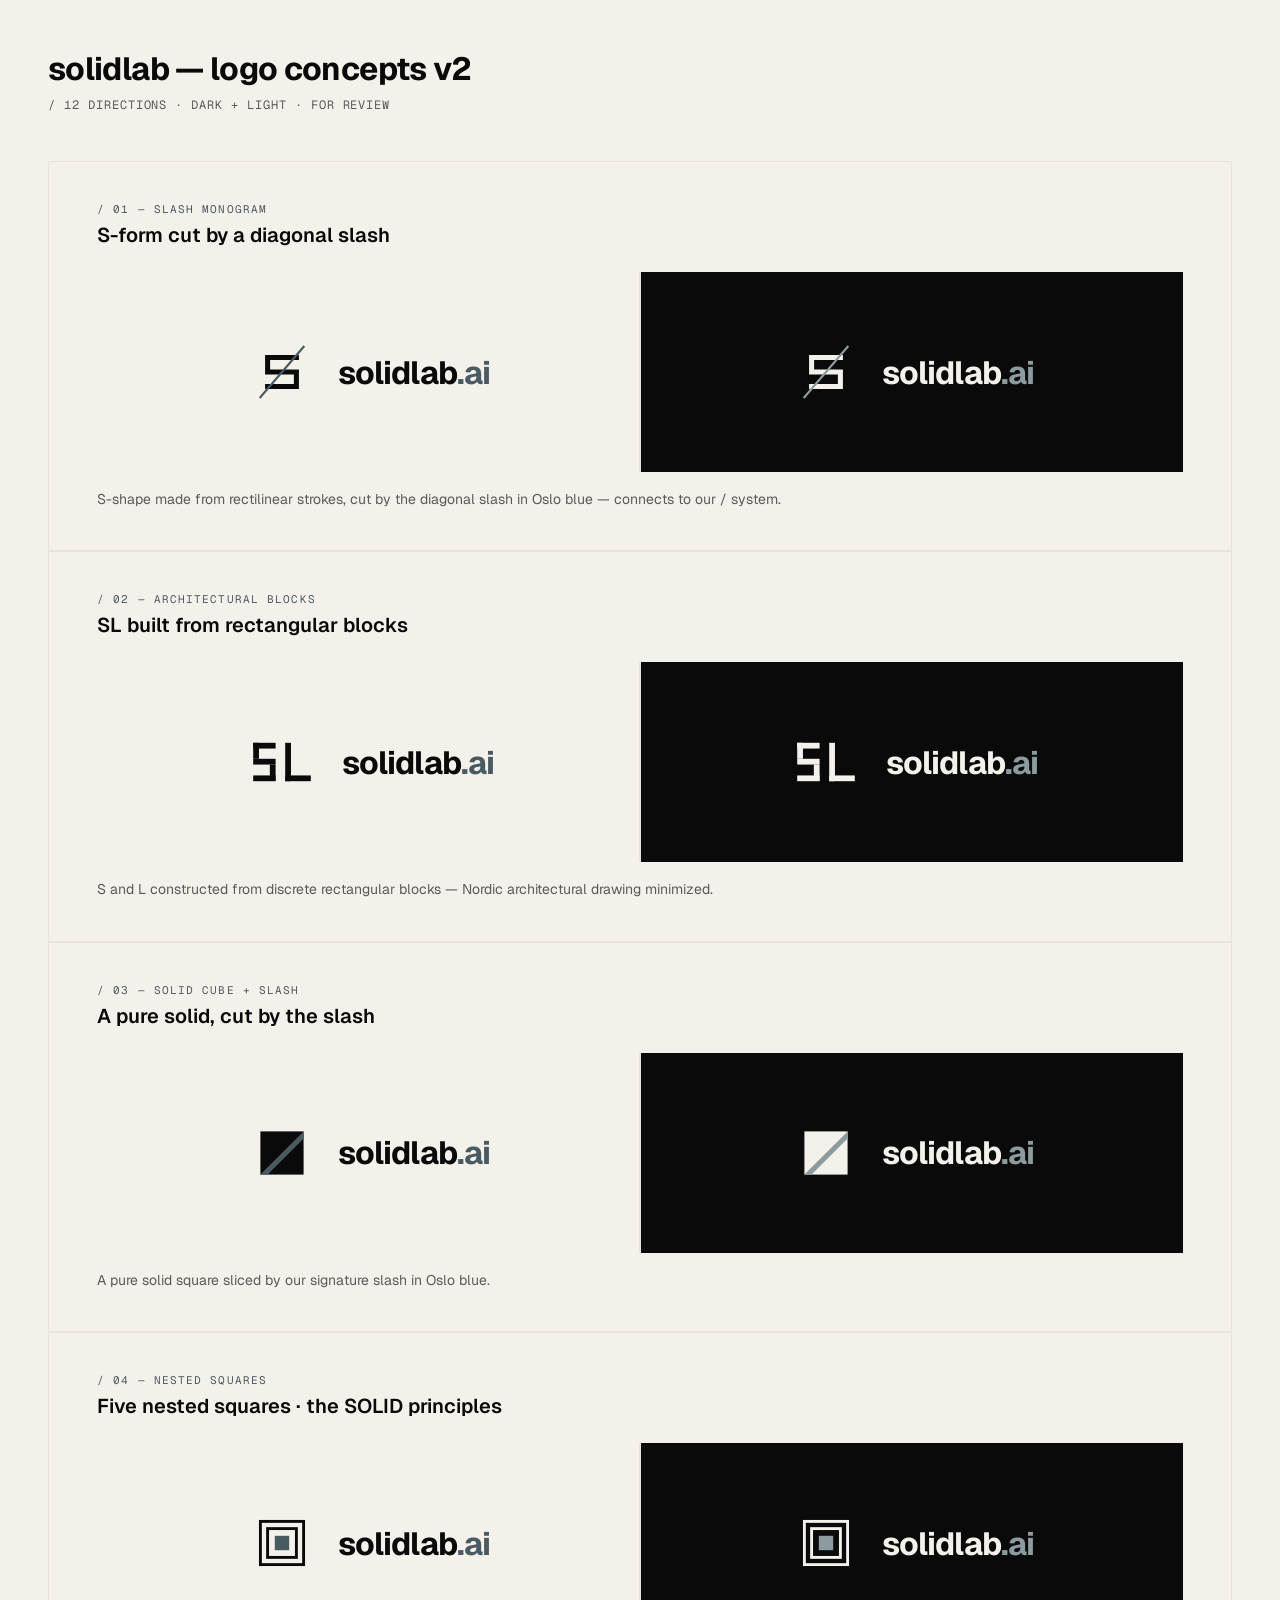
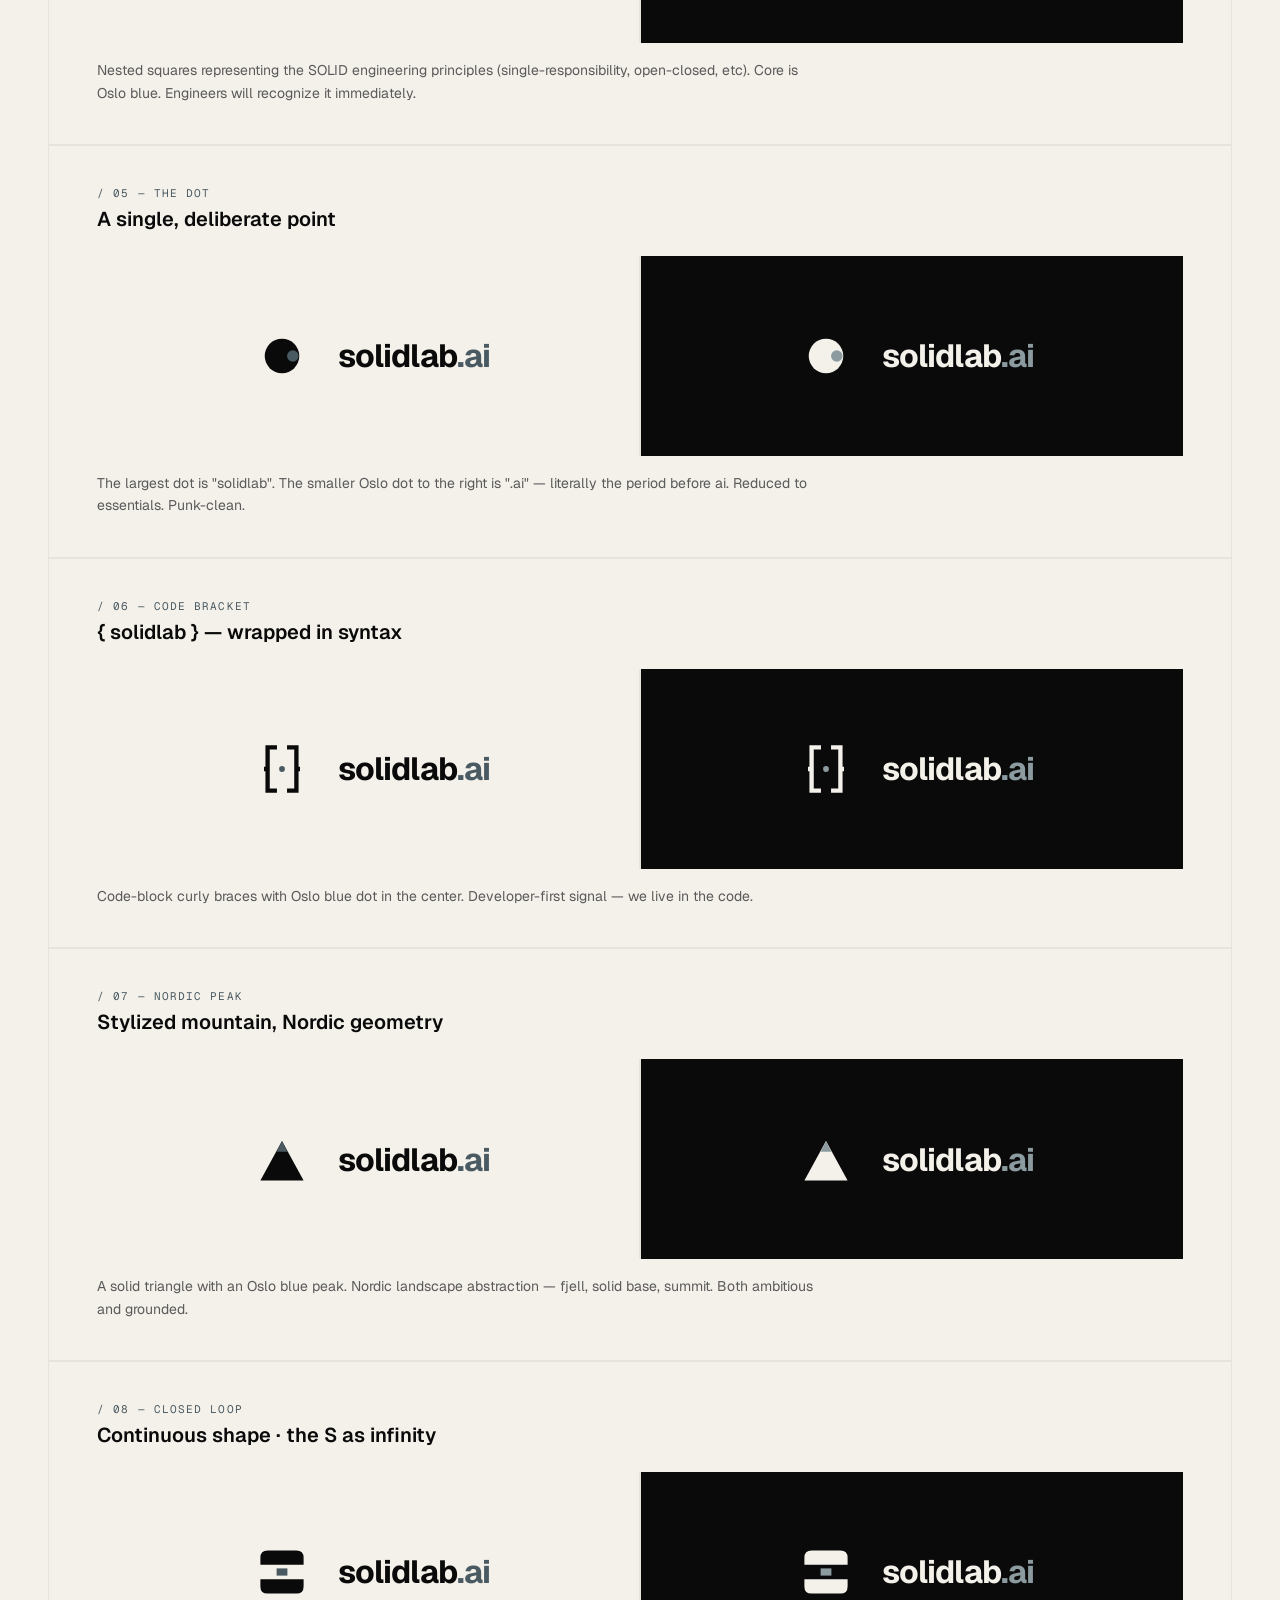
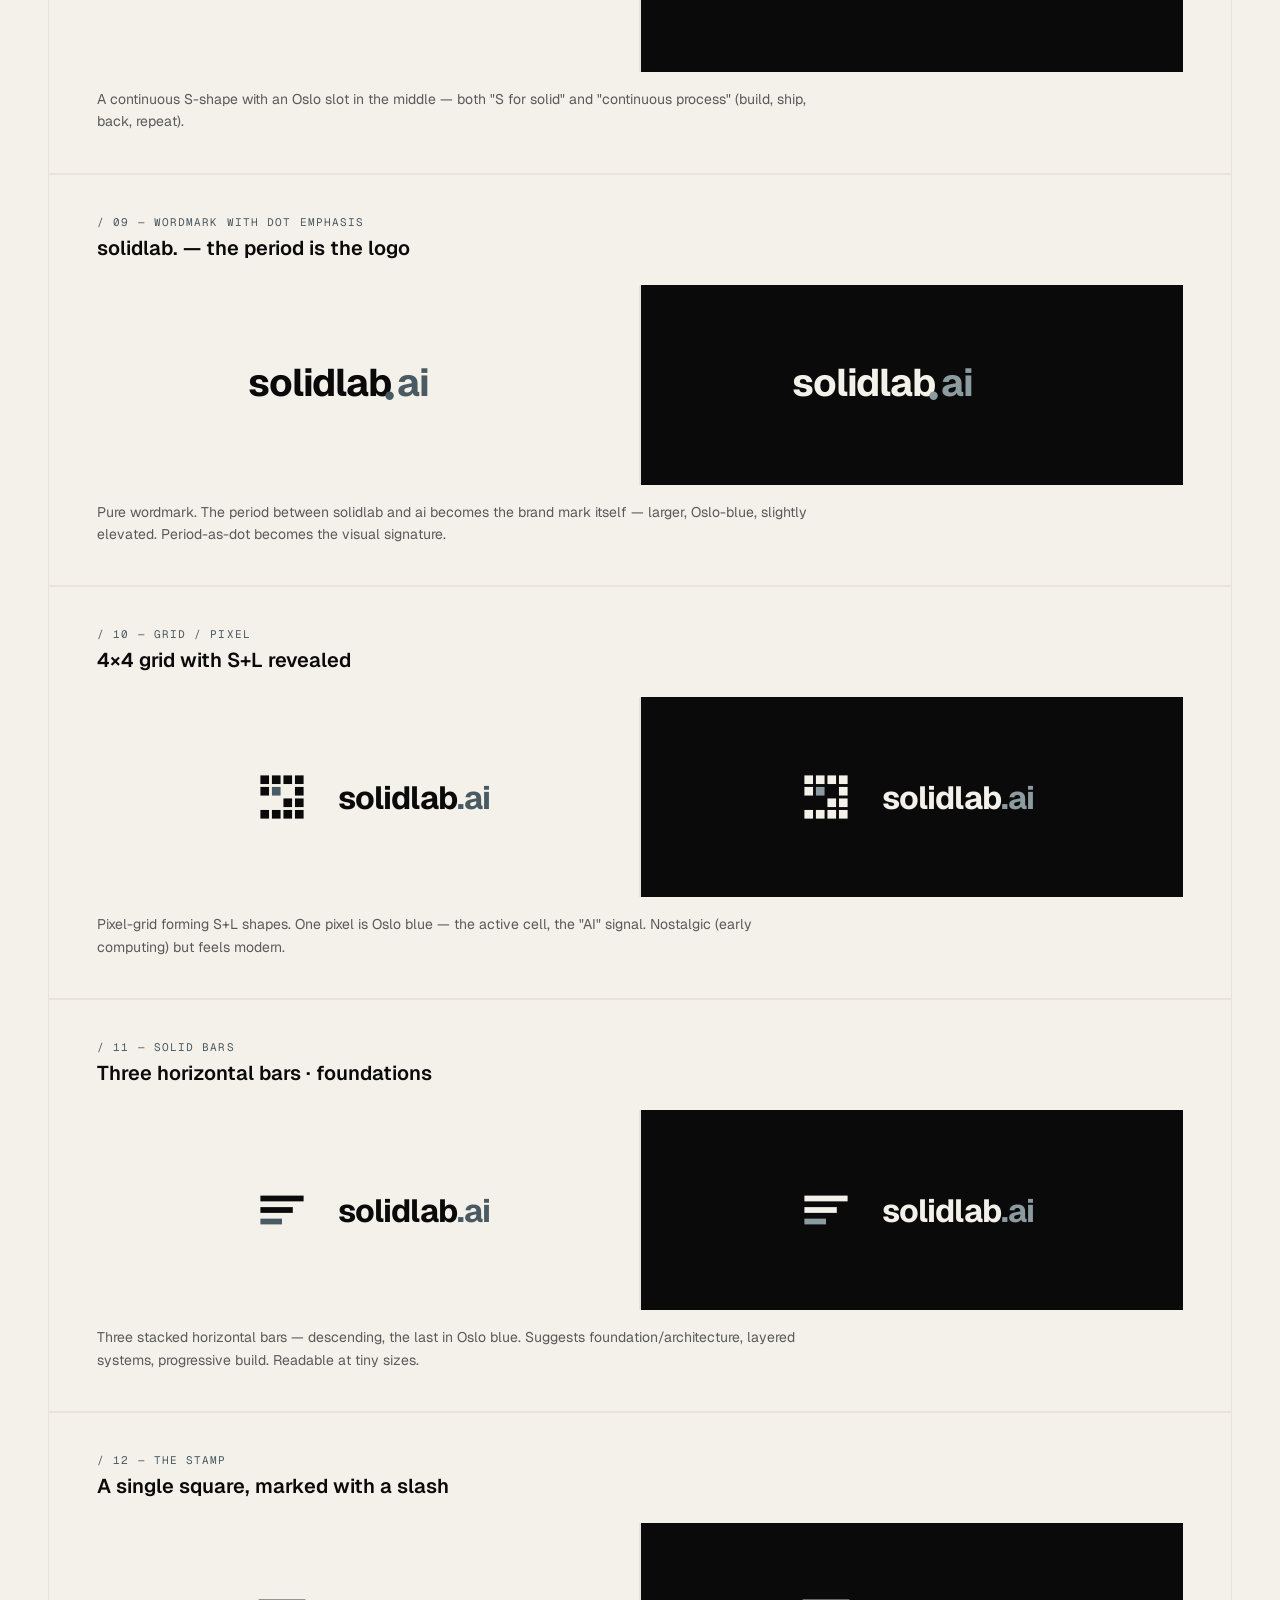
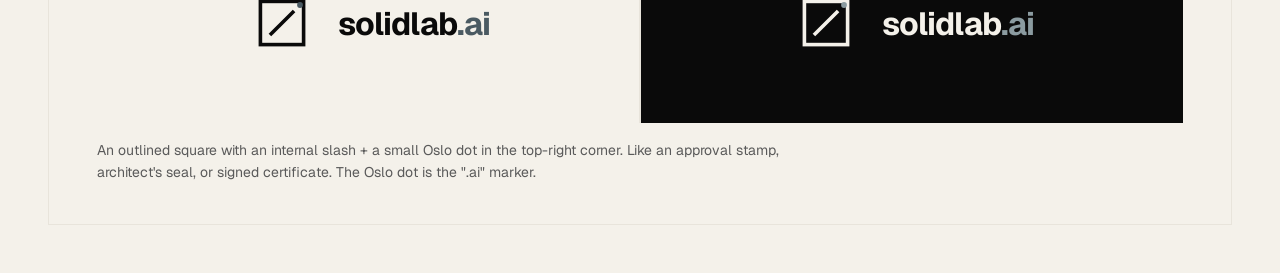
<file: logo-concepts/preview.html>
<!doctype html>
<html>
<head>
<meta charset="utf-8">
<title>solidlab — logo concepts v2</title>
<style>
@import url('https://fonts.googleapis.com/css2?family=Geist:wght@400;500;700&family=Geist+Mono&display=swap');
* { margin: 0; padding: 0; box-sizing: border-box; }
body {
  background: #F4F1EA;
  color: #0A0A0A;
  font-family: 'Geist', sans-serif;
  padding: 48px;
}
h1 { font-weight: 700; font-size: 32px; letter-spacing: -0.02em; margin-bottom: 8px; }
.sub { color: #5A5A5A; font-family: 'Geist Mono', monospace; font-size: 12px; letter-spacing: 0.08em; text-transform: uppercase; margin-bottom: 48px; }

.concepts { display: flex; flex-direction: column; gap: 2px; background: #E8E4DB; border: 1px solid #E8E4DB; }
.concept {
  background: #F4F1EA;
  padding: 40px 48px;
}
.concept__header { margin-bottom: 24px; }
.concept__label {
  font-family: 'Geist Mono', monospace;
  font-size: 11px;
  letter-spacing: 0.1em;
  text-transform: uppercase;
  color: #4A5A62;
  margin-bottom: 6px;
}
.concept__title { font-size: 20px; font-weight: 600; color: #0A0A0A; }

.showcase {
  display: grid;
  grid-template-columns: 1fr 1fr;
  gap: 2px;
  background: #E8E4DB;
}
.showcase__light, .showcase__dark {
  padding: 48px;
  display: flex; gap: 32px;
  align-items: center;
  justify-content: center;
  min-height: 200px;
}
.showcase__light { background: #F4F1EA; }
.showcase__dark { background: #0A0A0A; }

.mark-wordmark {
  display: flex; align-items: center; gap: 20px;
}
.wordmark-text {
  font-family: 'Geist', sans-serif;
  font-weight: 700;
  font-size: 32px;
  letter-spacing: -0.03em;
  color: #0A0A0A;
}
.wordmark-text .ai { color: #4A5A62; }
.showcase__dark .wordmark-text { color: #F4F1EA; }
.showcase__dark .wordmark-text .ai { color: #8B9BA0; }

.desc { font-size: 14px; line-height: 1.6; color: #5A5A5A; margin-top: 16px; max-width: 720px; }
</style>
</head>
<body>

<h1>solidlab — logo concepts v2</h1>
<div class="sub">/ 12 directions · dark + light · for review</div>

<div class="concepts">

  <!-- 01: Slash monogram (prior) -->
  <div class="concept">
    <div class="concept__header">
      <div class="concept__label">/ 01 — slash monogram</div>
      <div class="concept__title">S-form cut by a diagonal slash</div>
    </div>
    <div class="showcase">
      <div class="showcase__light">
        <div class="mark-wordmark">
          <svg viewBox="0 0 200 200" width="72" height="72" xmlns="http://www.w3.org/2000/svg">
            <path d="M 60 60 L 140 60 M 60 60 L 60 100 L 140 100 M 140 100 L 140 140 L 60 140" fill="none" stroke="#0A0A0A" stroke-width="14" stroke-linecap="square"/>
            <line x1="40" y1="170" x2="160" y2="30" stroke="#4A5A62" stroke-width="6" stroke-linecap="square"/>
          </svg>
          <div class="wordmark-text">solidlab<span class="ai">.ai</span></div>
        </div>
      </div>
      <div class="showcase__dark">
        <div class="mark-wordmark">
          <svg viewBox="0 0 200 200" width="72" height="72" xmlns="http://www.w3.org/2000/svg">
            <path d="M 60 60 L 140 60 M 60 60 L 60 100 L 140 100 M 140 100 L 140 140 L 60 140" fill="none" stroke="#F4F1EA" stroke-width="14" stroke-linecap="square"/>
            <line x1="40" y1="170" x2="160" y2="30" stroke="#8B9BA0" stroke-width="6" stroke-linecap="square"/>
          </svg>
          <div class="wordmark-text">solidlab<span class="ai">.ai</span></div>
        </div>
      </div>
    </div>
    <div class="desc">S-shape made from rectilinear strokes, cut by the diagonal slash in Oslo blue — connects to our / system.</div>
  </div>

  <!-- 02: Architectural blocks (prior) -->
  <div class="concept">
    <div class="concept__header">
      <div class="concept__label">/ 02 — architectural blocks</div>
      <div class="concept__title">SL built from rectangular blocks</div>
    </div>
    <div class="showcase">
      <div class="showcase__light">
        <div class="mark-wordmark">
          <svg viewBox="0 0 240 200" width="80" height="64" xmlns="http://www.w3.org/2000/svg">
            <rect x="30" y="40" width="70" height="18" fill="#0A0A0A"/>
            <rect x="30" y="40" width="18" height="50" fill="#0A0A0A"/>
            <rect x="30" y="90" width="70" height="18" fill="#0A0A0A"/>
            <rect x="82" y="108" width="18" height="50" fill="#0A0A0A"/>
            <rect x="30" y="142" width="70" height="18" fill="#0A0A0A"/>
            <rect x="130" y="40" width="18" height="120" fill="#0A0A0A"/>
            <rect x="130" y="142" width="80" height="18" fill="#0A0A0A"/>
          </svg>
          <div class="wordmark-text">solidlab<span class="ai">.ai</span></div>
        </div>
      </div>
      <div class="showcase__dark">
        <div class="mark-wordmark">
          <svg viewBox="0 0 240 200" width="80" height="64" xmlns="http://www.w3.org/2000/svg">
            <rect x="30" y="40" width="70" height="18" fill="#F4F1EA"/>
            <rect x="30" y="40" width="18" height="50" fill="#F4F1EA"/>
            <rect x="30" y="90" width="70" height="18" fill="#F4F1EA"/>
            <rect x="82" y="108" width="18" height="50" fill="#F4F1EA"/>
            <rect x="30" y="142" width="70" height="18" fill="#F4F1EA"/>
            <rect x="130" y="40" width="18" height="120" fill="#F4F1EA"/>
            <rect x="130" y="142" width="80" height="18" fill="#F4F1EA"/>
          </svg>
          <div class="wordmark-text">solidlab<span class="ai">.ai</span></div>
        </div>
      </div>
    </div>
    <div class="desc">S and L constructed from discrete rectangular blocks — Nordic architectural drawing minimized.</div>
  </div>

  <!-- 03: Solid cube + slash (prior) -->
  <div class="concept">
    <div class="concept__header">
      <div class="concept__label">/ 03 — solid cube + slash</div>
      <div class="concept__title">A pure solid, cut by the slash</div>
    </div>
    <div class="showcase">
      <div class="showcase__light">
        <div class="mark-wordmark">
          <svg viewBox="0 0 200 200" width="72" height="72" xmlns="http://www.w3.org/2000/svg">
            <rect x="40" y="40" width="120" height="120" fill="#0A0A0A"/>
            <polygon points="40,160 160,40 160,60 60,160" fill="#4A5A62"/>
          </svg>
          <div class="wordmark-text">solidlab<span class="ai">.ai</span></div>
        </div>
      </div>
      <div class="showcase__dark">
        <div class="mark-wordmark">
          <svg viewBox="0 0 200 200" width="72" height="72" xmlns="http://www.w3.org/2000/svg">
            <rect x="40" y="40" width="120" height="120" fill="#F4F1EA"/>
            <polygon points="40,160 160,40 160,60 60,160" fill="#8B9BA0"/>
          </svg>
          <div class="wordmark-text">solidlab<span class="ai">.ai</span></div>
        </div>
      </div>
    </div>
    <div class="desc">A pure solid square sliced by our signature slash in Oslo blue.</div>
  </div>

  <!-- 04: Nested squares — SOLID principles -->
  <div class="concept">
    <div class="concept__header">
      <div class="concept__label">/ 04 — nested squares</div>
      <div class="concept__title">Five nested squares · the SOLID principles</div>
    </div>
    <div class="showcase">
      <div class="showcase__light">
        <div class="mark-wordmark">
          <svg viewBox="0 0 200 200" width="72" height="72" xmlns="http://www.w3.org/2000/svg">
            <rect x="40" y="40" width="120" height="120" fill="none" stroke="#0A0A0A" stroke-width="8"/>
            <rect x="60" y="60" width="80" height="80" fill="none" stroke="#0A0A0A" stroke-width="8"/>
            <rect x="80" y="80" width="40" height="40" fill="#4A5A62"/>
          </svg>
          <div class="wordmark-text">solidlab<span class="ai">.ai</span></div>
        </div>
      </div>
      <div class="showcase__dark">
        <div class="mark-wordmark">
          <svg viewBox="0 0 200 200" width="72" height="72" xmlns="http://www.w3.org/2000/svg">
            <rect x="40" y="40" width="120" height="120" fill="none" stroke="#F4F1EA" stroke-width="8"/>
            <rect x="60" y="60" width="80" height="80" fill="none" stroke="#F4F1EA" stroke-width="8"/>
            <rect x="80" y="80" width="40" height="40" fill="#8B9BA0"/>
          </svg>
          <div class="wordmark-text">solidlab<span class="ai">.ai</span></div>
        </div>
      </div>
    </div>
    <div class="desc">Nested squares representing the SOLID engineering principles (single-responsibility, open-closed, etc). Core is Oslo blue. Engineers will recognize it immediately.</div>
  </div>

  <!-- 05: The dot — AI + period -->
  <div class="concept">
    <div class="concept__header">
      <div class="concept__label">/ 05 — the dot</div>
      <div class="concept__title">A single, deliberate point</div>
    </div>
    <div class="showcase">
      <div class="showcase__light">
        <div class="mark-wordmark">
          <svg viewBox="0 0 200 200" width="72" height="72" xmlns="http://www.w3.org/2000/svg">
            <circle cx="100" cy="100" r="48" fill="#0A0A0A"/>
            <circle cx="130" cy="100" r="16" fill="#4A5A62"/>
          </svg>
          <div class="wordmark-text">solidlab<span class="ai">.ai</span></div>
        </div>
      </div>
      <div class="showcase__dark">
        <div class="mark-wordmark">
          <svg viewBox="0 0 200 200" width="72" height="72" xmlns="http://www.w3.org/2000/svg">
            <circle cx="100" cy="100" r="48" fill="#F4F1EA"/>
            <circle cx="130" cy="100" r="16" fill="#8B9BA0"/>
          </svg>
          <div class="wordmark-text">solidlab<span class="ai">.ai</span></div>
        </div>
      </div>
    </div>
    <div class="desc">The largest dot is "solidlab". The smaller Oslo dot to the right is ".ai" — literally the period before ai. Reduced to essentials. Punk-clean.</div>
  </div>

  <!-- 06: The bracket — code syntax -->
  <div class="concept">
    <div class="concept__header">
      <div class="concept__label">/ 06 — code bracket</div>
      <div class="concept__title">{ solidlab } — wrapped in syntax</div>
    </div>
    <div class="showcase">
      <div class="showcase__light">
        <div class="mark-wordmark">
          <svg viewBox="0 0 200 200" width="72" height="72" xmlns="http://www.w3.org/2000/svg">
            <path d="M 80 40 L 60 40 L 60 100 L 50 100 L 60 100 L 60 160 L 80 160" fill="none" stroke="#0A0A0A" stroke-width="12" stroke-linecap="square" stroke-linejoin="miter"/>
            <path d="M 120 40 L 140 40 L 140 100 L 150 100 L 140 100 L 140 160 L 120 160" fill="none" stroke="#0A0A0A" stroke-width="12" stroke-linecap="square" stroke-linejoin="miter"/>
            <circle cx="100" cy="100" r="8" fill="#4A5A62"/>
          </svg>
          <div class="wordmark-text">solidlab<span class="ai">.ai</span></div>
        </div>
      </div>
      <div class="showcase__dark">
        <div class="mark-wordmark">
          <svg viewBox="0 0 200 200" width="72" height="72" xmlns="http://www.w3.org/2000/svg">
            <path d="M 80 40 L 60 40 L 60 100 L 50 100 L 60 100 L 60 160 L 80 160" fill="none" stroke="#F4F1EA" stroke-width="12" stroke-linecap="square" stroke-linejoin="miter"/>
            <path d="M 120 40 L 140 40 L 140 100 L 150 100 L 140 100 L 140 160 L 120 160" fill="none" stroke="#F4F1EA" stroke-width="12" stroke-linecap="square" stroke-linejoin="miter"/>
            <circle cx="100" cy="100" r="8" fill="#8B9BA0"/>
          </svg>
          <div class="wordmark-text">solidlab<span class="ai">.ai</span></div>
        </div>
      </div>
    </div>
    <div class="desc">Code-block curly braces with Oslo blue dot in the center. Developer-first signal — we live in the code.</div>
  </div>

  <!-- 07: Mountain / peak -->
  <div class="concept">
    <div class="concept__header">
      <div class="concept__label">/ 07 — nordic peak</div>
      <div class="concept__title">Stylized mountain, Nordic geometry</div>
    </div>
    <div class="showcase">
      <div class="showcase__light">
        <div class="mark-wordmark">
          <svg viewBox="0 0 200 200" width="72" height="72" xmlns="http://www.w3.org/2000/svg">
            <polygon points="40,160 100,50 160,160" fill="#0A0A0A"/>
            <polygon points="85,80 100,50 115,80" fill="#4A5A62"/>
          </svg>
          <div class="wordmark-text">solidlab<span class="ai">.ai</span></div>
        </div>
      </div>
      <div class="showcase__dark">
        <div class="mark-wordmark">
          <svg viewBox="0 0 200 200" width="72" height="72" xmlns="http://www.w3.org/2000/svg">
            <polygon points="40,160 100,50 160,160" fill="#F4F1EA"/>
            <polygon points="85,80 100,50 115,80" fill="#8B9BA0"/>
          </svg>
          <div class="wordmark-text">solidlab<span class="ai">.ai</span></div>
        </div>
      </div>
    </div>
    <div class="desc">A solid triangle with an Oslo blue peak. Nordic landscape abstraction — fjell, solid base, summit. Both ambitious and grounded.</div>
  </div>

  <!-- 08: Infinity-S -->
  <div class="concept">
    <div class="concept__header">
      <div class="concept__label">/ 08 — closed loop</div>
      <div class="concept__title">Continuous shape · the S as infinity</div>
    </div>
    <div class="showcase">
      <div class="showcase__light">
        <div class="mark-wordmark">
          <svg viewBox="0 0 200 200" width="72" height="72" xmlns="http://www.w3.org/2000/svg">
            <path d="M 40 80 L 40 60 Q 40 40 60 40 L 140 40 Q 160 40 160 60 L 160 80 L 40 80 M 40 120 L 160 120 L 160 140 Q 160 160 140 160 L 60 160 Q 40 160 40 140 Z" fill="#0A0A0A"/>
            <rect x="85" y="90" width="30" height="20" fill="#4A5A62"/>
          </svg>
          <div class="wordmark-text">solidlab<span class="ai">.ai</span></div>
        </div>
      </div>
      <div class="showcase__dark">
        <div class="mark-wordmark">
          <svg viewBox="0 0 200 200" width="72" height="72" xmlns="http://www.w3.org/2000/svg">
            <path d="M 40 80 L 40 60 Q 40 40 60 40 L 140 40 Q 160 40 160 60 L 160 80 L 40 80 M 40 120 L 160 120 L 160 140 Q 160 160 140 160 L 60 160 Q 40 160 40 140 Z" fill="#F4F1EA"/>
            <rect x="85" y="90" width="30" height="20" fill="#8B9BA0"/>
          </svg>
          <div class="wordmark-text">solidlab<span class="ai">.ai</span></div>
        </div>
      </div>
    </div>
    <div class="desc">A continuous S-shape with an Oslo slot in the middle — both "S for solid" and "continuous process" (build, ship, back, repeat).</div>
  </div>

  <!-- 09: Typography-only — solid dot -->
  <div class="concept">
    <div class="concept__header">
      <div class="concept__label">/ 09 — wordmark with dot emphasis</div>
      <div class="concept__title">solidlab. — the period is the logo</div>
    </div>
    <div class="showcase">
      <div class="showcase__light">
        <div class="mark-wordmark">
          <svg viewBox="0 0 400 80" width="240" height="48" xmlns="http://www.w3.org/2000/svg">
            <text x="0" y="58" style="font-family:'Geist',sans-serif;font-weight:700;font-size:64px;letter-spacing:-0.03em" fill="#0A0A0A">solidlab</text>
            <circle cx="236" cy="58" r="7" fill="#4A5A62"/>
            <text x="248" y="58" style="font-family:'Geist',sans-serif;font-weight:700;font-size:64px;letter-spacing:-0.03em" fill="#4A5A62">ai</text>
          </svg>
        </div>
      </div>
      <div class="showcase__dark">
        <div class="mark-wordmark">
          <svg viewBox="0 0 400 80" width="240" height="48" xmlns="http://www.w3.org/2000/svg">
            <text x="0" y="58" style="font-family:'Geist',sans-serif;font-weight:700;font-size:64px;letter-spacing:-0.03em" fill="#F4F1EA">solidlab</text>
            <circle cx="236" cy="58" r="7" fill="#8B9BA0"/>
            <text x="248" y="58" style="font-family:'Geist',sans-serif;font-weight:700;font-size:64px;letter-spacing:-0.03em" fill="#8B9BA0">ai</text>
          </svg>
        </div>
      </div>
    </div>
    <div class="desc">Pure wordmark. The period between solidlab and ai becomes the brand mark itself — larger, Oslo-blue, slightly elevated. Period-as-dot becomes the visual signature.</div>
  </div>

  <!-- 10: Grid / pixel — tech identity -->
  <div class="concept">
    <div class="concept__header">
      <div class="concept__label">/ 10 — grid / pixel</div>
      <div class="concept__title">4×4 grid with S+L revealed</div>
    </div>
    <div class="showcase">
      <div class="showcase__light">
        <div class="mark-wordmark">
          <svg viewBox="0 0 200 200" width="72" height="72" xmlns="http://www.w3.org/2000/svg">
            <g fill="#0A0A0A">
              <rect x="40" y="40" width="24" height="24"/>
              <rect x="72" y="40" width="24" height="24"/>
              <rect x="104" y="40" width="24" height="24"/>
              <rect x="40" y="72" width="24" height="24"/>
              <rect x="104" y="104" width="24" height="24"/>
              <rect x="40" y="136" width="24" height="24"/>
              <rect x="72" y="136" width="24" height="24"/>
              <rect x="104" y="136" width="24" height="24"/>
              <rect x="136" y="136" width="24" height="24"/>
              <rect x="136" y="40" width="24" height="24"/>
              <rect x="136" y="72" width="24" height="24"/>
              <rect x="136" y="104" width="24" height="24"/>
            </g>
            <rect x="72" y="72" width="24" height="24" fill="#4A5A62"/>
          </svg>
          <div class="wordmark-text">solidlab<span class="ai">.ai</span></div>
        </div>
      </div>
      <div class="showcase__dark">
        <div class="mark-wordmark">
          <svg viewBox="0 0 200 200" width="72" height="72" xmlns="http://www.w3.org/2000/svg">
            <g fill="#F4F1EA">
              <rect x="40" y="40" width="24" height="24"/>
              <rect x="72" y="40" width="24" height="24"/>
              <rect x="104" y="40" width="24" height="24"/>
              <rect x="40" y="72" width="24" height="24"/>
              <rect x="104" y="104" width="24" height="24"/>
              <rect x="40" y="136" width="24" height="24"/>
              <rect x="72" y="136" width="24" height="24"/>
              <rect x="104" y="136" width="24" height="24"/>
              <rect x="136" y="136" width="24" height="24"/>
              <rect x="136" y="40" width="24" height="24"/>
              <rect x="136" y="72" width="24" height="24"/>
              <rect x="136" y="104" width="24" height="24"/>
            </g>
            <rect x="72" y="72" width="24" height="24" fill="#8B9BA0"/>
          </svg>
          <div class="wordmark-text">solidlab<span class="ai">.ai</span></div>
        </div>
      </div>
    </div>
    <div class="desc">Pixel-grid forming S+L shapes. One pixel is Oslo blue — the active cell, the "AI" signal. Nostalgic (early computing) but feels modern.</div>
  </div>

  <!-- 11: Horizontal bars — equalizer / solid lines -->
  <div class="concept">
    <div class="concept__header">
      <div class="concept__label">/ 11 — solid bars</div>
      <div class="concept__title">Three horizontal bars · foundations</div>
    </div>
    <div class="showcase">
      <div class="showcase__light">
        <div class="mark-wordmark">
          <svg viewBox="0 0 200 200" width="72" height="72" xmlns="http://www.w3.org/2000/svg">
            <rect x="40" y="60" width="120" height="16" fill="#0A0A0A"/>
            <rect x="40" y="92" width="90" height="16" fill="#0A0A0A"/>
            <rect x="40" y="124" width="60" height="16" fill="#4A5A62"/>
          </svg>
          <div class="wordmark-text">solidlab<span class="ai">.ai</span></div>
        </div>
      </div>
      <div class="showcase__dark">
        <div class="mark-wordmark">
          <svg viewBox="0 0 200 200" width="72" height="72" xmlns="http://www.w3.org/2000/svg">
            <rect x="40" y="60" width="120" height="16" fill="#F4F1EA"/>
            <rect x="40" y="92" width="90" height="16" fill="#F4F1EA"/>
            <rect x="40" y="124" width="60" height="16" fill="#8B9BA0"/>
          </svg>
          <div class="wordmark-text">solidlab<span class="ai">.ai</span></div>
        </div>
      </div>
    </div>
    <div class="desc">Three stacked horizontal bars — descending, the last in Oslo blue. Suggests foundation/architecture, layered systems, progressive build. Readable at tiny sizes.</div>
  </div>

  <!-- 12: The equals / layers — solid + layer meaning -->
  <div class="concept">
    <div class="concept__header">
      <div class="concept__label">/ 12 — the stamp</div>
      <div class="concept__title">A single square, marked with a slash</div>
    </div>
    <div class="showcase">
      <div class="showcase__light">
        <div class="mark-wordmark">
          <svg viewBox="0 0 200 200" width="72" height="72" xmlns="http://www.w3.org/2000/svg">
            <rect x="40" y="40" width="120" height="120" fill="none" stroke="#0A0A0A" stroke-width="10"/>
            <line x1="70" y1="130" x2="130" y2="70" stroke="#0A0A0A" stroke-width="10" stroke-linecap="square"/>
            <circle cx="150" cy="50" r="8" fill="#4A5A62"/>
          </svg>
          <div class="wordmark-text">solidlab<span class="ai">.ai</span></div>
        </div>
      </div>
      <div class="showcase__dark">
        <div class="mark-wordmark">
          <svg viewBox="0 0 200 200" width="72" height="72" xmlns="http://www.w3.org/2000/svg">
            <rect x="40" y="40" width="120" height="120" fill="none" stroke="#F4F1EA" stroke-width="10"/>
            <line x1="70" y1="130" x2="130" y2="70" stroke="#F4F1EA" stroke-width="10" stroke-linecap="square"/>
            <circle cx="150" cy="50" r="8" fill="#8B9BA0"/>
          </svg>
          <div class="wordmark-text">solidlab<span class="ai">.ai</span></div>
        </div>
      </div>
    </div>
    <div class="desc">An outlined square with an internal slash + a small Oslo dot in the top-right corner. Like an approval stamp, architect's seal, or signed certificate. The Oslo dot is the ".ai" marker.</div>
  </div>

</div>

</body>
</html>
</file>
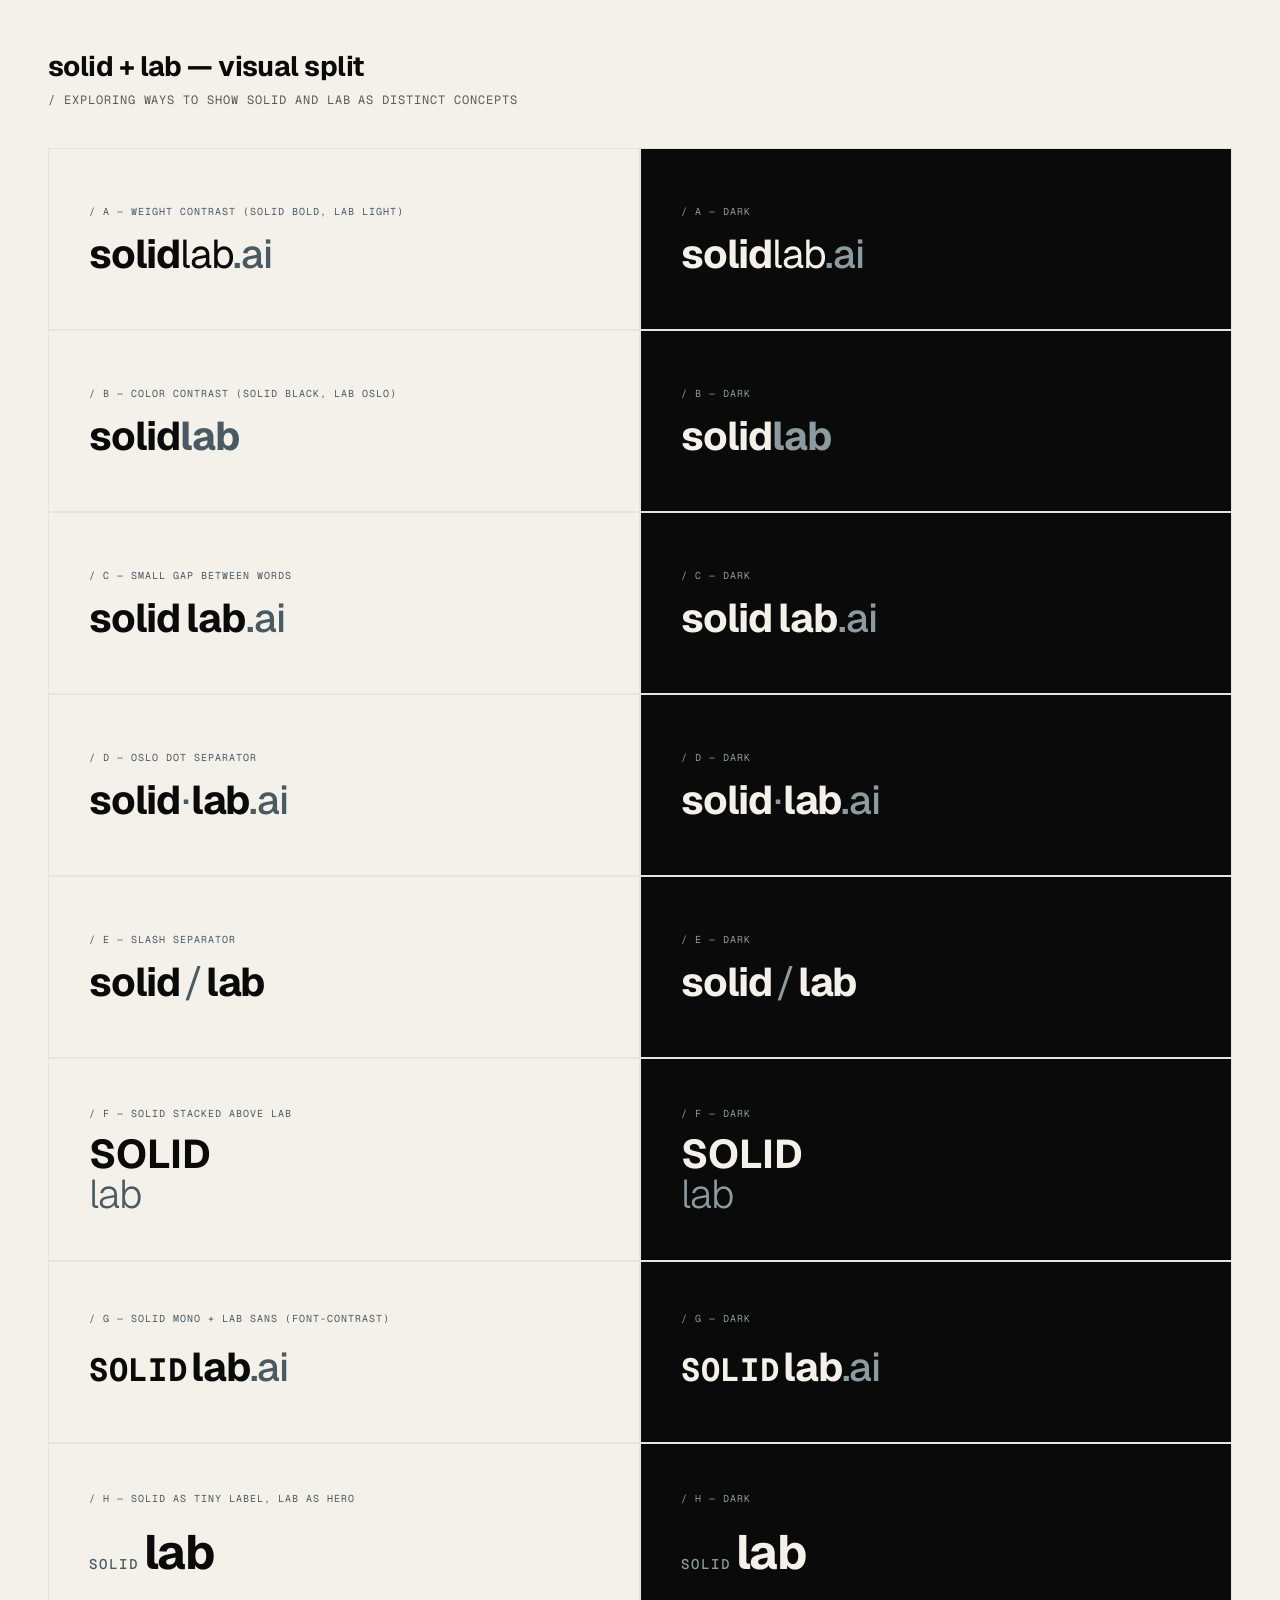
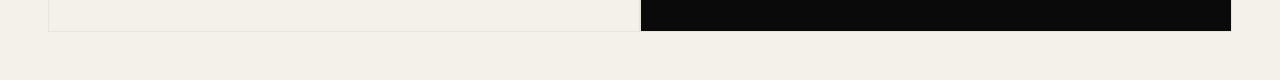
<file: logo-concepts/wordmark-split.html>
<!doctype html>
<html>
<head>
<meta charset="utf-8">
<title>solid + lab split test</title>
<style>
@import url('https://fonts.googleapis.com/css2?family=Geist:wght@300;400;500;600;700&family=Geist+Mono&display=swap');
* { margin: 0; padding: 0; box-sizing: border-box; }
body {
  background: #F4F1EA;
  color: #0A0A0A;
  font-family: 'Geist', sans-serif;
  padding: 48px;
}
h1 { font-weight: 700; font-size: 28px; letter-spacing: -0.02em; margin-bottom: 8px; }
.sub { color: #5A5A5A; font-family: 'Geist Mono', monospace; font-size: 12px; letter-spacing: 0.08em; text-transform: uppercase; margin-bottom: 40px; }

.test { display: flex; flex-direction: column; gap: 2px; background: #E8E4DB; border: 1px solid #E8E4DB; }

.row { display: grid; grid-template-columns: 1fr 1fr; gap: 2px; }
.cell {
  padding: 48px 40px;
  display: flex; flex-direction: column; gap: 16px;
  align-items: flex-start; justify-content: center;
  min-height: 180px;
}
.cell--light { background: #F4F1EA; }
.cell--dark { background: #0A0A0A; }

.label {
  font-family: 'Geist Mono', monospace;
  font-size: 10px;
  letter-spacing: 0.1em;
  text-transform: uppercase;
  color: #4A5A62;
}
.cell--dark .label { color: #8B9BA0; }

.wm { font-family: 'Geist', sans-serif; letter-spacing: -0.03em; font-size: 40px; line-height: 1; }

/* ===== Light ===== */
.cell--light .v { color: #0A0A0A; }

/* A — solid bold, lab lighter weight */
.v-a .solid { font-weight: 700; }
.v-a .lab { font-weight: 400; }
.v-a .ai { color: #4A5A62; font-weight: 500; }

/* B — solid dark, lab Oslo */
.v-b .solid { font-weight: 700; }
.v-b .lab { font-weight: 700; color: #4A5A62; }

/* C — gap between solid and lab */
.v-c .solid { font-weight: 700; }
.v-c .lab { font-weight: 700; margin-left: 0.15em; }
.v-c .ai { color: #4A5A62; font-weight: 500; margin-left: 0.05em; }

/* D — dot between */
.v-d .solid { font-weight: 700; }
.v-d .dot { color: #4A5A62; margin: 0 2px; }
.v-d .lab { font-weight: 700; }
.v-d .ai { color: #4A5A62; font-weight: 500; }

/* E — slash between */
.v-e .solid { font-weight: 700; }
.v-e .slash { color: #4A5A62; margin: 0 4px; font-weight: 400; }
.v-e .lab { font-weight: 700; }

/* F — stacked (SOLID / lab) */
.v-f { display: flex; flex-direction: column; gap: 4px; line-height: 0.9; }
.v-f .solid { font-weight: 700; font-size: 40px; letter-spacing: 0.01em; text-transform: uppercase; }
.v-f .lab { font-weight: 300; font-size: 40px; letter-spacing: -0.03em; color: #4A5A62; }

/* G — solid in mono, lab in sans */
.v-g .solid { font-family: 'Geist Mono', monospace; font-weight: 700; font-size: 32px; text-transform: uppercase; letter-spacing: 0.02em; }
.v-g .lab { font-family: 'Geist', sans-serif; font-weight: 700; font-size: 40px; letter-spacing: -0.03em; margin-left: 0.1em; }
.v-g .ai { color: #4A5A62; font-family: 'Geist', sans-serif; font-weight: 500; font-size: 40px; letter-spacing: -0.03em; }

/* H — SOLID uppercase small, lab large lowercase */
.v-h .solid { font-family: 'Geist Mono', monospace; font-weight: 500; font-size: 14px; letter-spacing: 0.15em; text-transform: uppercase; color: #4A5A62; margin-right: 0.3em; vertical-align: baseline; }
.v-h .lab { font-weight: 700; font-size: 48px; letter-spacing: -0.03em; }

/* ===== Dark (invert) ===== */
.cell--dark .v { color: #F4F1EA; }
.cell--dark .v-a .ai { color: #8B9BA0; }
.cell--dark .v-b .lab { color: #8B9BA0; }
.cell--dark .v-c .ai { color: #8B9BA0; }
.cell--dark .v-d .dot { color: #8B9BA0; }
.cell--dark .v-d .ai { color: #8B9BA0; }
.cell--dark .v-e .slash { color: #8B9BA0; }
.cell--dark .v-f .lab { color: #8B9BA0; }
.cell--dark .v-g .ai { color: #8B9BA0; }
.cell--dark .v-h .solid { color: #8B9BA0; }
</style>
</head>
<body>

<h1>solid + lab — visual split</h1>
<div class="sub">/ exploring ways to show solid AND lab as distinct concepts</div>

<div class="test">

  <div class="row">
    <div class="cell cell--light">
      <div class="label">/ A — weight contrast (solid bold, lab light)</div>
      <div class="wm v v-a"><span class="solid">solid</span><span class="lab">lab</span><span class="ai">.ai</span></div>
    </div>
    <div class="cell cell--dark">
      <div class="label">/ A — dark</div>
      <div class="wm v v-a"><span class="solid">solid</span><span class="lab">lab</span><span class="ai">.ai</span></div>
    </div>
  </div>

  <div class="row">
    <div class="cell cell--light">
      <div class="label">/ B — color contrast (solid black, lab Oslo)</div>
      <div class="wm v v-b"><span class="solid">solid</span><span class="lab">lab</span></div>
    </div>
    <div class="cell cell--dark">
      <div class="label">/ B — dark</div>
      <div class="wm v v-b"><span class="solid">solid</span><span class="lab">lab</span></div>
    </div>
  </div>

  <div class="row">
    <div class="cell cell--light">
      <div class="label">/ C — small gap between words</div>
      <div class="wm v v-c"><span class="solid">solid</span><span class="lab">lab</span><span class="ai">.ai</span></div>
    </div>
    <div class="cell cell--dark">
      <div class="label">/ C — dark</div>
      <div class="wm v v-c"><span class="solid">solid</span><span class="lab">lab</span><span class="ai">.ai</span></div>
    </div>
  </div>

  <div class="row">
    <div class="cell cell--light">
      <div class="label">/ D — Oslo dot separator</div>
      <div class="wm v v-d"><span class="solid">solid</span><span class="dot">·</span><span class="lab">lab</span><span class="ai">.ai</span></div>
    </div>
    <div class="cell cell--dark">
      <div class="label">/ D — dark</div>
      <div class="wm v v-d"><span class="solid">solid</span><span class="dot">·</span><span class="lab">lab</span><span class="ai">.ai</span></div>
    </div>
  </div>

  <div class="row">
    <div class="cell cell--light">
      <div class="label">/ E — slash separator</div>
      <div class="wm v v-e"><span class="solid">solid</span><span class="slash">/</span><span class="lab">lab</span></div>
    </div>
    <div class="cell cell--dark">
      <div class="label">/ E — dark</div>
      <div class="wm v v-e"><span class="solid">solid</span><span class="slash">/</span><span class="lab">lab</span></div>
    </div>
  </div>

  <div class="row">
    <div class="cell cell--light">
      <div class="label">/ F — SOLID stacked above lab</div>
      <div class="v v-f"><span class="solid">SOLID</span><span class="lab">lab</span></div>
    </div>
    <div class="cell cell--dark">
      <div class="label">/ F — dark</div>
      <div class="v v-f"><span class="solid">SOLID</span><span class="lab">lab</span></div>
    </div>
  </div>

  <div class="row">
    <div class="cell cell--light">
      <div class="label">/ G — SOLID mono + lab sans (font-contrast)</div>
      <div class="v v-g"><span class="solid">SOLID</span><span class="lab">lab</span><span class="ai">.ai</span></div>
    </div>
    <div class="cell cell--dark">
      <div class="label">/ G — dark</div>
      <div class="v v-g"><span class="solid">SOLID</span><span class="lab">lab</span><span class="ai">.ai</span></div>
    </div>
  </div>

  <div class="row">
    <div class="cell cell--light">
      <div class="label">/ H — SOLID as tiny label, lab as hero</div>
      <div class="v v-h"><span class="solid">SOLID</span><span class="lab">lab</span></div>
    </div>
    <div class="cell cell--dark">
      <div class="label">/ H — dark</div>
      <div class="v v-h"><span class="solid">SOLID</span><span class="lab">lab</span></div>
    </div>
  </div>

</div>

</body>
</html>
</file>
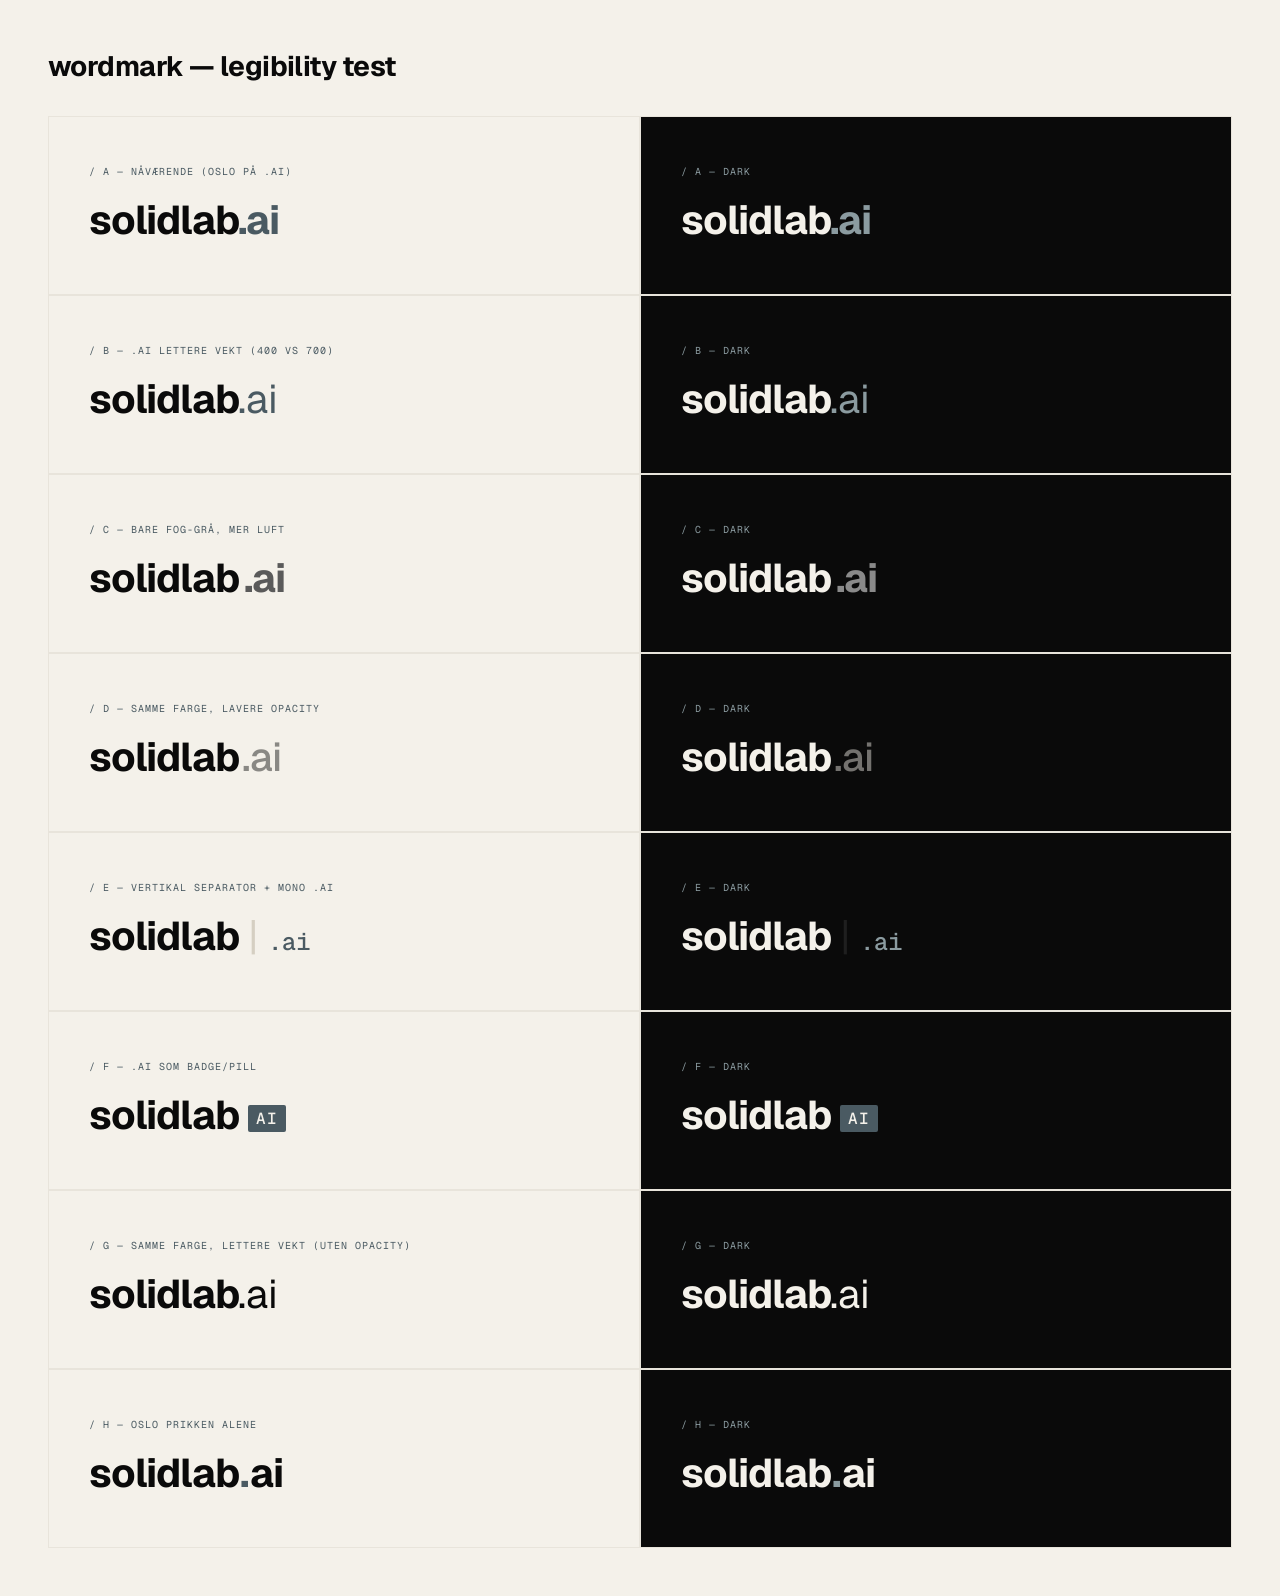
<file: logo-concepts/wordmark-test.html>
<!doctype html>
<html>
<head>
<meta charset="utf-8">
<title>wordmark legibility test</title>
<style>
@import url('https://fonts.googleapis.com/css2?family=Geist:wght@400;500;700&family=Geist+Mono&display=swap');
* { margin: 0; padding: 0; box-sizing: border-box; }
body {
  background: #F4F1EA;
  color: #0A0A0A;
  font-family: 'Geist', sans-serif;
  padding: 48px;
}
h1 { font-weight: 700; font-size: 28px; letter-spacing: -0.02em; margin-bottom: 32px; }

.test { display: flex; flex-direction: column; gap: 2px; background: #E8E4DB; border: 1px solid #E8E4DB; }

.row { display: grid; grid-template-columns: 1fr 1fr; gap: 2px; }
.cell {
  padding: 48px 40px;
  display: flex; flex-direction: column; gap: 16px;
  align-items: flex-start; justify-content: center;
  min-height: 160px;
}
.cell--light { background: #F4F1EA; }
.cell--dark { background: #0A0A0A; }

.label {
  font-family: 'Geist Mono', monospace;
  font-size: 10px;
  letter-spacing: 0.1em;
  text-transform: uppercase;
  color: #4A5A62;
}
.cell--dark .label { color: #8B9BA0; }

.wm { font-family: 'Geist', sans-serif; font-weight: 700; font-size: 40px; letter-spacing: -0.03em; }

/* light mode */
.cell--light .t1 { color: #0A0A0A; }
.cell--light .t1 .ai { color: #4A5A62; }

.cell--light .t2 { color: #0A0A0A; }
.cell--light .t2 .ai { color: #4A5A62; font-weight: 400; letter-spacing: -0.01em; }

.cell--light .t3 { color: #0A0A0A; }
.cell--light .t3 .ai { color: #5A5A5A; margin-left: 6px; }

.cell--light .t4 { color: #0A0A0A; }
.cell--light .t4 .ai { color: #0A0A0A; opacity: 0.45; margin-left: 4px; font-weight: 500; }

.cell--light .t5 { color: #0A0A0A; }
.cell--light .t5 .divider { color: #D5CFC2; margin: 0 10px; font-weight: 400; }
.cell--light .t5 .ai { font-family: 'Geist Mono', monospace; font-size: 24px; font-weight: 500; color: #4A5A62; letter-spacing: 0; }

.cell--light .t6 { color: #0A0A0A; }
.cell--light .t6 .ai-box {
  display: inline-block; padding: 3px 8px; margin-left: 10px;
  background: #4A5A62; color: #F4F1EA;
  font-family: 'Geist Mono', monospace; font-size: 16px; font-weight: 500;
  letter-spacing: 0.05em; text-transform: uppercase;
  vertical-align: middle; border-radius: 2px;
}

.cell--light .t7 { color: #0A0A0A; }
.cell--light .t7 .ai { color: #0A0A0A; font-weight: 400; letter-spacing: -0.01em; }

.cell--light .t8 { color: #0A0A0A; }
.cell--light .t8 .dot { color: #4A5A62; margin: 0 2px; }

/* dark mode — flip */
.cell--dark .t1 { color: #F4F1EA; }
.cell--dark .t1 .ai { color: #8B9BA0; }

.cell--dark .t2 { color: #F4F1EA; }
.cell--dark .t2 .ai { color: #8B9BA0; font-weight: 400; letter-spacing: -0.01em; }

.cell--dark .t3 { color: #F4F1EA; }
.cell--dark .t3 .ai { color: #8A8A8A; margin-left: 6px; }

.cell--dark .t4 { color: #F4F1EA; }
.cell--dark .t4 .ai { color: #F4F1EA; opacity: 0.45; margin-left: 4px; font-weight: 500; }

.cell--dark .t5 { color: #F4F1EA; }
.cell--dark .t5 .divider { color: #1F1F1F; margin: 0 10px; font-weight: 400; }
.cell--dark .t5 .ai { font-family: 'Geist Mono', monospace; font-size: 24px; font-weight: 500; color: #8B9BA0; letter-spacing: 0; }

.cell--dark .t6 { color: #F4F1EA; }
.cell--dark .t6 .ai-box {
  display: inline-block; padding: 3px 8px; margin-left: 10px;
  background: #4A5A62; color: #F4F1EA;
  font-family: 'Geist Mono', monospace; font-size: 16px; font-weight: 500;
  letter-spacing: 0.05em; text-transform: uppercase;
  vertical-align: middle; border-radius: 2px;
}

.cell--dark .t7 { color: #F4F1EA; }
.cell--dark .t7 .ai { color: #F4F1EA; font-weight: 400; letter-spacing: -0.01em; }

.cell--dark .t8 { color: #F4F1EA; }
.cell--dark .t8 .dot { color: #8B9BA0; margin: 0 2px; }
</style>
</head>
<body>

<h1>wordmark — legibility test</h1>

<div class="test">

  <div class="row">
    <div class="cell cell--light">
      <div class="label">/ A — nåværende (Oslo på .ai)</div>
      <div class="wm t1">solidlab<span class="ai">.ai</span></div>
    </div>
    <div class="cell cell--dark">
      <div class="label">/ A — dark</div>
      <div class="wm t1">solidlab<span class="ai">.ai</span></div>
    </div>
  </div>

  <div class="row">
    <div class="cell cell--light">
      <div class="label">/ B — .ai lettere vekt (400 vs 700)</div>
      <div class="wm t2">solidlab<span class="ai">.ai</span></div>
    </div>
    <div class="cell cell--dark">
      <div class="label">/ B — dark</div>
      <div class="wm t2">solidlab<span class="ai">.ai</span></div>
    </div>
  </div>

  <div class="row">
    <div class="cell cell--light">
      <div class="label">/ C — bare Fog-grå, mer luft</div>
      <div class="wm t3">solidlab<span class="ai">.ai</span></div>
    </div>
    <div class="cell cell--dark">
      <div class="label">/ C — dark</div>
      <div class="wm t3">solidlab<span class="ai">.ai</span></div>
    </div>
  </div>

  <div class="row">
    <div class="cell cell--light">
      <div class="label">/ D — samme farge, lavere opacity</div>
      <div class="wm t4">solidlab<span class="ai">.ai</span></div>
    </div>
    <div class="cell cell--dark">
      <div class="label">/ D — dark</div>
      <div class="wm t4">solidlab<span class="ai">.ai</span></div>
    </div>
  </div>

  <div class="row">
    <div class="cell cell--light">
      <div class="label">/ E — vertikal separator + mono .ai</div>
      <div class="wm t5">solidlab<span class="divider">|</span><span class="ai">.ai</span></div>
    </div>
    <div class="cell cell--dark">
      <div class="label">/ E — dark</div>
      <div class="wm t5">solidlab<span class="divider">|</span><span class="ai">.ai</span></div>
    </div>
  </div>

  <div class="row">
    <div class="cell cell--light">
      <div class="label">/ F — .AI som badge/pill</div>
      <div class="wm t6">solidlab<span class="ai-box">AI</span></div>
    </div>
    <div class="cell cell--dark">
      <div class="label">/ F — dark</div>
      <div class="wm t6">solidlab<span class="ai-box">AI</span></div>
    </div>
  </div>

  <div class="row">
    <div class="cell cell--light">
      <div class="label">/ G — samme farge, lettere vekt (uten opacity)</div>
      <div class="wm t7">solidlab<span class="ai">.ai</span></div>
    </div>
    <div class="cell cell--dark">
      <div class="label">/ G — dark</div>
      <div class="wm t7">solidlab<span class="ai">.ai</span></div>
    </div>
  </div>

  <div class="row">
    <div class="cell cell--light">
      <div class="label">/ H — Oslo prikken alene</div>
      <div class="wm t8">solidlab<span class="dot">.</span>ai</div>
    </div>
    <div class="cell cell--dark">
      <div class="label">/ H — dark</div>
      <div class="wm t8">solidlab<span class="dot">.</span>ai</div>
    </div>
  </div>

</div>

</body>
</html>
</file>
